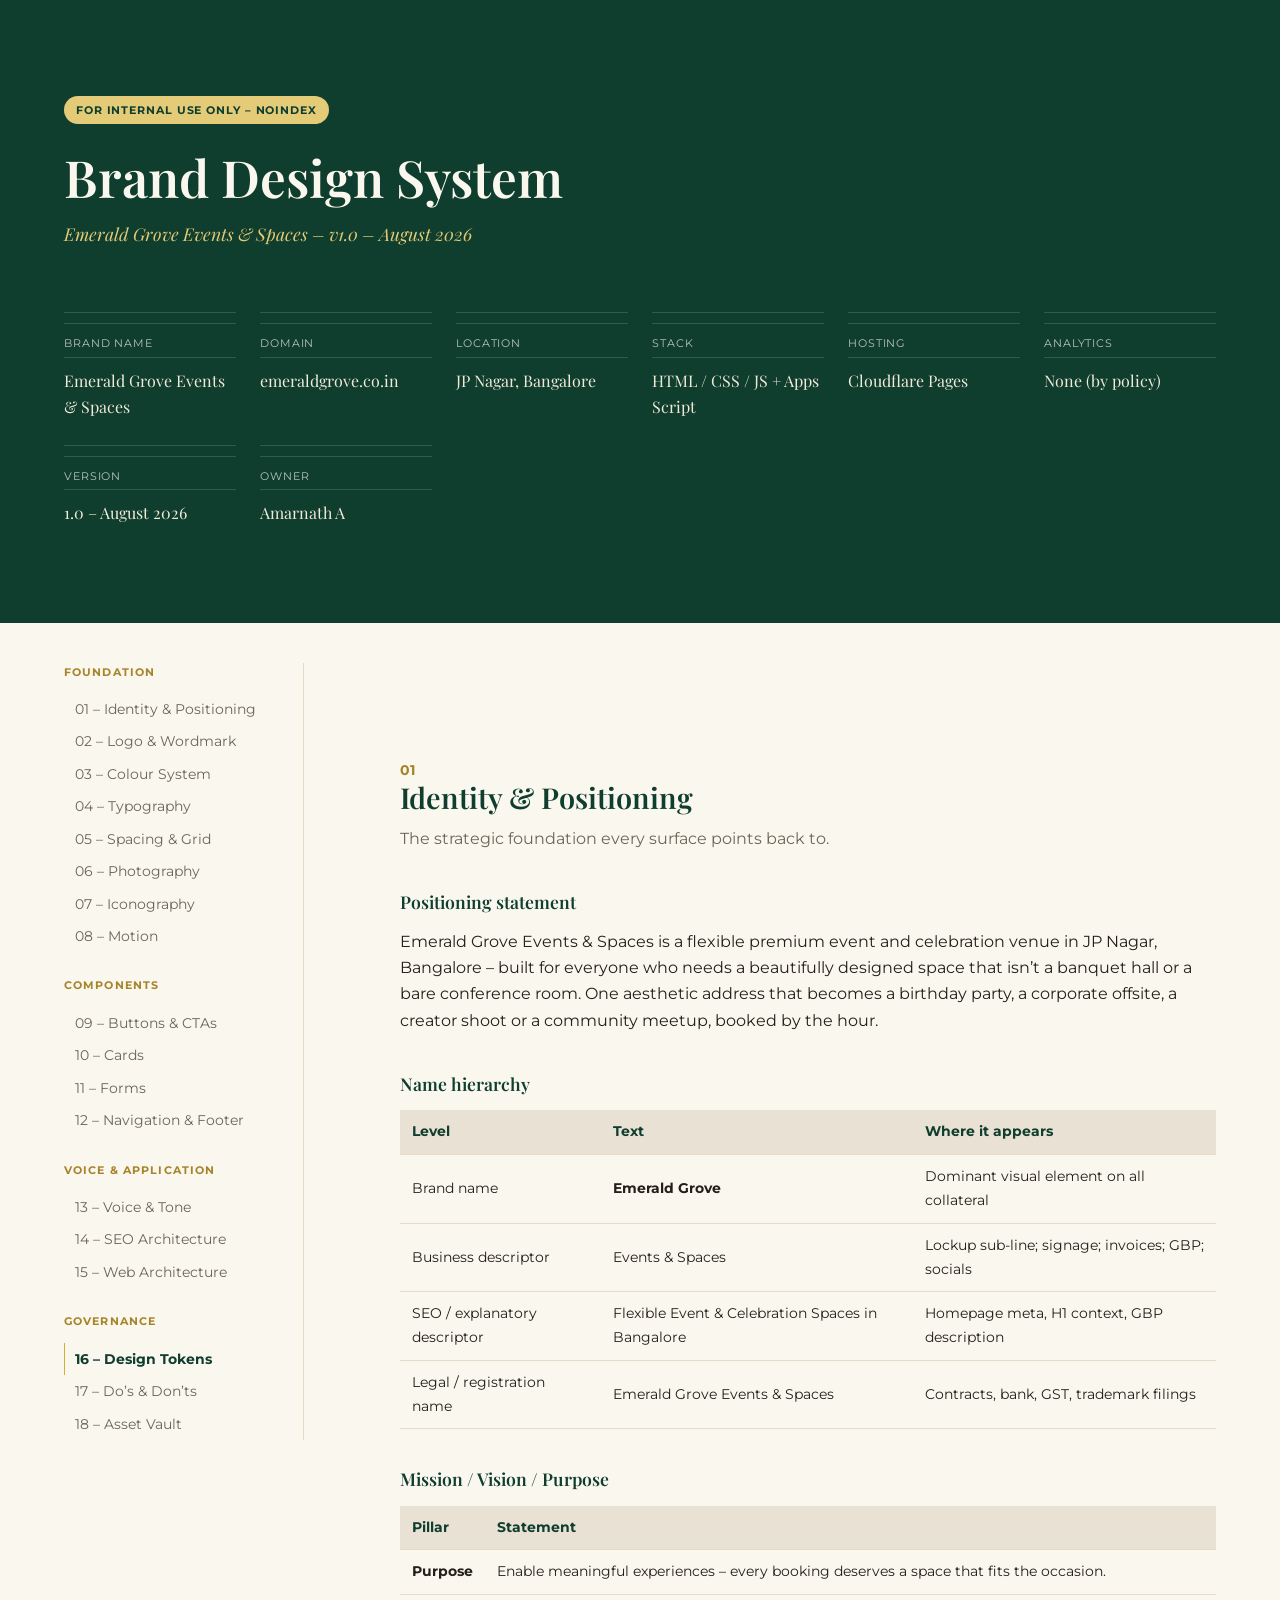
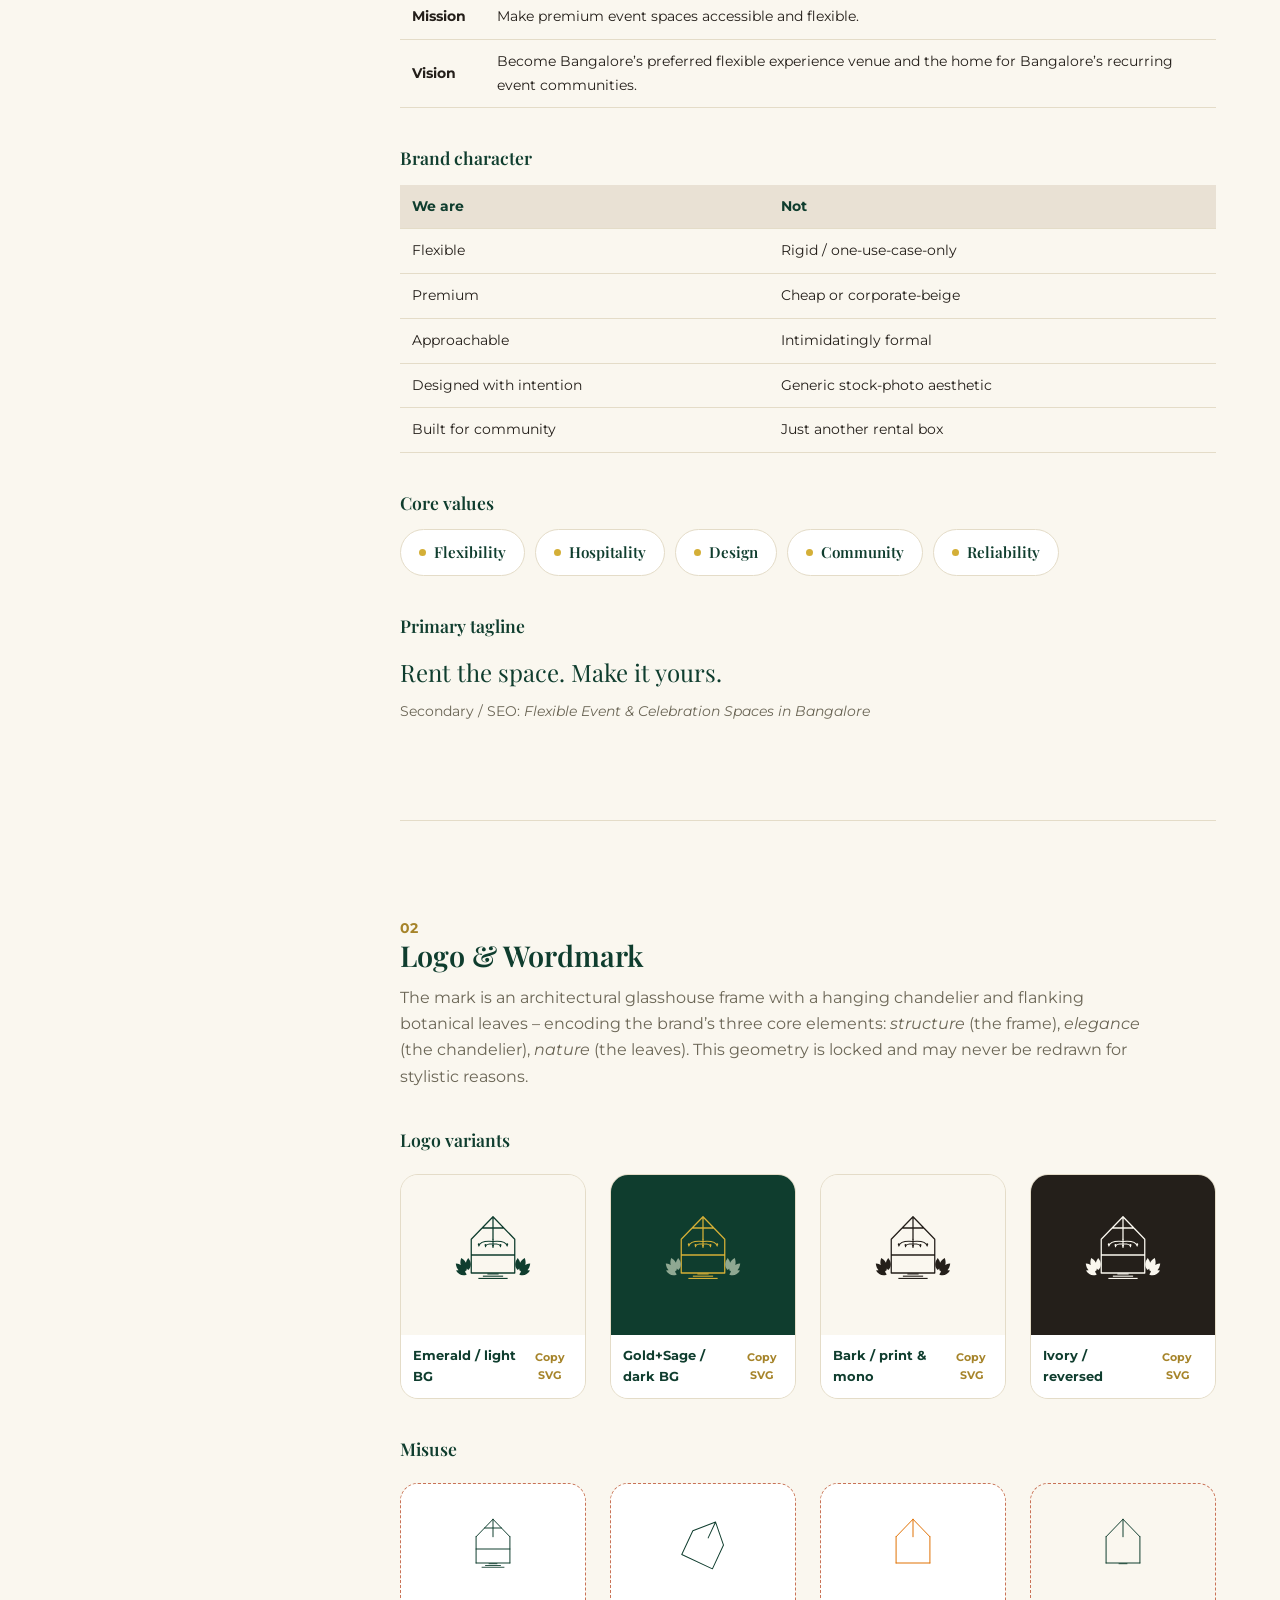
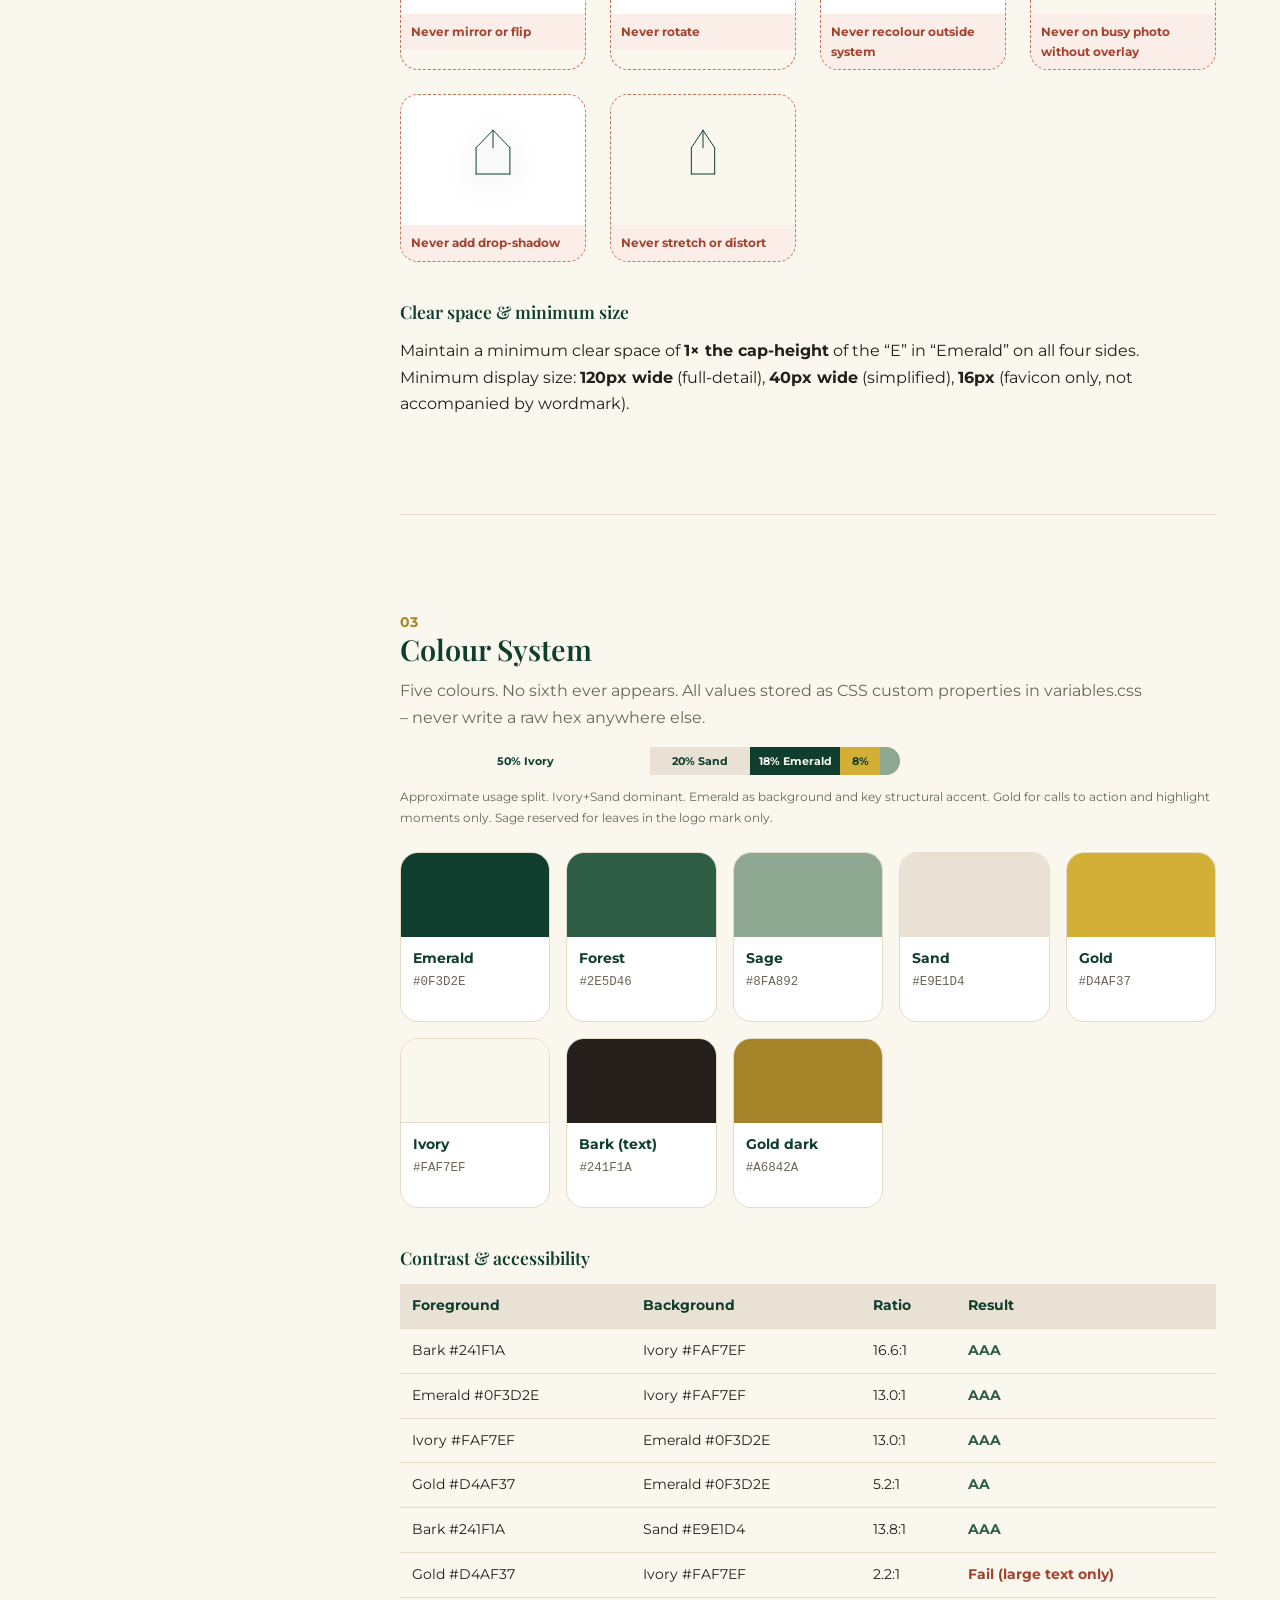
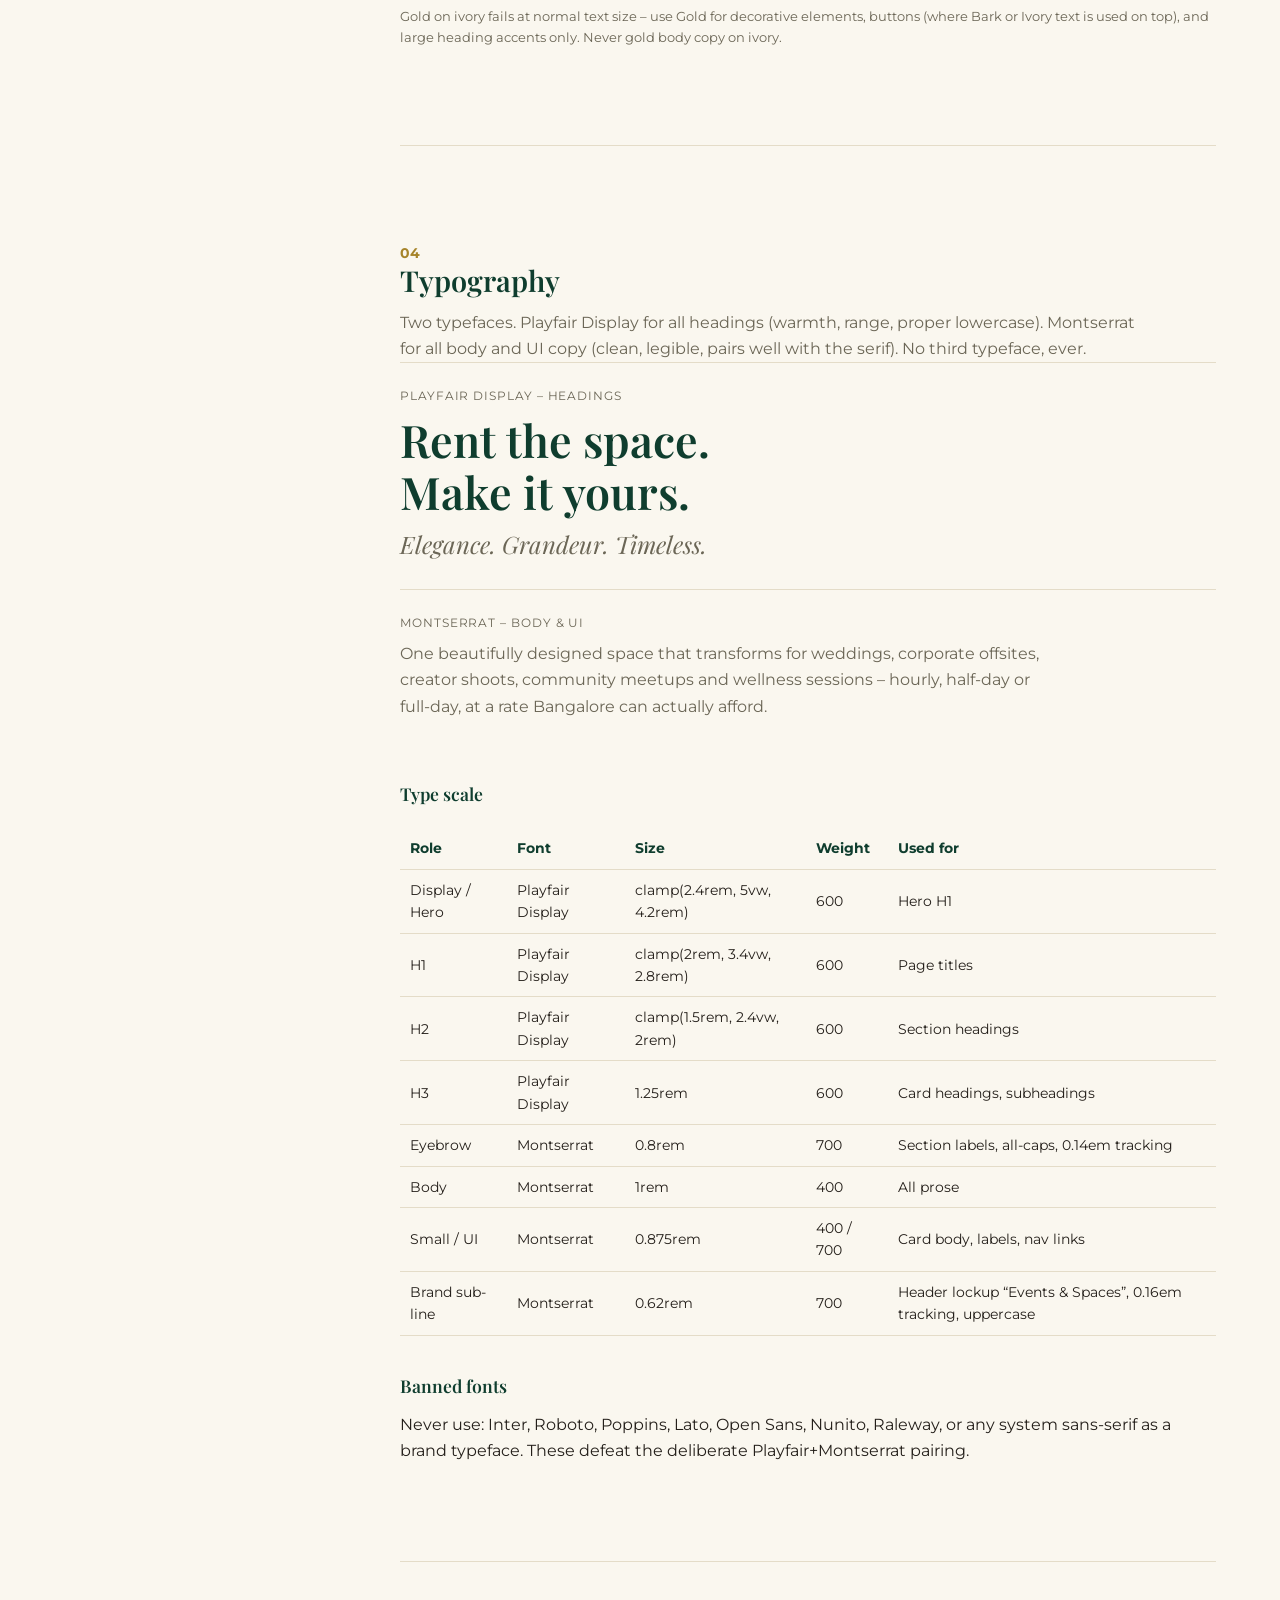
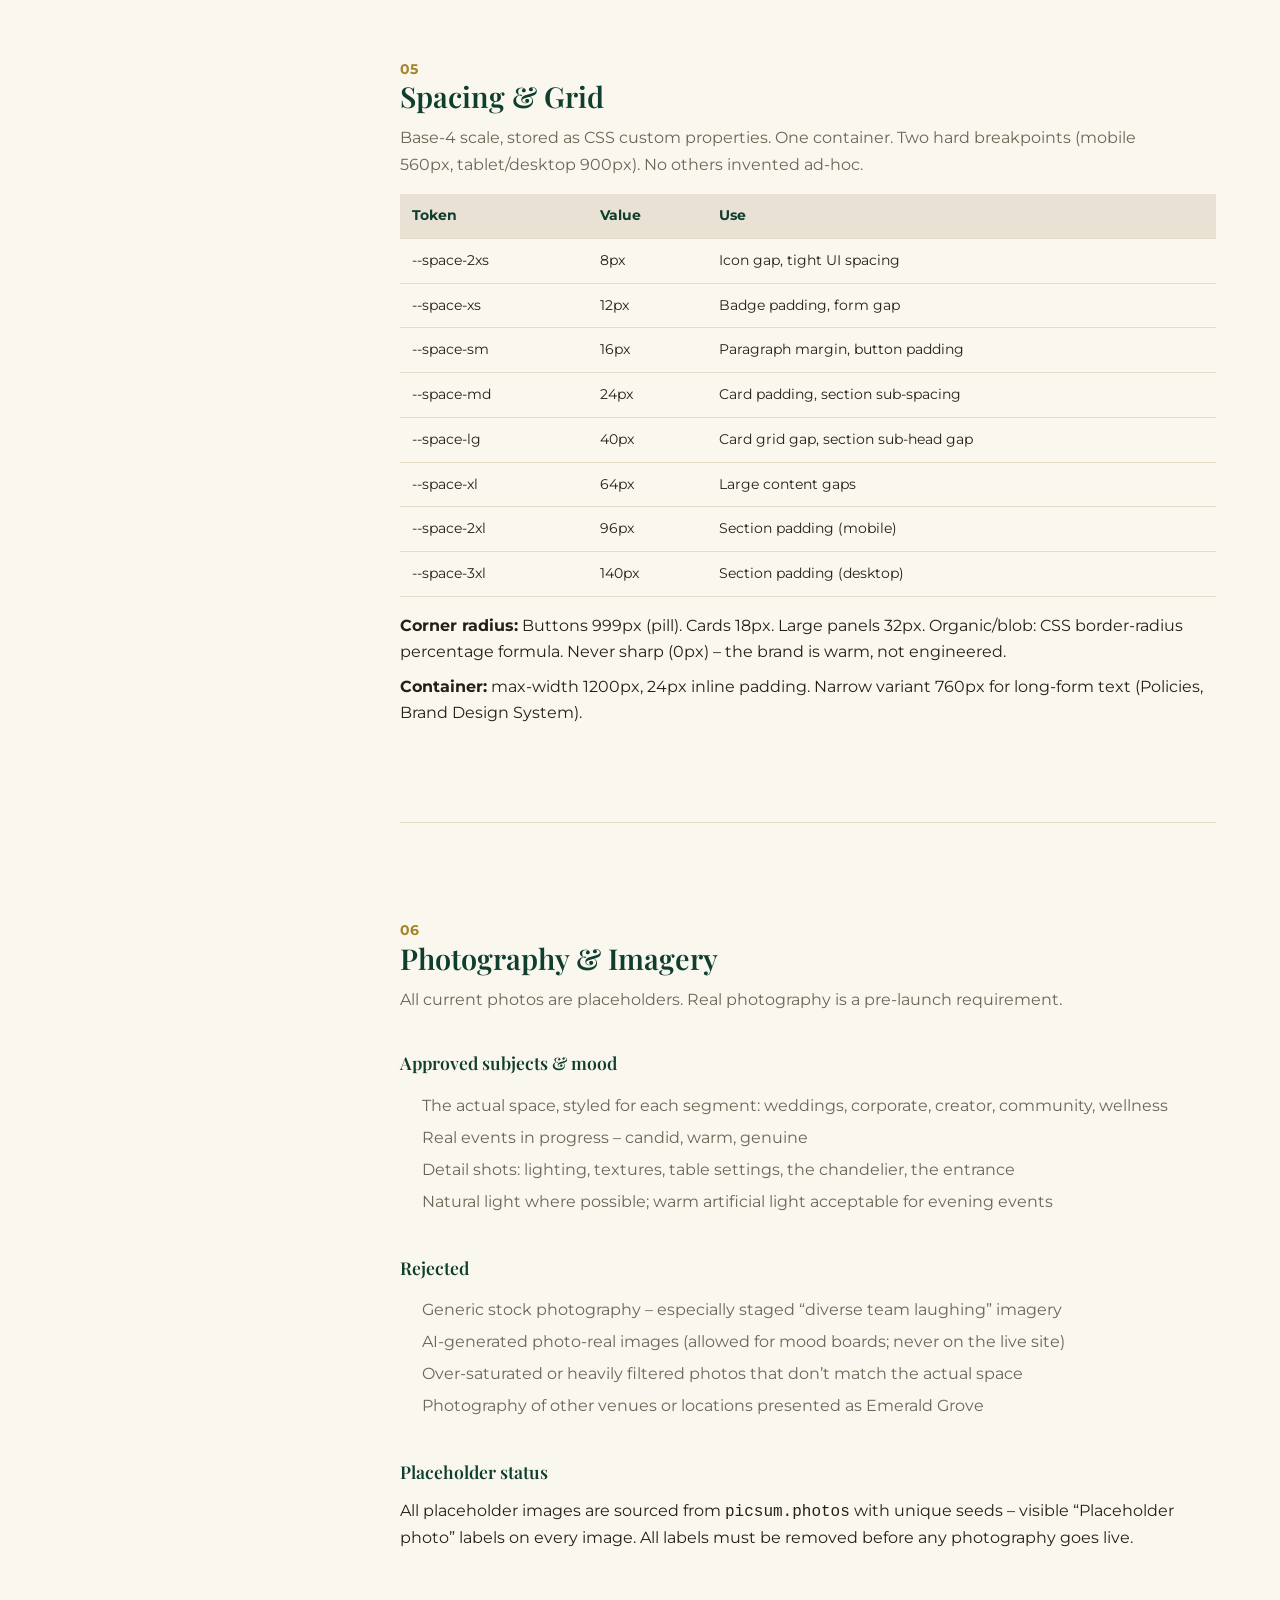
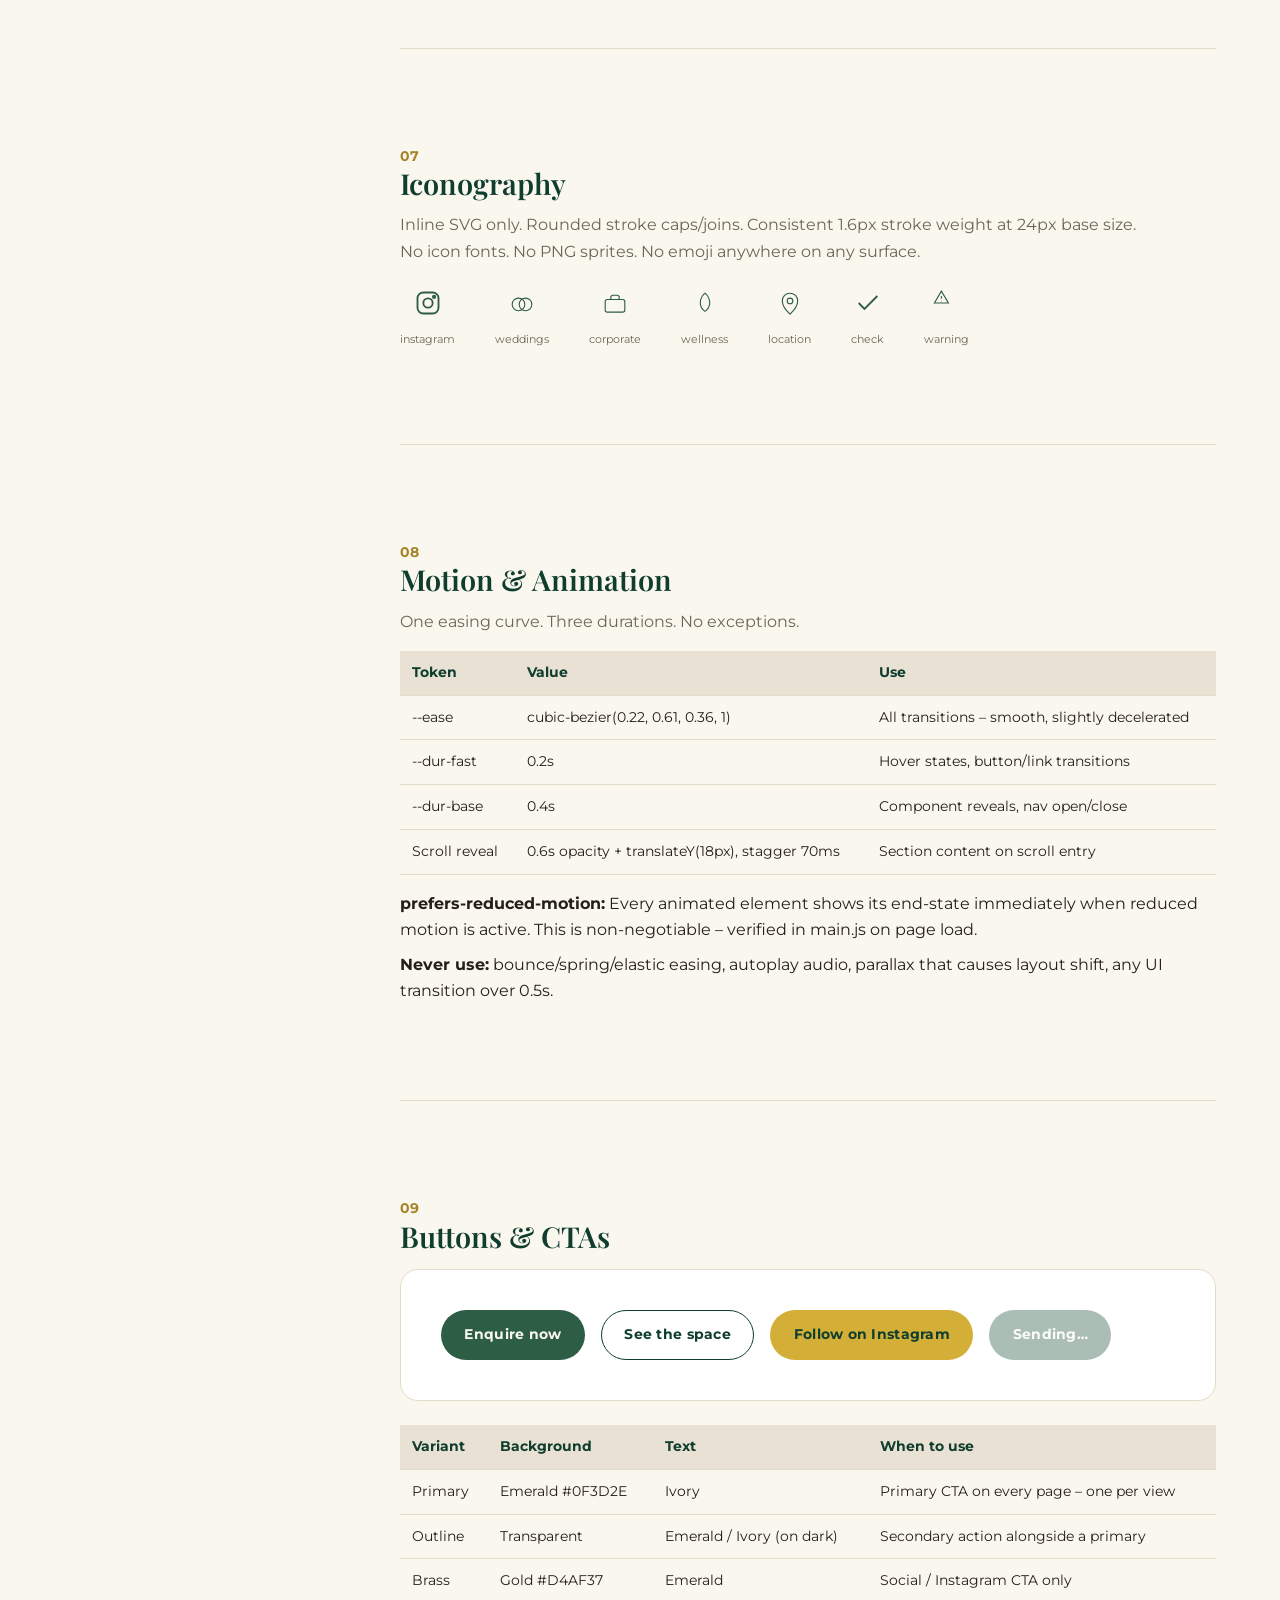
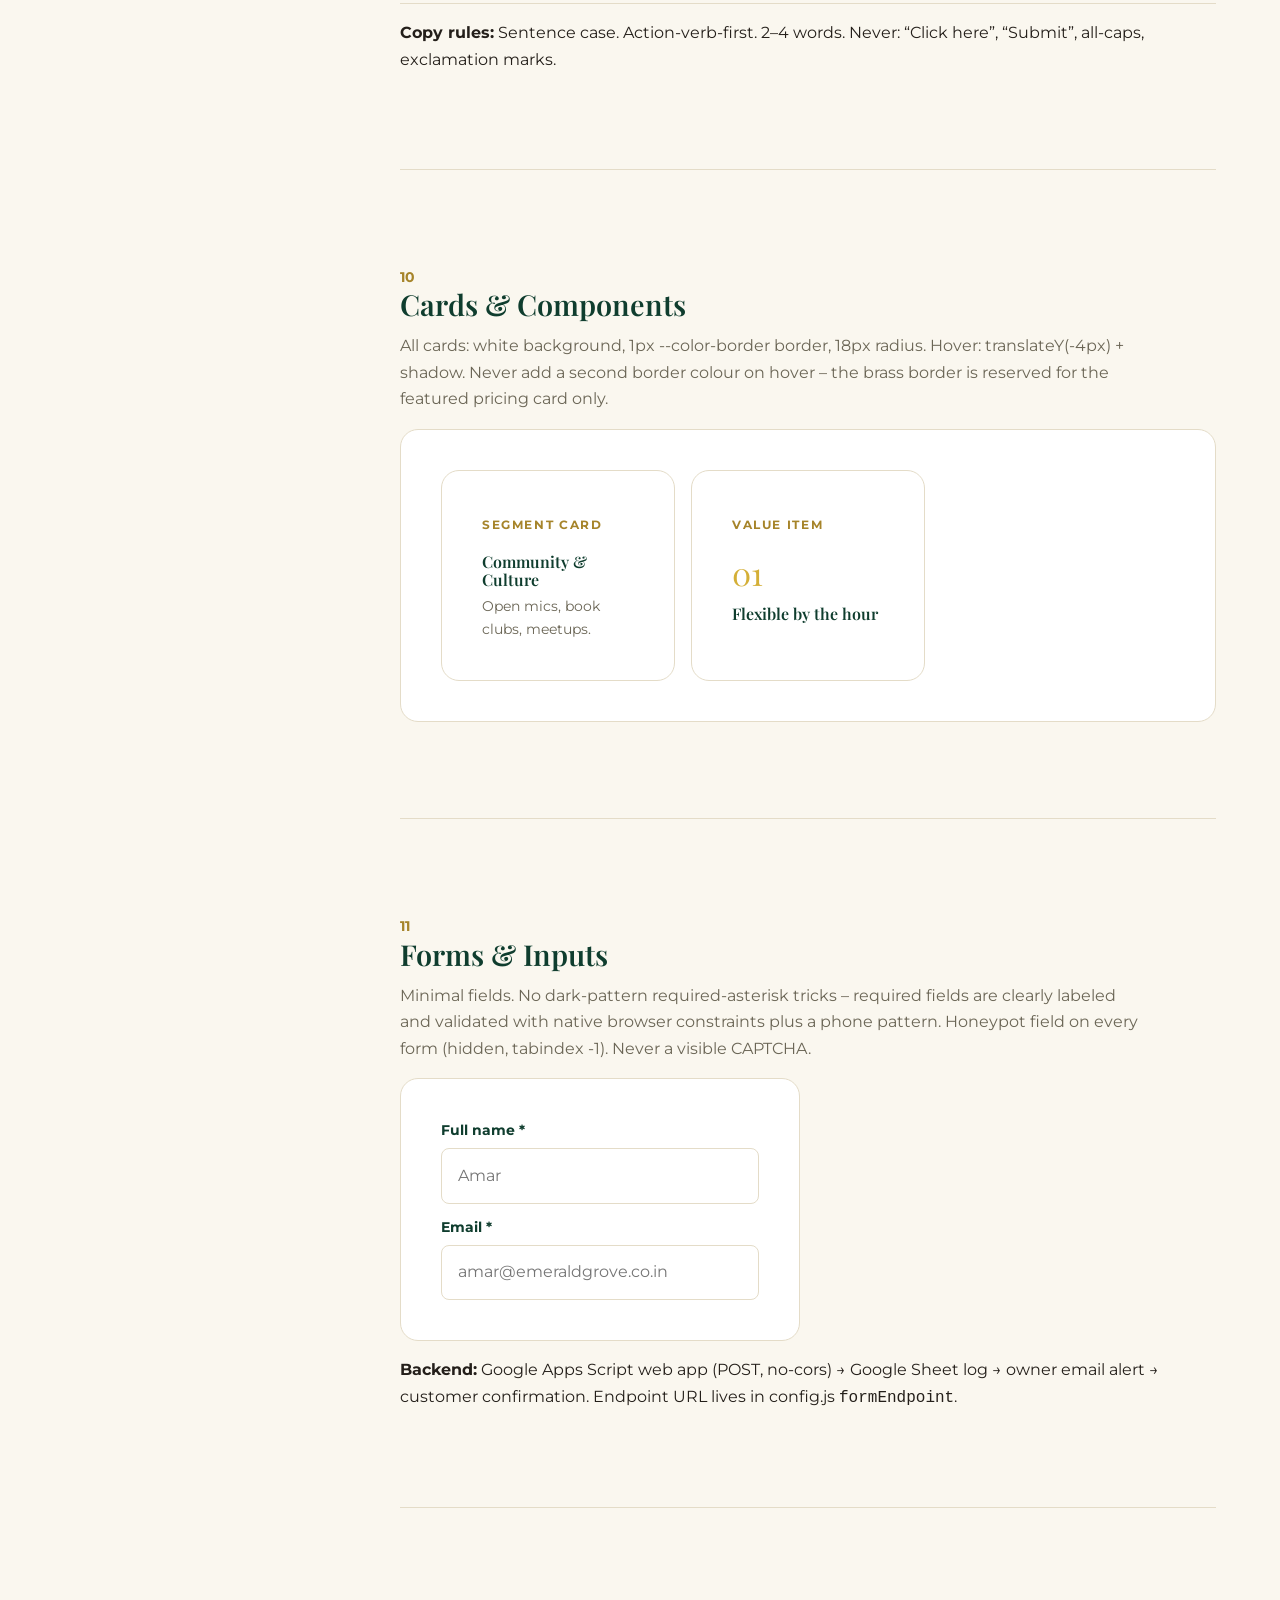
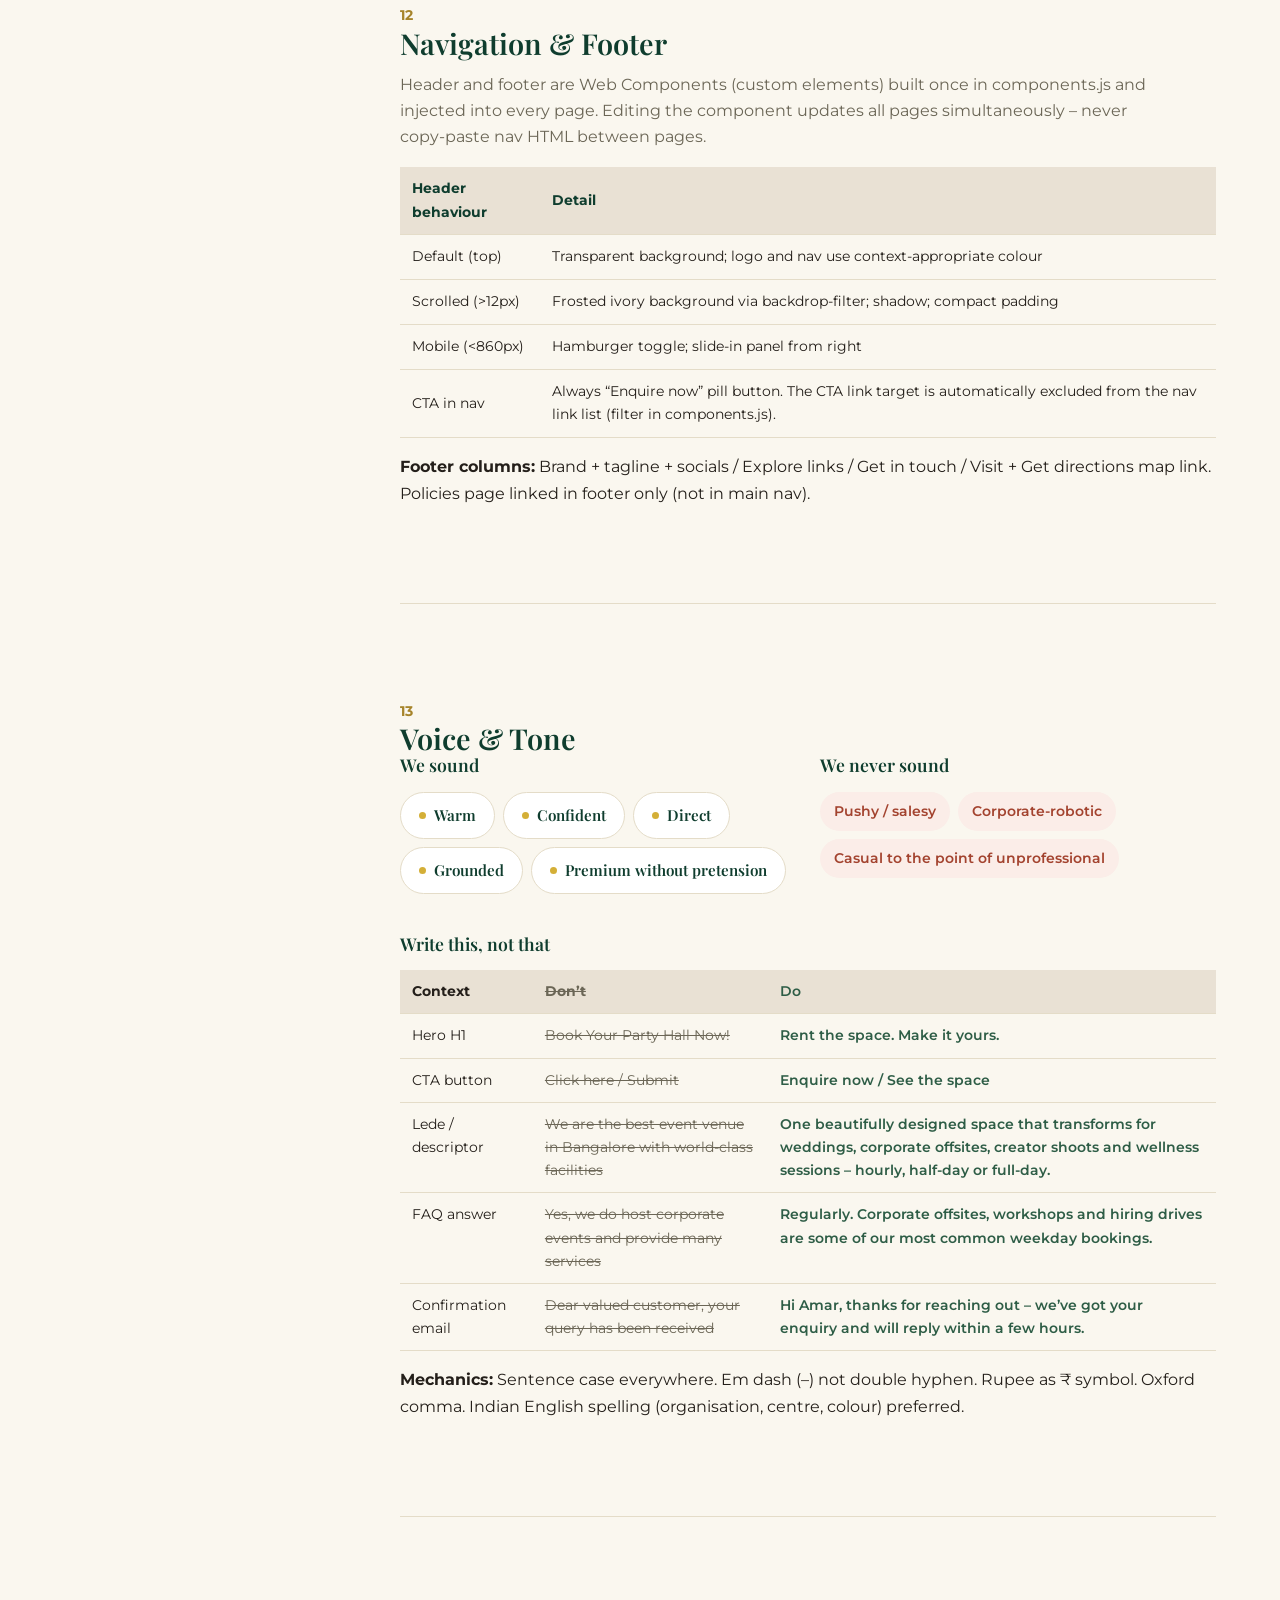
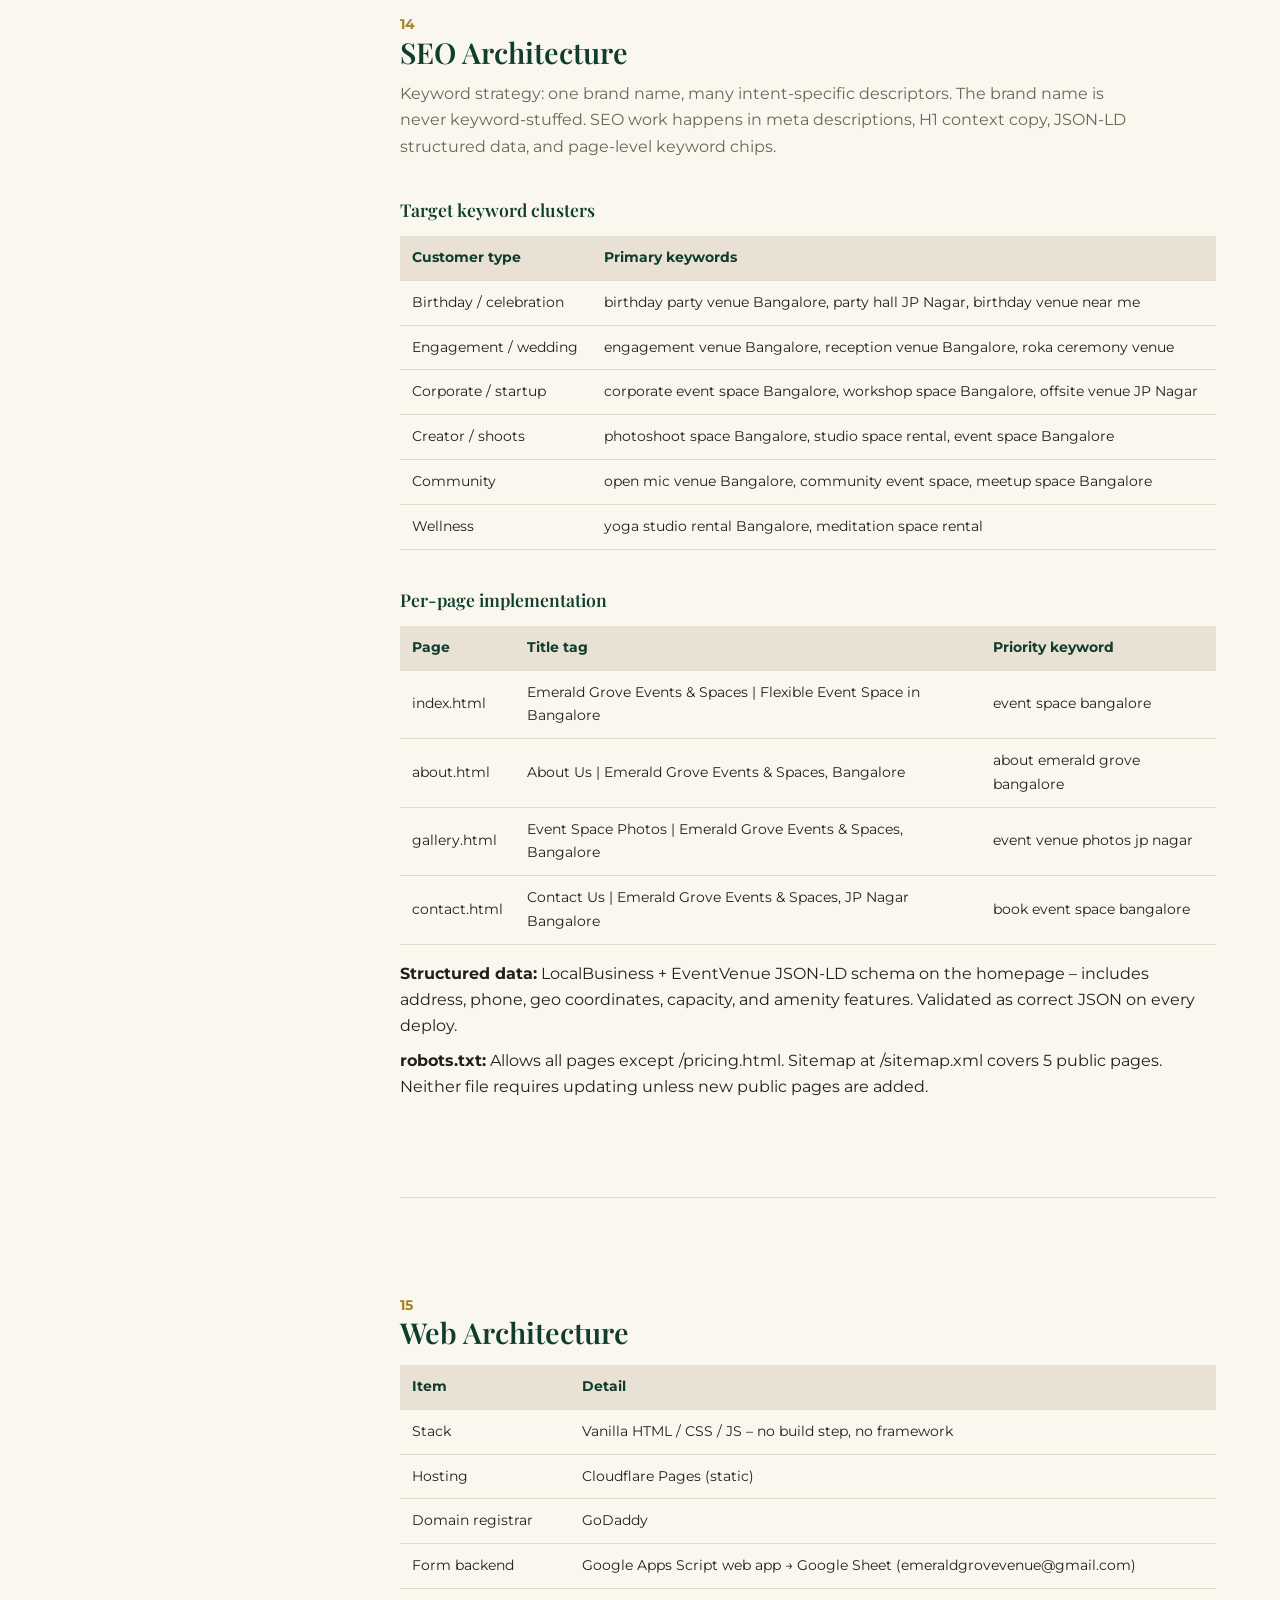
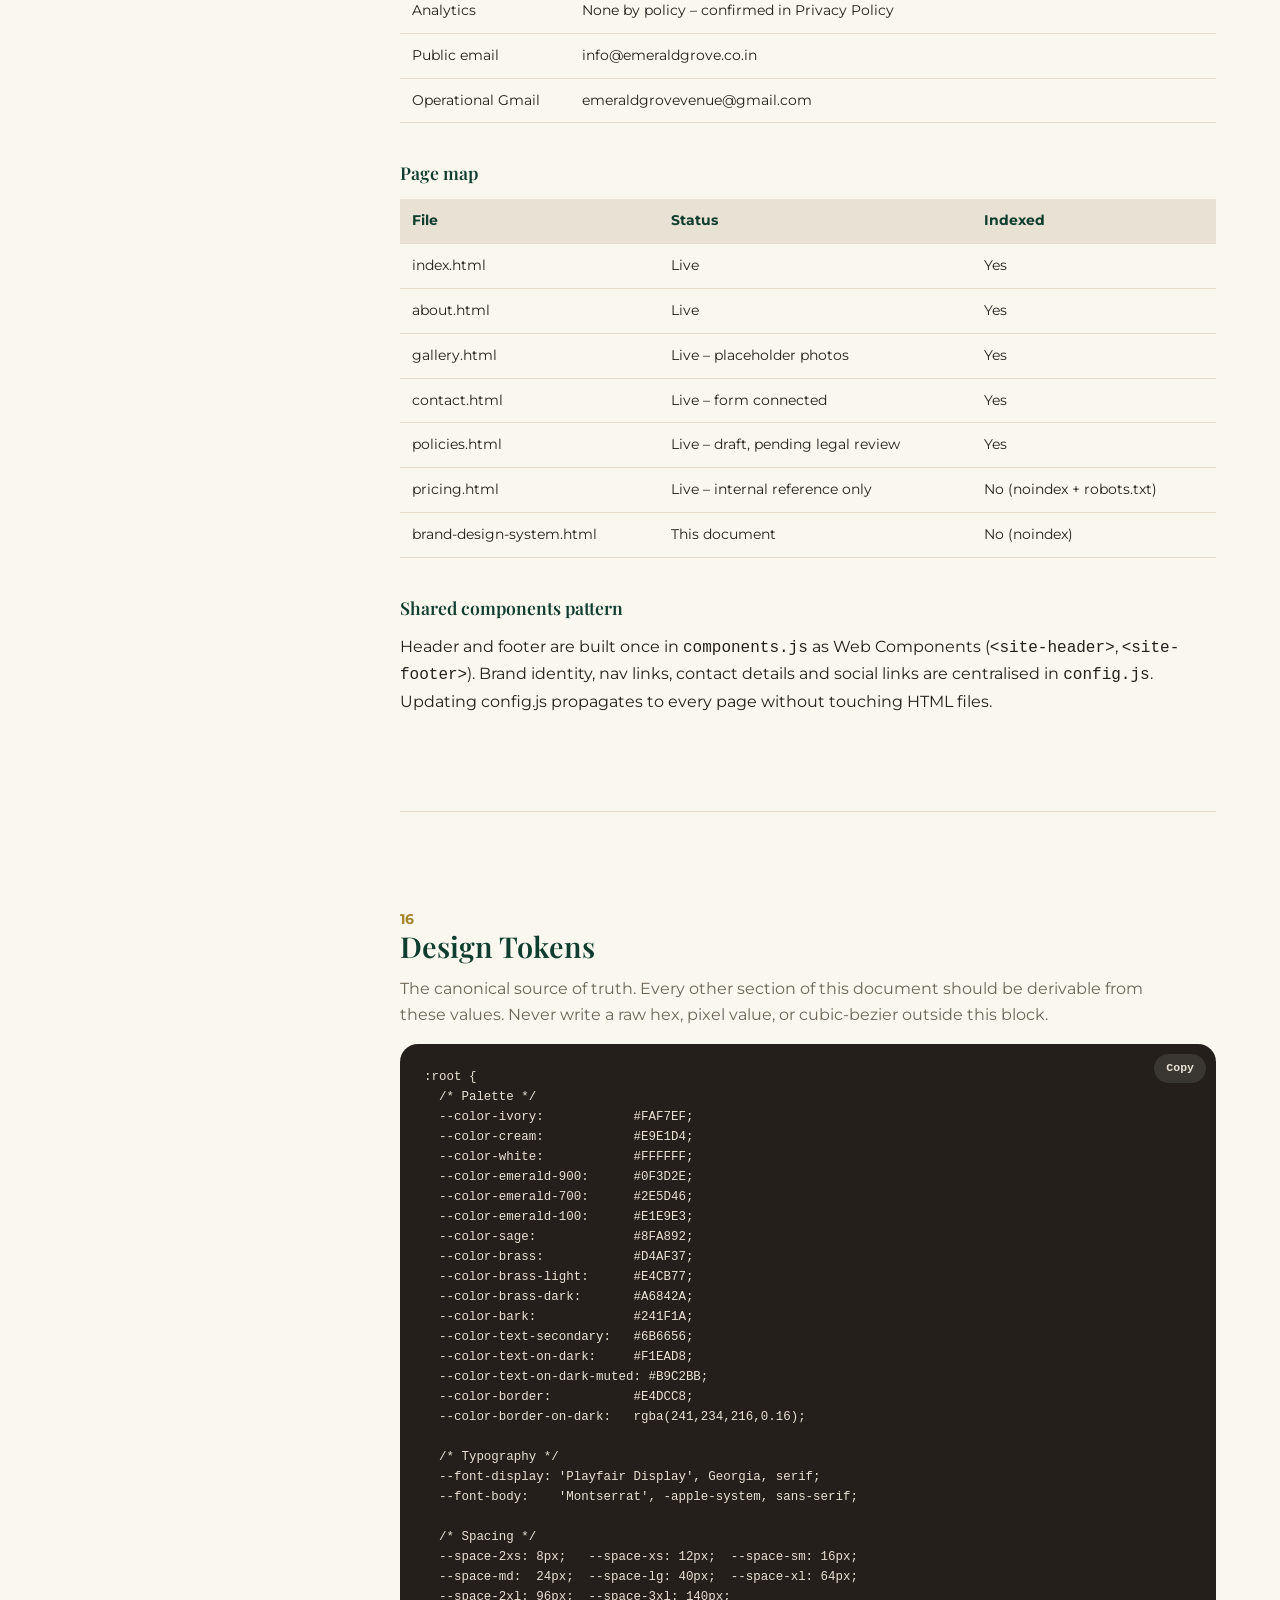
<file: brand-design-system.html>
<!DOCTYPE html>
<html lang="en">
<head>
<meta charset="UTF-8">
<meta name="viewport" content="width=device-width, initial-scale=1.0">
<title>Brand Design System – Emerald Grove Events &amp; Spaces</title>
<meta name="description" content="Internal brand design system for Emerald Grove Events & Spaces. For internal use only.">
<meta name="robots" content="noindex">
<link rel="icon" type="image/svg+xml" href="favicon.svg">
<link rel="preconnect" href="https://fonts.googleapis.com">
<link rel="preconnect" href="https://fonts.gstatic.com" crossorigin>
<link href="https://fonts.googleapis.com/css2?family=Playfair+Display:wght@500;600;700&family=Montserrat:wght@400;500;700&display=swap" rel="stylesheet">


<style>
:root {
  /* Locked brand palette – Emerald / Forest / Sage / Sand / Gold */
  --color-ivory: #FAF7EF;
  --color-cream: #E9E1D4;    /* "Sand" */
  --color-white: #FFFFFF;

  --color-emerald-900: #0F3D2E;   /* "Emerald" */
  --color-emerald-700: #2E5D46;   /* "Forest" */
  --color-emerald-600: #3A6E55;
  --color-emerald-500: #4A8267;
  --color-emerald-100: #E1E9E3;
  --color-sage: #8FA892;

  --color-brass: #D4AF37;         /* "Gold" */
  --color-brass-light: #E4CB77;
  --color-brass-dark: #A6842A;

  --color-bark: #241F1A;
  --color-text-secondary: #6B6656;
  --color-text-on-dark: #F1EAD8;
  --color-text-on-dark-muted: #B9C2BB;

  --color-border: #E4DCC8;
  --color-border-on-dark: rgba(241, 234, 216, 0.16);

  /* Typography – Playfair Display for headings (proper lowercase, works at
     paragraph-heading scale, unlike Cinzel which is caps-only and better
     reserved for the logo wordmark art itself); Montserrat for body. */
  --font-display: 'Playfair Display', Georgia, serif;
  --font-body: 'Montserrat', -apple-system, sans-serif;

  --fs-hero: clamp(2.4rem, 5vw, 4.2rem);
  --fs-h1: clamp(2rem, 3.4vw, 2.8rem);
  --fs-h2: clamp(1.5rem, 2.4vw, 2rem);
  --fs-h3: 1.25rem;
  --fs-body: 1rem;
  --fs-small: 0.875rem;
  --fs-eyebrow: 0.8rem;

  /* Spacing scale */
  --space-3xs: 4px;
  --space-2xs: 8px;
  --space-xs: 12px;
  --space-sm: 16px;
  --space-md: 24px;
  --space-lg: 40px;
  --space-xl: 64px;
  --space-2xl: 96px;
  --space-3xl: 140px;

  /* Shape & layout */
  --radius-sm: 8px;
  --radius-md: 18px;
  --radius-lg: 32px;
  --radius-organic: 62% 38% 55% 45% / 45% 55% 45% 55%;
  --container: 1200px;
  --container-narrow: 760px;

  /* Motion */
  --ease: cubic-bezier(0.22, 0.61, 0.36, 1);
  --dur-fast: 0.2s;
  --dur-base: 0.4s;

  /* Site identity – swap these when reusing the template for another venue */
  --brand-name: "Emerald Grove Events & Spaces";
  --brand-location: "JP Nagar, Bangalore";
}

/* ---------- Reset ---------- */
*, *::before, *::after { box-sizing: border-box; }
html { scroll-behavior: smooth; }
body {
  margin: 0;
  background: var(--color-ivory);
  color: var(--color-bark);
  font-family: var(--font-body);
  font-size: var(--fs-body);
  line-height: 1.65;
  -webkit-font-smoothing: antialiased;
}
img { max-width: 100%; display: block; }
a { color: inherit; text-decoration: none; }
ul { margin: 0; padding: 0; list-style: none; }
button { font: inherit; cursor: pointer; }
h1, h2, h3, h4 { font-family: var(--font-display); font-weight: 600; margin: 0; color: var(--color-emerald-900); line-height: 1.15; }
p { margin: 0; }

/* ---------- Layout primitives ---------- */
.container {
  width: 100%;
  max-width: var(--container);
  margin-inline: auto;
  padding-inline: var(--space-md);
}
.container--narrow { max-width: var(--container-narrow); }

.section { padding-block: var(--space-3xl); position: relative; overflow: clip; }
.section--cream { background: var(--color-cream); }
.section--dark { background: var(--color-emerald-900); color: var(--color-text-on-dark); }
.section--dark h2, .section--dark h3 { color: var(--color-text-on-dark); }

.eyebrow {
  font-family: var(--font-body);
  font-size: var(--fs-eyebrow);
  font-weight: 700;
  letter-spacing: 0.14em;
  text-transform: uppercase;
  color: var(--color-brass-dark);
  display: inline-block;
  margin-bottom: var(--space-xs);
}
.section--dark .eyebrow { color: var(--color-brass-light); }

.section-head { max-width: 640px; margin-bottom: var(--space-xl); }
.section-head--center { margin-inline: auto; text-align: center; }

/* Wavy accent underline – used under key words instead of a straight rule */
.underline-accent { position: relative; white-space: nowrap; }
.underline-accent svg { position: absolute; left: 0; bottom: -0.12em; width: 100%; height: 0.3em; }

/* ---------- Buttons ---------- */
.btn {
  display: inline-flex;
  align-items: center;
  gap: var(--space-2xs);
  padding: 0.9em 1.6em;
  border-radius: 999px;
  font-weight: 700;
  font-size: var(--fs-small);
  letter-spacing: 0.02em;
  border: 1px solid transparent;
  transition: transform var(--dur-fast) var(--ease), background var(--dur-fast) var(--ease), border-color var(--dur-fast) var(--ease);
}
.btn:hover { transform: translateY(-2px); }
.btn--primary { background: var(--color-emerald-700); color: var(--color-ivory); }
.btn--primary:hover { background: var(--color-emerald-600); }
.btn--outline { background: transparent; color: var(--color-emerald-900); border-color: var(--color-emerald-900); }
.btn--outline:hover { background: var(--color-emerald-900); color: var(--color-ivory); }
.section--dark .btn--outline { color: var(--color-text-on-dark); border-color: var(--color-border-on-dark); }
.section--dark .btn--outline:hover { background: var(--color-text-on-dark); color: var(--color-emerald-900); }
.btn--brass { background: var(--color-brass); color: var(--color-emerald-900); }
.btn--brass:hover { background: var(--color-brass-light); }

/* ---------- Botanical texture (very low-opacity, reused across pages) ---------- */
.texture-grove {
  position: absolute;
  inset: 0;
  pointer-events: none;
  opacity: 0.05;
  background-repeat: repeat;
  background-size: 220px 220px;
  background-image: url("data:image/svg+xml,%3Csvg xmlns='http://www.w3.org/2000/svg' width='220' height='220' viewBox='0 0 220 220'%3E%3Cg fill='none' stroke='%2312352A' stroke-width='1.4'%3E%3Cpath d='M20 200 C20 140 40 120 30 60'/%3E%3Cpath d='M30 90 C50 85 55 70 50 55'/%3E%3Cpath d='M30 130 C10 125 5 110 10 95'/%3E%3Cpath d='M170 210 C170 150 190 130 180 70'/%3E%3Cpath d='M180 100 C200 95 205 80 200 65'/%3E%3Cpath d='M180 140 C160 135 155 120 160 105'/%3E%3C/g%3E%3C/svg%3E");
}
.section--dark .texture-grove { opacity: 0.08; background-image: url("data:image/svg+xml,%3Csvg xmlns='http://www.w3.org/2000/svg' width='220' height='220' viewBox='0 0 220 220'%3E%3Cg fill='none' stroke='%23F1EAD8' stroke-width='1.4'%3E%3Cpath d='M20 200 C20 140 40 120 30 60'/%3E%3Cpath d='M30 90 C50 85 55 70 50 55'/%3E%3Cpath d='M30 130 C10 125 5 110 10 95'/%3E%3Cpath d='M170 210 C170 150 190 130 180 70'/%3E%3Cpath d='M180 100 C200 95 205 80 200 65'/%3E%3Cpath d='M180 140 C160 135 155 120 160 105'/%3E%3C/g%3E%3C/svg%3E");
}

/* ---------- Organic section divider ---------- */
.divider { display: block; width: 100%; height: 64px; margin-top: -1px; }

/* ---------- Utility ---------- */
.visually-hidden {
  position: absolute; width: 1px; height: 1px; overflow: hidden;
  clip: rect(0 0 0 0); white-space: nowrap; border: 0; padding: 0; margin: -1px;
}
.skip-link {
  position: absolute; left: -999px; top: 0; background: var(--color-emerald-900);
  color: var(--color-ivory); padding: 12px 20px; z-index: 200; border-radius: 0 0 8px 0;
}
.skip-link:focus { left: 0; }

@media (max-width: 720px) {
  .section { padding-block: var(--space-2xl); }
}

/* ---------- Scroll reveal (driven by main.js) ---------- */
[data-reveal] { opacity: 0; transform: translateY(18px); transition: opacity 0.7s var(--ease), transform 0.7s var(--ease); }
[data-reveal].is-visible { opacity: 1; transform: none; }
[data-reveal="stagger"] > * { opacity: 0; transform: translateY(18px); transition: opacity 0.6s var(--ease), transform 0.6s var(--ease); }
[data-reveal="stagger"].is-visible > * { opacity: 1; transform: none; }
[data-reveal="stagger"].is-visible > *:nth-child(1) { transition-delay: 0.05s; }
[data-reveal="stagger"].is-visible > *:nth-child(2) { transition-delay: 0.12s; }
[data-reveal="stagger"].is-visible > *:nth-child(3) { transition-delay: 0.19s; }
[data-reveal="stagger"].is-visible > *:nth-child(4) { transition-delay: 0.26s; }
[data-reveal="stagger"].is-visible > *:nth-child(5) { transition-delay: 0.33s; }

/* ---------- Decorative blobs (scattered across sections for visual life) ---------- */
.deco-blob { position: absolute; border-radius: var(--radius-organic); z-index: 0; pointer-events: none; }
.deco-blob--sm { width: 220px; height: 220px; }
.deco-blob--md { width: 360px; height: 360px; }
.deco-blob--lg { width: 560px; height: 560px; }
.deco-blob--emerald { background: var(--color-emerald-100); opacity: 0.7; }
.deco-blob--brass { background: var(--color-brass-light); opacity: 0.22; }
.deco-blob--outline { background: none; border: 1.5px solid var(--color-brass); opacity: 0.35; }
@media (max-width: 720px) { .deco-blob--lg { width: 340px; height: 340px; } .deco-blob--md { width: 240px; height: 240px; } }

/* ---------- Layout: sidebar + content ---------- */
.ds-shell { display: grid; grid-template-columns: 240px 1fr; gap: var(--space-2xl); align-items: start; padding-top: 40px; }
.ds-sidebar {
  position: sticky; top: 24px; max-height: calc(100vh - 48px); overflow-y: auto;
  padding-right: var(--space-sm); border-right: 1px solid var(--color-border);
}
.ds-sidebar .ds-group-label {
  font-size: 0.7rem; font-weight: 700; letter-spacing: 0.1em; text-transform: uppercase;
  color: var(--color-brass-dark); margin: var(--space-md) 0 var(--space-xs);
}
.ds-sidebar .ds-group-label:first-child { margin-top: 0; }
.ds-sidebar a {
  display: block; padding: 5px 0; font-size: 0.85rem; color: var(--color-text-secondary);
  border-left: 2px solid transparent; padding-left: 10px; margin-left: -1px;
}
.ds-sidebar a:hover { color: var(--color-emerald-900); }
.ds-sidebar a.is-active { color: var(--color-emerald-900); font-weight: 700; border-left-color: var(--color-brass); }
.ds-content { min-width: 0; }

@media (max-width: 980px) {
  .ds-shell { grid-template-columns: 1fr; }
  .ds-sidebar { position: static; max-height: none; border-right: none; border-bottom: 1px solid var(--color-border); padding-bottom: var(--space-md); }
}

/* ---------- Section chrome ---------- */
.ds-section { padding-block: var(--space-2xl); border-bottom: 1px solid var(--color-border); }
.ds-section:last-child { border-bottom: none; }
.ds-section h2 { font-size: 1.8rem; }
.ds-section .ds-num { color: var(--color-brass-dark); font-family: var(--font-body); font-weight: 700; font-size: 0.85rem; }
.ds-section > p.ds-intro { color: var(--color-text-secondary); max-width: 68ch; margin-top: var(--space-xs); }
.ds-subhead { font-size: 1.1rem; margin: var(--space-lg) 0 var(--space-sm); color: var(--color-emerald-900); }

/* ---------- Cover ---------- */
.ds-cover { background: var(--color-emerald-900); color: var(--color-text-on-dark); padding: var(--space-2xl) 0; position: relative; overflow: clip; }
.ds-cover h1 { color: var(--color-ivory); font-size: clamp(2.2rem, 4vw, 3.2rem); }
.ds-cover .ds-tag { color: var(--color-brass-light); font-size: 1.1rem; margin-top: var(--space-xs); font-family: var(--font-display); font-style: italic; }
.ds-facts { display: grid; grid-template-columns: repeat(auto-fit, minmax(160px,1fr)); gap: var(--space-md); margin-top: var(--space-xl); }
.ds-facts div { border-top: 1px solid var(--color-border-on-dark); padding-top: 10px; }
.ds-facts .k { font-size: 0.7rem; letter-spacing: 0.08em; text-transform: uppercase; color: var(--color-text-on-dark-muted); }
.ds-facts .v { font-family: var(--font-display); font-size: 1rem; margin-top: 4px; }
.ds-internal-badge {
  display: inline-block; font-size: 0.7rem; font-weight: 700; letter-spacing: 0.08em; text-transform: uppercase;
  color: var(--color-emerald-900); background: var(--color-brass-light); padding: 5px 12px; border-radius: 999px; margin-bottom: var(--space-md);
}

/* ---------- Swatches ---------- */
.swatch-grid { display: grid; grid-template-columns: repeat(auto-fill, minmax(140px,1fr)); gap: var(--space-sm); margin-top: var(--space-md); }
.swatch {
  border-radius: var(--radius-md); overflow: hidden; border: 1px solid var(--color-border); cursor: pointer;
  background: var(--color-white); transition: transform var(--dur-fast) var(--ease);
}
.swatch:hover { transform: translateY(-3px); }
.swatch .chip { height: 84px; }
.swatch .meta { padding: 10px 12px; }
.swatch .name { font-weight: 700; font-size: 0.85rem; color: var(--color-emerald-900); }
.swatch .hex { font-size: 0.78rem; color: var(--color-text-secondary); font-family: monospace; margin-top: 2px; }
.swatch .copied-flag { font-size: 0.72rem; color: var(--color-brass-dark); font-weight: 700; opacity: 0; transition: opacity 0.2s; }
.swatch.is-copied .copied-flag { opacity: 1; }

.ratio-bar { display: flex; height: 28px; border-radius: 999px; overflow: hidden; margin-top: var(--space-sm); max-width: 500px; }
.ratio-bar span { display: flex; align-items: center; justify-content: center; font-size: 0.7rem; font-weight: 700; color: var(--color-ivory); }

/* ---------- Contrast table ---------- */
.ds-table { width: 100%; border-collapse: collapse; margin-top: var(--space-sm); }
.ds-table th, .ds-table td { text-align: left; padding: 10px 12px; border-bottom: 1px solid var(--color-border); font-size: 0.9rem; }
.ds-table th { background: var(--color-cream); font-weight: 700; color: var(--color-emerald-900); }
.pass { color: var(--color-emerald-700); font-weight: 700; }
.fail { color: #A3432F; font-weight: 700; }

/* ---------- Type specimens ---------- */
.type-specimen { padding: var(--space-md) 0; border-top: 1px solid var(--color-border); }
.type-specimen .label { font-size: 0.72rem; letter-spacing: 0.08em; text-transform: uppercase; color: var(--color-text-secondary); margin-bottom: 8px; }
.scale-table { width: 100%; border-collapse: collapse; margin-top: var(--space-md); }
.scale-table th, .scale-table td { text-align: left; padding: 9px 10px; border-bottom: 1px solid var(--color-border); font-size: 0.85rem; vertical-align: middle; }
.scale-table th { color: var(--color-emerald-900); font-weight: 700; }

/* ---------- Logo variants ---------- */
.logo-variant-grid { display: grid; grid-template-columns: repeat(auto-fill, minmax(180px,1fr)); gap: var(--space-md); margin-top: var(--space-md); }
.logo-variant { border-radius: var(--radius-md); border: 1px solid var(--color-border); overflow: hidden; }
.logo-variant .stage { height: 160px; display: flex; align-items: center; justify-content: center; }
.logo-variant .stage svg { width: 90px; height: 90px; }
.logo-variant .cap { padding: 10px 12px; background: var(--color-white); font-size: 0.8rem; font-weight: 700; color: var(--color-emerald-900); display:flex; justify-content:space-between; align-items:center; gap:8px; }
.logo-variant .cap button { font-size: 0.7rem; font-weight: 700; color: var(--color-brass-dark); background:none; border:none; cursor:pointer; padding:0; }
.logo-size-row { display: flex; align-items: flex-end; gap: var(--space-lg); margin-top: var(--space-md); flex-wrap: wrap; }
.logo-size-row div { text-align: center; }
.logo-size-row .cap { font-size: 0.72rem; color: var(--color-text-secondary); margin-top: 6px; }

/* ---------- Code blocks ---------- */
.code-block {
  position: relative; background: var(--color-bark); color: #E9E1D4; border-radius: var(--radius-md);
  padding: var(--space-md); font-family: 'SFMono-Regular', Consolas, monospace; font-size: 0.78rem; line-height: 1.6;
  overflow-x: auto; margin-top: var(--space-sm);
}
.code-block pre { margin: 0; white-space: pre-wrap; word-break: break-word; }
.code-block .copy-btn {
  position: absolute; top: 10px; right: 10px; background: rgba(255,255,255,0.1); color: #E9E1D4;
  border: none; border-radius: 999px; padding: 5px 12px; font-size: 0.72rem; font-weight: 700; cursor: pointer;
}
.code-block .copy-btn:hover { background: rgba(255,255,255,0.18); }

/* ---------- Component previews ---------- */
.preview-box { background: var(--color-white); border: 1px solid var(--color-border); border-radius: var(--radius-md); padding: var(--space-lg); margin-top: var(--space-sm); }
.preview-row { display: flex; flex-wrap: wrap; gap: var(--space-sm); align-items: center; }

/* ---------- Do / Don't cards ---------- */
.dodont-grid { display: grid; grid-template-columns: 1fr 1fr; gap: var(--space-md); margin-top: var(--space-md); }
.dodont-card { border-radius: var(--radius-md); padding: var(--space-md) var(--space-lg); }
.dodont-card.do { background: var(--color-emerald-100); border: 1px solid var(--color-emerald-500); }
.dodont-card.dont { background: #FBEDE8; border: 1px solid #C97256; }
.dodont-card .tag { font-size: 0.7rem; font-weight: 700; letter-spacing: 0.08em; text-transform: uppercase; }
.dodont-card.do .tag { color: var(--color-emerald-700); }
.dodont-card.dont .tag { color: #A3432F; }
.dodont-card p { margin-top: 6px; font-size: 0.9rem; color: var(--color-bark); }
.dodont-card .why { margin-top: 6px; font-size: 0.8rem; color: var(--color-text-secondary); font-style: italic; }
@media (max-width: 700px) { .dodont-grid { grid-template-columns: 1fr; } }

/* ---------- Voice table ---------- */
.voice-table { width: 100%; border-collapse: collapse; margin-top: var(--space-sm); }
.voice-table th, .voice-table td { padding: 10px 12px; border-bottom: 1px solid var(--color-border); font-size: 0.88rem; vertical-align: top; }
.voice-table th { background: var(--color-cream); text-align: left; }
.voice-table .no { color: var(--color-text-secondary); text-decoration: line-through; }
.voice-table .yes { color: var(--color-emerald-700); font-weight: 600; }

/* ---------- Misuse gallery ---------- */
.misuse-grid { display: grid; grid-template-columns: repeat(auto-fill, minmax(160px,1fr)); gap: var(--space-md); margin-top: var(--space-md); }
.misuse-tile { border-radius: var(--radius-md); border: 1px dashed #C97256; overflow: hidden; }
.misuse-tile .stage { height: 130px; display: flex; align-items: center; justify-content: center; background: var(--color-cream); position: relative; }
.misuse-tile .stage svg { width: 70px; height: 70px; }
.misuse-tile .label { padding: 8px 10px; font-size: 0.75rem; color: #A3432F; font-weight: 700; background: #FBEDE8; }

/* ---------- Asset checklist ---------- */
.asset-table { width: 100%; border-collapse: collapse; margin-top: var(--space-sm); }
.asset-table th, .asset-table td { text-align: left; padding: 10px 12px; border-bottom: 1px solid var(--color-border); font-size: 0.88rem; }
.asset-table th { background: var(--color-cream); font-weight: 700; }
.status-pill { font-size: 0.72rem; font-weight: 700; padding: 3px 10px; border-radius: 999px; display: inline-block; }
.status-pill.shipped { background: var(--color-emerald-100); color: var(--color-emerald-700); }
.status-pill.placeholder { background: #FBEDE8; color: #A3432F; }
.status-pill.pending { background: var(--color-cream); color: var(--color-brass-dark); }

</style>
</head>
<body>

<!-- Cover -->
<div class="ds-cover">
  <div class="container" style="position:relative;">
    <div class="texture-grove" aria-hidden="true"></div>
    <div style="position:relative; z-index:1;">
      <span class="ds-internal-badge">For internal use only &ndash; noindex</span>
      <h1>Brand Design System</h1>
      <p class="ds-tag">Emerald Grove Events &amp; Spaces &ndash; v1.0 &ndash; August 2026</p>
      <div class="ds-facts">
        <div><div class="k">Brand name</div><div class="v">Emerald Grove Events &amp; Spaces</div></div>
        <div><div class="k">Domain</div><div class="v">emeraldgrove.co.in</div></div>
        <div><div class="k">Location</div><div class="v">JP Nagar, Bangalore</div></div>
        <div><div class="k">Stack</div><div class="v">HTML / CSS / JS + Apps Script</div></div>
        <div><div class="k">Hosting</div><div class="v">Cloudflare Pages</div></div>
        <div><div class="k">Analytics</div><div class="v">None (by policy)</div></div>
        <div><div class="k">Version</div><div class="v">1.0 &ndash; August 2026</div></div>
        <div><div class="k">Owner</div><div class="v">Amarnath A</div></div>
      </div>
    </div>
  </div>
</div>

<!-- Shell -->
<div class="container">
  <div class="ds-shell">

    <!-- Sidebar -->
    <nav class="ds-sidebar" aria-label="Design system sections">
      <div class="ds-group-label">Foundation</div>
      <a href="#identity">01 &ndash; Identity &amp; Positioning</a>
      <a href="#logo">02 &ndash; Logo &amp; Wordmark</a>
      <a href="#colour">03 &ndash; Colour System</a>
      <a href="#typography">04 &ndash; Typography</a>
      <a href="#spacing">05 &ndash; Spacing &amp; Grid</a>
      <a href="#photography">06 &ndash; Photography</a>
      <a href="#iconography">07 &ndash; Iconography</a>
      <a href="#motion">08 &ndash; Motion</a>
      <div class="ds-group-label">Components</div>
      <a href="#buttons">09 &ndash; Buttons &amp; CTAs</a>
      <a href="#cards">10 &ndash; Cards</a>
      <a href="#forms">11 &ndash; Forms</a>
      <a href="#nav">12 &ndash; Navigation &amp; Footer</a>
      <div class="ds-group-label">Voice &amp; Application</div>
      <a href="#voice">13 &ndash; Voice &amp; Tone</a>
      <a href="#seo">14 &ndash; SEO Architecture</a>
      <a href="#web">15 &ndash; Web Architecture</a>
      <div class="ds-group-label">Governance</div>
      <a href="#tokens">16 &ndash; Design Tokens</a>
      <a href="#dodont">17 &ndash; Do&rsquo;s &amp; Don&rsquo;ts</a>
      <a href="#assets">18 &ndash; Asset Vault</a>
    </nav>

    <!-- Content -->
    <main class="ds-content">

      <!-- 01 Identity -->
      <section class="ds-section" id="identity">
        <div class="ds-num">01</div>
        <h2>Identity &amp; Positioning</h2>
        <p class="ds-intro">The strategic foundation every surface points back to.</p>

        <h3 class="ds-subhead">Positioning statement</h3>
        <p>Emerald Grove Events &amp; Spaces is a flexible premium event and celebration venue in JP Nagar, Bangalore &ndash; built for everyone who needs a beautifully designed space that isn&rsquo;t a banquet hall or a bare conference room. One aesthetic address that becomes a birthday party, a corporate offsite, a creator shoot or a community meetup, booked by the hour.</p>

        <h3 class="ds-subhead">Name hierarchy</h3>
        <table class="ds-table">
          <tr><th>Level</th><th>Text</th><th>Where it appears</th></tr>
          <tr><td>Brand name</td><td><strong>Emerald Grove</strong></td><td>Dominant visual element on all collateral</td></tr>
          <tr><td>Business descriptor</td><td>Events &amp; Spaces</td><td>Lockup sub-line; signage; invoices; GBP; socials</td></tr>
          <tr><td>SEO / explanatory descriptor</td><td>Flexible Event &amp; Celebration Spaces in Bangalore</td><td>Homepage meta, H1 context, GBP description</td></tr>
          <tr><td>Legal / registration name</td><td>Emerald Grove Events &amp; Spaces</td><td>Contracts, bank, GST, trademark filings</td></tr>
        </table>

        <h3 class="ds-subhead">Mission / Vision / Purpose</h3>
        <table class="ds-table">
          <tr><th>Pillar</th><th>Statement</th></tr>
          <tr><td><strong>Purpose</strong></td><td>Enable meaningful experiences &ndash; every booking deserves a space that fits the occasion.</td></tr>
          <tr><td><strong>Mission</strong></td><td>Make premium event spaces accessible and flexible.</td></tr>
          <tr><td><strong>Vision</strong></td><td>Become Bangalore&rsquo;s preferred flexible experience venue and the home for Bangalore&rsquo;s recurring event communities.</td></tr>
        </table>

        <h3 class="ds-subhead">Brand character</h3>
        <table class="ds-table">
          <tr><th>We are</th><th>Not</th></tr>
          <tr><td>Flexible</td><td>Rigid / one-use-case-only</td></tr>
          <tr><td>Premium</td><td>Cheap or corporate-beige</td></tr>
          <tr><td>Approachable</td><td>Intimidatingly formal</td></tr>
          <tr><td>Designed with intention</td><td>Generic stock-photo aesthetic</td></tr>
          <tr><td>Built for community</td><td>Just another rental box</td></tr>
        </table>

        <h3 class="ds-subhead">Core values</h3>
        <div style="display:flex; flex-wrap:wrap; gap:10px; margin-top:12px;">
          <span class="value-chip"><span class="dot"></span>Flexibility</span>
          <span class="value-chip"><span class="dot"></span>Hospitality</span>
          <span class="value-chip"><span class="dot"></span>Design</span>
          <span class="value-chip"><span class="dot"></span>Community</span>
          <span class="value-chip"><span class="dot"></span>Reliability</span>
        </div>

        <h3 class="ds-subhead">Primary tagline</h3>
        <p style="font-family:var(--font-display); font-size:1.5rem; color:var(--color-emerald-900); margin-top:8px;">Rent the space. Make it yours.</p>
        <p style="margin-top:8px; color:var(--color-text-secondary); font-size:0.9rem;">Secondary / SEO: <em>Flexible Event &amp; Celebration Spaces in Bangalore</em></p>
      </section>

      <!-- 02 Logo -->
      <section class="ds-section" id="logo">
        <div class="ds-num">02</div>
        <h2>Logo &amp; Wordmark</h2>
        <p class="ds-intro">The mark is an architectural glasshouse frame with a hanging chandelier and flanking botanical leaves &ndash; encoding the brand&rsquo;s three core elements: <em>structure</em> (the frame), <em>elegance</em> (the chandelier), <em>nature</em> (the leaves). This geometry is locked and may never be redrawn for stylistic reasons.</p>

        <h3 class="ds-subhead">Logo variants</h3>
        <div class="logo-variant-grid">
          <div class="logo-variant">
            <div class="stage" style="background:#FAF7EF;">
              <svg viewBox="0 0 240 240" aria-hidden="true" id="svg-light">
                <g fill="#0F3D2E" stroke="none"><rect x="105" y="169" width="30" height="3"/><rect x="93" y="175" width="54" height="3"/><rect x="81" y="181" width="78" height="3"/></g>
                <path d="M120,18 L62,78 M120,18 L178,78 M62,78 L62,168 M178,78 L178,168 M62,168 L178,168 M120,18 L120,78 M91,48 L149,48 M62,120 L178,120" fill="none" stroke="#0F3D2E" stroke-width="3.4" stroke-linecap="round" stroke-linejoin="round"/>
                <path d="M120,78 L120,100 M120,90 C108,90 100,92 100,98 M120,90 C132,90 140,92 140,98 M120,84 C100,82 85,86 82,96 M120,84 C140,82 155,86 158,96 M120,100 L120,96 M100,98 L100,94 M140,98 L140,94 M82,96 L82,92 M158,96 L158,92" fill="none" stroke="#0F3D2E" stroke-width="3" stroke-linecap="round" stroke-linejoin="round"/>
                <g fill="#0F3D2E" stroke="none"><circle cx="120" cy="95" r="2.6"/><circle cx="100" cy="93" r="2.6"/><circle cx="140" cy="93" r="2.6"/><circle cx="82" cy="91" r="2.6"/><circle cx="158" cy="91" r="2.6"/></g>
                <g fill="#0F3D2E" stroke="none"><path d="M0,0 C-9,-8 -10,-22 0,-34 C10,-22 9,-8 0,0 Z" transform="translate(50,172) rotate(-70) scale(0.9)"/><path d="M0,0 C-9,-8 -10,-22 0,-34 C10,-22 9,-8 0,0 Z" transform="translate(46,168) rotate(-45) scale(1.05)"/><path d="M0,0 C-9,-8 -10,-22 0,-34 C10,-22 9,-8 0,0 Z" transform="translate(48,163) rotate(-20) scale(1.1)"/><path d="M0,0 C-9,-8 -10,-22 0,-34 C10,-22 9,-8 0,0 Z" transform="translate(54,160) rotate(0) scale(0.95)"/><path d="M0,0 C-9,-8 -10,-22 0,-34 C10,-22 9,-8 0,0 Z" transform="translate(190,172) rotate(70) scale(0.9)"/><path d="M0,0 C-9,-8 -10,-22 0,-34 C10,-22 9,-8 0,0 Z" transform="translate(194,168) rotate(45) scale(1.05)"/><path d="M0,0 C-9,-8 -10,-22 0,-34 C10,-22 9,-8 0,0 Z" transform="translate(192,163) rotate(20) scale(1.1)"/><path d="M0,0 C-9,-8 -10,-22 0,-34 C10,-22 9,-8 0,0 Z" transform="translate(186,160) rotate(0) scale(0.95)"/></g>
              </svg>
            </div>
            <div class="cap">Emerald / light BG <button data-copy-target="svg-light">Copy SVG</button></div>
          </div>
          <div class="logo-variant">
            <div class="stage" style="background:#0F3D2E;">
              <svg viewBox="0 0 240 240" aria-hidden="true" id="svg-dark">
                <g fill="#D4AF37" stroke="none"><rect x="105" y="169" width="30" height="3"/><rect x="93" y="175" width="54" height="3"/><rect x="81" y="181" width="78" height="3"/></g>
                <path d="M120,18 L62,78 M120,18 L178,78 M62,78 L62,168 M178,78 L178,168 M62,168 L178,168 M120,18 L120,78 M91,48 L149,48 M62,120 L178,120" fill="none" stroke="#D4AF37" stroke-width="3.4" stroke-linecap="round" stroke-linejoin="round"/>
                <path d="M120,78 L120,100 M120,90 C108,90 100,92 100,98 M120,90 C132,90 140,92 140,98 M120,84 C100,82 85,86 82,96 M120,84 C140,82 155,86 158,96 M120,100 L120,96 M100,98 L100,94 M140,98 L140,94 M82,96 L82,92 M158,96 L158,92" fill="none" stroke="#D4AF37" stroke-width="3" stroke-linecap="round" stroke-linejoin="round"/>
                <g fill="#D4AF37" stroke="none"><circle cx="120" cy="95" r="2.6"/><circle cx="100" cy="93" r="2.6"/><circle cx="140" cy="93" r="2.6"/><circle cx="82" cy="91" r="2.6"/><circle cx="158" cy="91" r="2.6"/></g>
                <g fill="#8FA892" stroke="none"><path d="M0,0 C-9,-8 -10,-22 0,-34 C10,-22 9,-8 0,0 Z" transform="translate(50,172) rotate(-70) scale(0.9)"/><path d="M0,0 C-9,-8 -10,-22 0,-34 C10,-22 9,-8 0,0 Z" transform="translate(46,168) rotate(-45) scale(1.05)"/><path d="M0,0 C-9,-8 -10,-22 0,-34 C10,-22 9,-8 0,0 Z" transform="translate(48,163) rotate(-20) scale(1.1)"/><path d="M0,0 C-9,-8 -10,-22 0,-34 C10,-22 9,-8 0,0 Z" transform="translate(54,160) rotate(0) scale(0.95)"/><path d="M0,0 C-9,-8 -10,-22 0,-34 C10,-22 9,-8 0,0 Z" transform="translate(190,172) rotate(70) scale(0.9)"/><path d="M0,0 C-9,-8 -10,-22 0,-34 C10,-22 9,-8 0,0 Z" transform="translate(194,168) rotate(45) scale(1.05)"/><path d="M0,0 C-9,-8 -10,-22 0,-34 C10,-22 9,-8 0,0 Z" transform="translate(192,163) rotate(20) scale(1.1)"/><path d="M0,0 C-9,-8 -10,-22 0,-34 C10,-22 9,-8 0,0 Z" transform="translate(186,160) rotate(0) scale(0.95)"/></g>
              </svg>
            </div>
            <div class="cap">Gold+Sage / dark BG <button data-copy-target="svg-dark">Copy SVG</button></div>
          </div>
          <div class="logo-variant">
            <div class="stage" style="background:#FAF7EF;">
              <svg viewBox="0 0 240 240" aria-hidden="true" id="svg-bw">
                <g fill="#241F1A" stroke="none"><rect x="105" y="169" width="30" height="3"/><rect x="93" y="175" width="54" height="3"/><rect x="81" y="181" width="78" height="3"/></g>
                <path d="M120,18 L62,78 M120,18 L178,78 M62,78 L62,168 M178,78 L178,168 M62,168 L178,168 M120,18 L120,78 M91,48 L149,48 M62,120 L178,120" fill="none" stroke="#241F1A" stroke-width="3.4" stroke-linecap="round" stroke-linejoin="round"/>
                <path d="M120,78 L120,100 M120,90 C108,90 100,92 100,98 M120,90 C132,90 140,92 140,98 M120,84 C100,82 85,86 82,96 M120,84 C140,82 155,86 158,96 M120,100 L120,96 M100,98 L100,94 M140,98 L140,94 M82,96 L82,92 M158,96 L158,92" fill="none" stroke="#241F1A" stroke-width="3" stroke-linecap="round" stroke-linejoin="round"/>
                <g fill="#241F1A" stroke="none"><circle cx="120" cy="95" r="2.6"/><circle cx="100" cy="93" r="2.6"/><circle cx="140" cy="93" r="2.6"/><circle cx="82" cy="91" r="2.6"/><circle cx="158" cy="91" r="2.6"/></g>
                <g fill="#241F1A" stroke="none"><path d="M0,0 C-9,-8 -10,-22 0,-34 C10,-22 9,-8 0,0 Z" transform="translate(50,172) rotate(-70) scale(0.9)"/><path d="M0,0 C-9,-8 -10,-22 0,-34 C10,-22 9,-8 0,0 Z" transform="translate(46,168) rotate(-45) scale(1.05)"/><path d="M0,0 C-9,-8 -10,-22 0,-34 C10,-22 9,-8 0,0 Z" transform="translate(48,163) rotate(-20) scale(1.1)"/><path d="M0,0 C-9,-8 -10,-22 0,-34 C10,-22 9,-8 0,0 Z" transform="translate(54,160) rotate(0) scale(0.95)"/><path d="M0,0 C-9,-8 -10,-22 0,-34 C10,-22 9,-8 0,0 Z" transform="translate(190,172) rotate(70) scale(0.9)"/><path d="M0,0 C-9,-8 -10,-22 0,-34 C10,-22 9,-8 0,0 Z" transform="translate(194,168) rotate(45) scale(1.05)"/><path d="M0,0 C-9,-8 -10,-22 0,-34 C10,-22 9,-8 0,0 Z" transform="translate(192,163) rotate(20) scale(1.1)"/><path d="M0,0 C-9,-8 -10,-22 0,-34 C10,-22 9,-8 0,0 Z" transform="translate(186,160) rotate(0) scale(0.95)"/></g>
              </svg>
            </div>
            <div class="cap">Bark / print &amp; mono <button data-copy-target="svg-bw">Copy SVG</button></div>
          </div>
          <div class="logo-variant">
            <div class="stage" style="background:#241F1A;">
              <svg viewBox="0 0 240 240" aria-hidden="true" id="svg-white">
                <g fill="#FAF7EF" stroke="none"><rect x="105" y="169" width="30" height="3"/><rect x="93" y="175" width="54" height="3"/><rect x="81" y="181" width="78" height="3"/></g>
                <path d="M120,18 L62,78 M120,18 L178,78 M62,78 L62,168 M178,78 L178,168 M62,168 L178,168 M120,18 L120,78 M91,48 L149,48 M62,120 L178,120" fill="none" stroke="#FAF7EF" stroke-width="3.4" stroke-linecap="round" stroke-linejoin="round"/>
                <path d="M120,78 L120,100 M120,90 C108,90 100,92 100,98 M120,90 C132,90 140,92 140,98 M120,84 C100,82 85,86 82,96 M120,84 C140,82 155,86 158,96 M120,100 L120,96 M100,98 L100,94 M140,98 L140,94 M82,96 L82,92 M158,96 L158,92" fill="none" stroke="#FAF7EF" stroke-width="3" stroke-linecap="round" stroke-linejoin="round"/>
                <g fill="#FAF7EF" stroke="none"><circle cx="120" cy="95" r="2.6"/><circle cx="100" cy="93" r="2.6"/><circle cx="140" cy="93" r="2.6"/><circle cx="82" cy="91" r="2.6"/><circle cx="158" cy="91" r="2.6"/></g>
                <g fill="#FAF7EF" stroke="none"><path d="M0,0 C-9,-8 -10,-22 0,-34 C10,-22 9,-8 0,0 Z" transform="translate(50,172) rotate(-70) scale(0.9)"/><path d="M0,0 C-9,-8 -10,-22 0,-34 C10,-22 9,-8 0,0 Z" transform="translate(46,168) rotate(-45) scale(1.05)"/><path d="M0,0 C-9,-8 -10,-22 0,-34 C10,-22 9,-8 0,0 Z" transform="translate(48,163) rotate(-20) scale(1.1)"/><path d="M0,0 C-9,-8 -10,-22 0,-34 C10,-22 9,-8 0,0 Z" transform="translate(54,160) rotate(0) scale(0.95)"/><path d="M0,0 C-9,-8 -10,-22 0,-34 C10,-22 9,-8 0,0 Z" transform="translate(190,172) rotate(70) scale(0.9)"/><path d="M0,0 C-9,-8 -10,-22 0,-34 C10,-22 9,-8 0,0 Z" transform="translate(194,168) rotate(45) scale(1.05)"/><path d="M0,0 C-9,-8 -10,-22 0,-34 C10,-22 9,-8 0,0 Z" transform="translate(192,163) rotate(20) scale(1.1)"/><path d="M0,0 C-9,-8 -10,-22 0,-34 C10,-22 9,-8 0,0 Z" transform="translate(186,160) rotate(0) scale(0.95)"/></g>
              </svg>
            </div>
            <div class="cap">Ivory / reversed <button data-copy-target="svg-white">Copy SVG</button></div>
          </div>
        </div>

        <h3 class="ds-subhead">Misuse</h3>
        <div class="misuse-grid">
          <div class="misuse-tile"><div class="stage" style="background:#FFF;"><svg viewBox="0 0 240 240" width="70" height="70" style="transform:scaleX(-1);"><g fill="#0F3D2E" stroke="none"><rect x="105" y="169" width="30" height="3"/><rect x="93" y="175" width="54" height="3"/><rect x="81" y="181" width="78" height="3"/></g><path d="M120,18 L62,78 M120,18 L178,78 M62,78 L62,168 M178,78 L178,168 M62,168 L178,168 M120,18 L120,78 M91,48 L149,48 M62,120 L178,120" fill="none" stroke="#0F3D2E" stroke-width="3.4" stroke-linecap="round" stroke-linejoin="round"/></svg></div><div class="label">Never mirror or flip</div></div>
          <div class="misuse-tile"><div class="stage" style="background:#FFF;"><svg viewBox="0 0 240 240" width="70" height="70" style="transform:rotate(25deg);"><path d="M120,18 L62,78 M120,18 L178,78 M62,78 L62,168 M178,78 L178,168 M62,168 L178,168 M120,18 L120,78" fill="none" stroke="#0F3D2E" stroke-width="3.4" stroke-linecap="round"/></svg></div><div class="label">Never rotate</div></div>
          <div class="misuse-tile"><div class="stage" style="background:#FFF;"><svg viewBox="0 0 240 240" width="70" height="70"><path d="M120,18 L62,78 M120,18 L178,78 M62,78 L62,168 M178,78 L178,168 M62,168 L178,168 M120,18 L120,78" fill="none" stroke="#E07000" stroke-width="3.4" stroke-linecap="round"/></svg></div><div class="label">Never recolour outside system</div></div>
          <div class="misuse-tile"><div class="stage" style="background:url('https://picsum.photos/seed/misuse-bg/160/130') center/cover;"><svg viewBox="0 0 240 240" width="70" height="70"><g fill="#0F3D2E" stroke="none"><rect x="105" y="169" width="30" height="3"/></g><path d="M120,18 L62,78 M120,18 L178,78 M62,78 L62,168 M178,78 L178,168 M62,168 L178,168 M120,18 L120,78" fill="none" stroke="#0F3D2E" stroke-width="3.4" stroke-linecap="round"/></svg></div><div class="label">Never on busy photo without overlay</div></div>
          <div class="misuse-tile"><div class="stage" style="background:#FFF;"><svg viewBox="0 0 240 240" width="70" height="70" style="filter:drop-shadow(0 6px 12px rgba(0,0,0,0.5));"><path d="M120,18 L62,78 M120,18 L178,78 M62,78 L62,168 M178,78 L178,168 M62,168 L178,168 M120,18 L120,78" fill="none" stroke="#0F3D2E" stroke-width="3.4" stroke-linecap="round"/></svg></div><div class="label">Never add drop-shadow</div></div>
          <div class="misuse-tile"><div class="stage" style="background:#FAF7EF;"><svg viewBox="0 0 100 240" width="35" height="70"><path d="M50,18 L10,78 M50,18 L90,78 M10,78 L10,168 M90,78 L90,168 M10,168 L90,168 M50,18 L50,78" fill="none" stroke="#0F3D2E" stroke-width="3.4" stroke-linecap="round"/></svg></div><div class="label">Never stretch or distort</div></div>
        </div>

        <h3 class="ds-subhead">Clear space &amp; minimum size</h3>
        <p>Maintain a minimum clear space of <strong>1&times; the cap-height</strong> of the &ldquo;E&rdquo; in &ldquo;Emerald&rdquo; on all four sides. Minimum display size: <strong>120px wide</strong> (full-detail), <strong>40px wide</strong> (simplified), <strong>16px</strong> (favicon only, not accompanied by wordmark).</p>
      </section>

      <!-- 03 Colour -->
      <section class="ds-section" id="colour">
        <div class="ds-num">03</div>
        <h2>Colour System</h2>
        <p class="ds-intro">Five colours. No sixth ever appears. All values stored as CSS custom properties in variables.css &ndash; never write a raw hex anywhere else.</p>

        <div class="ratio-bar" style="margin-bottom:12px;">
          <span style="background:#FAF7EF; color:#0F3D2E; flex:0 0 50%;">50% Ivory</span>
          <span style="background:#E9E1D4; color:#0F3D2E; flex:0 0 20%;">20% Sand</span>
          <span style="background:#0F3D2E; flex:0 0 18%;">18% Emerald</span>
          <span style="background:#D4AF37; color:#0F3D2E; flex:0 0 8%;">8%</span>
          <span style="background:#8FA892; flex:0 0 4%;">&nbsp;</span>
        </div>
        <p style="font-size:0.78rem; color:var(--color-text-secondary); margin-bottom:var(--space-md);">Approximate usage split. Ivory+Sand dominant. Emerald as background and key structural accent. Gold for calls to action and highlight moments only. Sage reserved for leaves in the logo mark only.</p>

        <div class="swatch-grid">
          <div class="swatch" data-hex="#0F3D2E"><div class="chip" style="background:#0F3D2E;"></div><div class="meta"><div class="name">Emerald</div><div class="hex">#0F3D2E</div><div class="copied-flag">&#10003; Copied</div></div></div>
          <div class="swatch" data-hex="#2E5D46"><div class="chip" style="background:#2E5D46;"></div><div class="meta"><div class="name">Forest</div><div class="hex">#2E5D46</div><div class="copied-flag">&#10003; Copied</div></div></div>
          <div class="swatch" data-hex="#8FA892"><div class="chip" style="background:#8FA892;"></div><div class="meta"><div class="name">Sage</div><div class="hex">#8FA892</div><div class="copied-flag">&#10003; Copied</div></div></div>
          <div class="swatch" data-hex="#E9E1D4"><div class="chip" style="background:#E9E1D4;"></div><div class="meta"><div class="name">Sand</div><div class="hex">#E9E1D4</div><div class="copied-flag">&#10003; Copied</div></div></div>
          <div class="swatch" data-hex="#D4AF37"><div class="chip" style="background:#D4AF37;"></div><div class="meta"><div class="name">Gold</div><div class="hex">#D4AF37</div><div class="copied-flag">&#10003; Copied</div></div></div>
          <div class="swatch" data-hex="#FAF7EF"><div class="chip" style="background:#FAF7EF; border-bottom:1px solid #E4DCC8;"></div><div class="meta"><div class="name">Ivory</div><div class="hex">#FAF7EF</div><div class="copied-flag">&#10003; Copied</div></div></div>
          <div class="swatch" data-hex="#241F1A"><div class="chip" style="background:#241F1A;"></div><div class="meta"><div class="name">Bark (text)</div><div class="hex">#241F1A</div><div class="copied-flag">&#10003; Copied</div></div></div>
          <div class="swatch" data-hex="#A6842A"><div class="chip" style="background:#A6842A;"></div><div class="meta"><div class="name">Gold dark</div><div class="hex">#A6842A</div><div class="copied-flag">&#10003; Copied</div></div></div>
        </div>

        <h3 class="ds-subhead">Contrast &amp; accessibility</h3>
        <table class="ds-table">
          <tr><th>Foreground</th><th>Background</th><th>Ratio</th><th>Result</th></tr>
          <tr><td>Bark #241F1A</td><td>Ivory #FAF7EF</td><td>16.6:1</td><td class="pass">AAA</td></tr>
          <tr><td>Emerald #0F3D2E</td><td>Ivory #FAF7EF</td><td>13.0:1</td><td class="pass">AAA</td></tr>
          <tr><td>Ivory #FAF7EF</td><td>Emerald #0F3D2E</td><td>13.0:1</td><td class="pass">AAA</td></tr>
          <tr><td>Gold #D4AF37</td><td>Emerald #0F3D2E</td><td>5.2:1</td><td class="pass">AA</td></tr>
          <tr><td>Bark #241F1A</td><td>Sand #E9E1D4</td><td>13.8:1</td><td class="pass">AAA</td></tr>
          <tr><td>Gold #D4AF37</td><td>Ivory #FAF7EF</td><td>2.2:1</td><td class="fail">Fail (large text only)</td></tr>
        </table>
        <p style="font-size:0.82rem; color:var(--color-text-secondary); margin-top:8px;">Gold on ivory fails at normal text size &ndash; use Gold for decorative elements, buttons (where Bark or Ivory text is used on top), and large heading accents only. Never gold body copy on ivory.</p>
      </section>

      <!-- 04 Typography -->
      <section class="ds-section" id="typography">
        <div class="ds-num">04</div>
        <h2>Typography</h2>
        <p class="ds-intro">Two typefaces. Playfair Display for all headings (warmth, range, proper lowercase). Montserrat for all body and UI copy (clean, legible, pairs well with the serif). No third typeface, ever.</p>

        <div class="type-specimen">
          <div class="label">Playfair Display &ndash; headings</div>
          <p style="font-family:'Playfair Display',Georgia,serif; font-size:2.8rem; font-weight:600; line-height:1.15; color:var(--color-emerald-900);">Rent the space.<br>Make it yours.</p>
          <p style="font-family:'Playfair Display',Georgia,serif; font-size:1.5rem; font-style:italic; color:var(--color-text-secondary); margin-top:8px;">Elegance. Grandeur. Timeless.</p>
        </div>
        <div class="type-specimen">
          <div class="label">Montserrat &ndash; body &amp; UI</div>
          <p style="font-family:'Montserrat',sans-serif; font-size:1rem; line-height:1.65; color:var(--color-text-secondary); max-width:60ch;">One beautifully designed space that transforms for weddings, corporate offsites, creator shoots, community meetups and wellness sessions &ndash; hourly, half-day or full-day, at a rate Bangalore can actually afford.</p>
        </div>

        <h3 class="ds-subhead">Type scale</h3>
        <table class="scale-table">
          <tr><th>Role</th><th>Font</th><th>Size</th><th>Weight</th><th>Used for</th></tr>
          <tr><td>Display / Hero</td><td>Playfair Display</td><td>clamp(2.4rem, 5vw, 4.2rem)</td><td>600</td><td>Hero H1</td></tr>
          <tr><td>H1</td><td>Playfair Display</td><td>clamp(2rem, 3.4vw, 2.8rem)</td><td>600</td><td>Page titles</td></tr>
          <tr><td>H2</td><td>Playfair Display</td><td>clamp(1.5rem, 2.4vw, 2rem)</td><td>600</td><td>Section headings</td></tr>
          <tr><td>H3</td><td>Playfair Display</td><td>1.25rem</td><td>600</td><td>Card headings, subheadings</td></tr>
          <tr><td>Eyebrow</td><td>Montserrat</td><td>0.8rem</td><td>700</td><td>Section labels, all-caps, 0.14em tracking</td></tr>
          <tr><td>Body</td><td>Montserrat</td><td>1rem</td><td>400</td><td>All prose</td></tr>
          <tr><td>Small / UI</td><td>Montserrat</td><td>0.875rem</td><td>400 / 700</td><td>Card body, labels, nav links</td></tr>
          <tr><td>Brand sub-line</td><td>Montserrat</td><td>0.62rem</td><td>700</td><td>Header lockup &ldquo;Events &amp; Spaces&rdquo;, 0.16em tracking, uppercase</td></tr>
        </table>

        <h3 class="ds-subhead">Banned fonts</h3>
        <p>Never use: Inter, Roboto, Poppins, Lato, Open Sans, Nunito, Raleway, or any system sans-serif as a brand typeface. These defeat the deliberate Playfair+Montserrat pairing.</p>
      </section>

      <!-- 05 Spacing -->
      <section class="ds-section" id="spacing">
        <div class="ds-num">05</div>
        <h2>Spacing &amp; Grid</h2>
        <p class="ds-intro">Base-4 scale, stored as CSS custom properties. One container. Two hard breakpoints (mobile 560px, tablet/desktop 900px). No others invented ad-hoc.</p>
        <table class="ds-table">
          <tr><th>Token</th><th>Value</th><th>Use</th></tr>
          <tr><td>--space-2xs</td><td>8px</td><td>Icon gap, tight UI spacing</td></tr>
          <tr><td>--space-xs</td><td>12px</td><td>Badge padding, form gap</td></tr>
          <tr><td>--space-sm</td><td>16px</td><td>Paragraph margin, button padding</td></tr>
          <tr><td>--space-md</td><td>24px</td><td>Card padding, section sub-spacing</td></tr>
          <tr><td>--space-lg</td><td>40px</td><td>Card grid gap, section sub-head gap</td></tr>
          <tr><td>--space-xl</td><td>64px</td><td>Large content gaps</td></tr>
          <tr><td>--space-2xl</td><td>96px</td><td>Section padding (mobile)</td></tr>
          <tr><td>--space-3xl</td><td>140px</td><td>Section padding (desktop)</td></tr>
        </table>
        <p style="margin-top:var(--space-sm);"><strong>Corner radius:</strong> Buttons 999px (pill). Cards 18px. Large panels 32px. Organic/blob: CSS border-radius percentage formula. Never sharp (0px) &ndash; the brand is warm, not engineered.</p>
        <p style="margin-top:8px;"><strong>Container:</strong> max-width 1200px, 24px inline padding. Narrow variant 760px for long-form text (Policies, Brand Design System).</p>
      </section>

      <!-- 06 Photography -->
      <section class="ds-section" id="photography">
        <div class="ds-num">06</div>
        <h2>Photography &amp; Imagery</h2>
        <p class="ds-intro">All current photos are placeholders. Real photography is a pre-launch requirement.</p>
        <h3 class="ds-subhead">Approved subjects &amp; mood</h3>
        <ul style="padding-left:1.4em; line-height:2; color:var(--color-text-secondary);">
          <li>The actual space, styled for each segment: weddings, corporate, creator, community, wellness</li>
          <li>Real events in progress &ndash; candid, warm, genuine</li>
          <li>Detail shots: lighting, textures, table settings, the chandelier, the entrance</li>
          <li>Natural light where possible; warm artificial light acceptable for evening events</li>
        </ul>
        <h3 class="ds-subhead">Rejected</h3>
        <ul style="padding-left:1.4em; line-height:2; color:var(--color-text-secondary);">
          <li>Generic stock photography &ndash; especially staged &ldquo;diverse team laughing&rdquo; imagery</li>
          <li>AI-generated photo-real images (allowed for mood boards; never on the live site)</li>
          <li>Over-saturated or heavily filtered photos that don&rsquo;t match the actual space</li>
          <li>Photography of other venues or locations presented as Emerald Grove</li>
        </ul>
        <h3 class="ds-subhead">Placeholder status</h3>
        <p>All placeholder images are sourced from <code>picsum.photos</code> with unique seeds &ndash; visible &ldquo;Placeholder photo&rdquo; labels on every image. All labels must be removed before any photography goes live.</p>
      </section>

      <!-- 07 Iconography -->
      <section class="ds-section" id="iconography">
        <div class="ds-num">07</div>
        <h2>Iconography</h2>
        <p class="ds-intro">Inline SVG only. Rounded stroke caps/joins. Consistent 1.6px stroke weight at 24px base size. No icon fonts. No PNG sprites. No emoji anywhere on any surface.</p>
        <div style="display:flex; flex-wrap:wrap; gap:var(--space-lg); align-items:flex-start; margin-top:var(--space-md);">
          <div style="text-align:center;"><svg viewBox="0 0 24 24" width="28" height="28" fill="none" stroke="var(--color-emerald-700)" stroke-width="1.6"><rect x="3" y="3" width="18" height="18" rx="5"/><circle cx="12" cy="12" r="4"/><circle cx="17.2" cy="6.8" r="1"/></svg><div style="font-size:0.7rem; color:var(--color-text-secondary); margin-top:4px;">instagram</div></div>
          <div style="text-align:center;"><svg viewBox="0 0 40 40" width="28" height="28" fill="none" stroke="var(--color-emerald-700)" stroke-width="1.6"><circle cx="15" cy="22" r="9"/><circle cx="25" cy="22" r="9"/></svg><div style="font-size:0.7rem; color:var(--color-text-secondary); margin-top:4px;">weddings</div></div>
          <div style="text-align:center;"><svg viewBox="0 0 40 40" width="28" height="28" fill="none" stroke="var(--color-emerald-700)" stroke-width="1.6"><rect x="6" y="15" width="28" height="18" rx="3"/><path d="M14 15v-3a3 3 0 0 1 3-3h6a3 3 0 0 1 3 3v3"/></svg><div style="font-size:0.7rem; color:var(--color-text-secondary); margin-top:4px;">corporate</div></div>
          <div style="text-align:center;"><svg viewBox="0 0 40 40" width="28" height="28" fill="none" stroke="var(--color-emerald-700)" stroke-width="1.6"><path d="M20,32 C11,26 11,14 20,6 C29,14 29,26 20,32 Z"/></svg><div style="font-size:0.7rem; color:var(--color-text-secondary); margin-top:4px;">wellness</div></div>
          <div style="text-align:center;"><svg viewBox="0 0 40 40" width="28" height="28" fill="none" stroke="var(--color-emerald-700)" stroke-width="1.6"><path d="M20 36s11-10.5 11-19a11 11 0 0 0-22 0c0 8.5 11 19 11 19Z"/><circle cx="20" cy="17" r="4"/></svg><div style="font-size:0.7rem; color:var(--color-text-secondary); margin-top:4px;">location</div></div>
          <div style="text-align:center;"><svg viewBox="0 0 24 24" width="28" height="28" fill="none" stroke="var(--color-emerald-700)" stroke-width="1.6"><path d="M20 6 9 17l-5-5"/></svg><div style="font-size:0.7rem; color:var(--color-text-secondary); margin-top:4px;">check</div></div>
          <div style="text-align:center;"><svg viewBox="0 0 40 40" width="28" height="28" fill="none" stroke="var(--color-emerald-700)" stroke-width="1.6"><path d="M12 3 2 20h20L12 3Z"/><path d="M12 10v4"/><circle cx="12" cy="17" r="0.5" fill="currentColor" stroke="none"/></svg><div style="font-size:0.7rem; color:var(--color-text-secondary); margin-top:4px;">warning</div></div>
        </div>
      </section>

      <!-- 08 Motion -->
      <section class="ds-section" id="motion">
        <div class="ds-num">08</div>
        <h2>Motion &amp; Animation</h2>
        <p class="ds-intro">One easing curve. Three durations. No exceptions.</p>
        <table class="ds-table">
          <tr><th>Token</th><th>Value</th><th>Use</th></tr>
          <tr><td>--ease</td><td>cubic-bezier(0.22, 0.61, 0.36, 1)</td><td>All transitions &ndash; smooth, slightly decelerated</td></tr>
          <tr><td>--dur-fast</td><td>0.2s</td><td>Hover states, button/link transitions</td></tr>
          <tr><td>--dur-base</td><td>0.4s</td><td>Component reveals, nav open/close</td></tr>
          <tr><td>Scroll reveal</td><td>0.6s opacity + translateY(18px), stagger 70ms</td><td>Section content on scroll entry</td></tr>
        </table>
        <p style="margin-top:var(--space-sm);"><strong>prefers-reduced-motion:</strong> Every animated element shows its end-state immediately when reduced motion is active. This is non-negotiable &ndash; verified in main.js on page load.</p>
        <p style="margin-top:8px;"><strong>Never use:</strong> bounce/spring/elastic easing, autoplay audio, parallax that causes layout shift, any UI transition over 0.5s.</p>
      </section>

      <!-- 09 Buttons -->
      <section class="ds-section" id="buttons">
        <div class="ds-num">09</div>
        <h2>Buttons &amp; CTAs</h2>
        <div class="preview-box">
          <div class="preview-row">
            <a class="btn btn--primary" href="#">Enquire now</a>
            <a class="btn btn--outline" href="#">See the space</a>
            <a class="btn btn--brass" href="#">Follow on Instagram</a>
            <button class="btn btn--primary" disabled style="opacity:0.4; cursor:not-allowed;">Sending&hellip;</button>
          </div>
        </div>
        <table class="ds-table" style="margin-top:var(--space-md);">
          <tr><th>Variant</th><th>Background</th><th>Text</th><th>When to use</th></tr>
          <tr><td>Primary</td><td>Emerald #0F3D2E</td><td>Ivory</td><td>Primary CTA on every page &ndash; one per view</td></tr>
          <tr><td>Outline</td><td>Transparent</td><td>Emerald / Ivory (on dark)</td><td>Secondary action alongside a primary</td></tr>
          <tr><td>Brass</td><td>Gold #D4AF37</td><td>Emerald</td><td>Social / Instagram CTA only</td></tr>
        </table>
        <p style="margin-top:var(--space-sm);"><strong>Copy rules:</strong> Sentence case. Action-verb-first. 2&ndash;4 words. Never: &ldquo;Click here&rdquo;, &ldquo;Submit&rdquo;, all-caps, exclamation marks.</p>
      </section>

      <!-- 10 Cards -->
      <section class="ds-section" id="cards">
        <div class="ds-num">10</div>
        <h2>Cards &amp; Components</h2>
        <p class="ds-intro">All cards: white background, 1px --color-border border, 18px radius. Hover: translateY(-4px) + shadow. Never add a second border colour on hover &ndash; the brass border is reserved for the featured pricing card only.</p>
        <div class="preview-box">
          <div style="display:grid; grid-template-columns:repeat(auto-fill,minmax(180px,1fr)); gap:16px;">
            <div class="card"><div class="eyebrow" style="font-size:0.72rem;">Segment card</div><h3 style="font-size:1rem; margin-top:6px;">Community &amp; Culture</h3><p style="font-size:0.85rem; color:var(--color-text-secondary); margin-top:6px;">Open mics, book clubs, meetups.</p></div>
            <div class="card"><div class="eyebrow" style="font-size:0.72rem;">Value item</div><div style="font-family:var(--font-display); font-size:2rem; color:var(--color-brass);">01</div><h3 style="font-size:1rem; margin-top:6px;">Flexible by the hour</h3></div>
          </div>
        </div>
      </section>

      <!-- 11 Forms -->
      <section class="ds-section" id="forms">
        <div class="ds-num">11</div>
        <h2>Forms &amp; Inputs</h2>
        <p class="ds-intro">Minimal fields. No dark-pattern required-asterisk tricks &ndash; required fields are clearly labeled and validated with native browser constraints plus a phone pattern. Honeypot field on every form (hidden, tabindex -1). Never a visible CAPTCHA.</p>
        <div class="preview-box" style="max-width:400px;">
          <div class="field"><label for="ds-name">Full name *</label><input type="text" id="ds-name" placeholder="Amar"></div>
          <div class="field" style="margin-top:12px;"><label for="ds-email">Email *</label><input type="email" id="ds-email" pattern="[a-zA-Z0-9._%+\-]+@[a-zA-Z0-9.\-]+\.[a-zA-Z]{2,}" placeholder="amar@emeraldgrove.co.in"></div>
        </div>
        <p style="margin-top:var(--space-sm);"><strong>Backend:</strong> Google Apps Script web app (POST, no-cors) &rarr; Google Sheet log &rarr; owner email alert &rarr; customer confirmation. Endpoint URL lives in config.js <code>formEndpoint</code>.</p>
      </section>

      <!-- 12 Nav & Footer -->
      <section class="ds-section" id="nav">
        <div class="ds-num">12</div>
        <h2>Navigation &amp; Footer</h2>
        <p class="ds-intro">Header and footer are Web Components (custom elements) built once in components.js and injected into every page. Editing the component updates all pages simultaneously &ndash; never copy-paste nav HTML between pages.</p>
        <table class="ds-table">
          <tr><th>Header behaviour</th><th>Detail</th></tr>
          <tr><td>Default (top)</td><td>Transparent background; logo and nav use context-appropriate colour</td></tr>
          <tr><td>Scrolled (&gt;12px)</td><td>Frosted ivory background via backdrop-filter; shadow; compact padding</td></tr>
          <tr><td>Mobile (&lt;860px)</td><td>Hamburger toggle; slide-in panel from right</td></tr>
          <tr><td>CTA in nav</td><td>Always &ldquo;Enquire now&rdquo; pill button. The CTA link target is automatically excluded from the nav link list (filter in components.js).</td></tr>
        </table>
        <p style="margin-top:var(--space-sm);"><strong>Footer columns:</strong> Brand + tagline + socials / Explore links / Get in touch / Visit + Get directions map link. Policies page linked in footer only (not in main nav).</p>
      </section>

      <!-- 13 Voice -->
      <section class="ds-section" id="voice">
        <div class="ds-num">13</div>
        <h2>Voice &amp; Tone</h2>
        <div style="display:grid; grid-template-columns:1fr 1fr; gap:var(--space-md); margin-bottom:var(--space-md);">
          <div>
            <h3 class="ds-subhead" style="margin-top:0;">We sound</h3>
            <div style="display:flex; flex-wrap:wrap; gap:8px;">
              <span class="value-chip"><span class="dot"></span>Warm</span>
              <span class="value-chip"><span class="dot"></span>Confident</span>
              <span class="value-chip"><span class="dot"></span>Direct</span>
              <span class="value-chip"><span class="dot"></span>Grounded</span>
              <span class="value-chip"><span class="dot"></span>Premium without pretension</span>
            </div>
          </div>
          <div>
            <h3 class="ds-subhead" style="margin-top:0;">We never sound</h3>
            <div style="display:flex; flex-wrap:wrap; gap:8px;">
              <span style="background:#FBEDE8; color:#A3432F; padding:8px 14px; border-radius:999px; font-size:0.88rem; font-weight:600;">Pushy / salesy</span>
              <span style="background:#FBEDE8; color:#A3432F; padding:8px 14px; border-radius:999px; font-size:0.88rem; font-weight:600;">Corporate-robotic</span>
              <span style="background:#FBEDE8; color:#A3432F; padding:8px 14px; border-radius:999px; font-size:0.88rem; font-weight:600;">Casual to the point of unprofessional</span>
            </div>
          </div>
        </div>
        <h3 class="ds-subhead">Write this, not that</h3>
        <table class="voice-table">
          <tr><th>Context</th><th class="no">Don&rsquo;t</th><th class="yes">Do</th></tr>
          <tr><td>Hero H1</td><td class="no">Book Your Party Hall Now!</td><td class="yes">Rent the space. Make it yours.</td></tr>
          <tr><td>CTA button</td><td class="no">Click here / Submit</td><td class="yes">Enquire now / See the space</td></tr>
          <tr><td>Lede / descriptor</td><td class="no">We are the best event venue in Bangalore with world-class facilities</td><td class="yes">One beautifully designed space that transforms for weddings, corporate offsites, creator shoots and wellness sessions &ndash; hourly, half-day or full-day.</td></tr>
          <tr><td>FAQ answer</td><td class="no">Yes, we do host corporate events and provide many services</td><td class="yes">Regularly. Corporate offsites, workshops and hiring drives are some of our most common weekday bookings.</td></tr>
          <tr><td>Confirmation email</td><td class="no">Dear valued customer, your query has been received</td><td class="yes">Hi Amar, thanks for reaching out &ndash; we&rsquo;ve got your enquiry and will reply within a few hours.</td></tr>
        </table>
        <p style="margin-top:var(--space-sm);"><strong>Mechanics:</strong> Sentence case everywhere. Em dash (&ndash;) not double hyphen. Rupee as &#8377; symbol. Oxford comma. Indian English spelling (organisation, centre, colour) preferred.</p>
      </section>

      <!-- 14 SEO -->
      <section class="ds-section" id="seo">
        <div class="ds-num">14</div>
        <h2>SEO Architecture</h2>
        <p class="ds-intro">Keyword strategy: one brand name, many intent-specific descriptors. The brand name is never keyword-stuffed. SEO work happens in meta descriptions, H1 context copy, JSON-LD structured data, and page-level keyword chips.</p>
        <h3 class="ds-subhead">Target keyword clusters</h3>
        <table class="ds-table">
          <tr><th>Customer type</th><th>Primary keywords</th></tr>
          <tr><td>Birthday / celebration</td><td>birthday party venue Bangalore, party hall JP Nagar, birthday venue near me</td></tr>
          <tr><td>Engagement / wedding</td><td>engagement venue Bangalore, reception venue Bangalore, roka ceremony venue</td></tr>
          <tr><td>Corporate / startup</td><td>corporate event space Bangalore, workshop space Bangalore, offsite venue JP Nagar</td></tr>
          <tr><td>Creator / shoots</td><td>photoshoot space Bangalore, studio space rental, event space Bangalore</td></tr>
          <tr><td>Community</td><td>open mic venue Bangalore, community event space, meetup space Bangalore</td></tr>
          <tr><td>Wellness</td><td>yoga studio rental Bangalore, meditation space rental</td></tr>
        </table>
        <h3 class="ds-subhead">Per-page implementation</h3>
        <table class="ds-table">
          <tr><th>Page</th><th>Title tag</th><th>Priority keyword</th></tr>
          <tr><td>index.html</td><td>Emerald Grove Events &amp; Spaces | Flexible Event Space in Bangalore</td><td>event space bangalore</td></tr>
          <tr><td>about.html</td><td>About Us | Emerald Grove Events &amp; Spaces, Bangalore</td><td>about emerald grove bangalore</td></tr>
          <tr><td>gallery.html</td><td>Event Space Photos | Emerald Grove Events &amp; Spaces, Bangalore</td><td>event venue photos jp nagar</td></tr>
          <tr><td>contact.html</td><td>Contact Us | Emerald Grove Events &amp; Spaces, JP Nagar Bangalore</td><td>book event space bangalore</td></tr>
        </table>
        <p style="margin-top:var(--space-sm);"><strong>Structured data:</strong> LocalBusiness + EventVenue JSON-LD schema on the homepage &ndash; includes address, phone, geo coordinates, capacity, and amenity features. Validated as correct JSON on every deploy.</p>
        <p style="margin-top:8px;"><strong>robots.txt:</strong> Allows all pages except /pricing.html. Sitemap at /sitemap.xml covers 5 public pages. Neither file requires updating unless new public pages are added.</p>
      </section>

      <!-- 15 Web Architecture -->
      <section class="ds-section" id="web">
        <div class="ds-num">15</div>
        <h2>Web Architecture</h2>
        <table class="ds-table">
          <tr><th>Item</th><th>Detail</th></tr>
          <tr><td>Stack</td><td>Vanilla HTML / CSS / JS &ndash; no build step, no framework</td></tr>
          <tr><td>Hosting</td><td>Cloudflare Pages (static)</td></tr>
          <tr><td>Domain registrar</td><td>GoDaddy</td></tr>
          <tr><td>Form backend</td><td>Google Apps Script web app &rarr; Google Sheet (emeraldgrovevenue@gmail.com)</td></tr>
          <tr><td>Analytics</td><td>None by policy &ndash; confirmed in Privacy Policy</td></tr>
          <tr><td>Public email</td><td>info@emeraldgrove.co.in</td></tr>
          <tr><td>Operational Gmail</td><td>emeraldgrovevenue@gmail.com</td></tr>
        </table>
        <h3 class="ds-subhead">Page map</h3>
        <table class="ds-table">
          <tr><th>File</th><th>Status</th><th>Indexed</th></tr>
          <tr><td>index.html</td><td>Live</td><td>Yes</td></tr>
          <tr><td>about.html</td><td>Live</td><td>Yes</td></tr>
          <tr><td>gallery.html</td><td>Live &ndash; placeholder photos</td><td>Yes</td></tr>
          <tr><td>contact.html</td><td>Live &ndash; form connected</td><td>Yes</td></tr>
          <tr><td>policies.html</td><td>Live &ndash; draft, pending legal review</td><td>Yes</td></tr>
          <tr><td>pricing.html</td><td>Live &ndash; internal reference only</td><td>No (noindex + robots.txt)</td></tr>
          <tr><td>brand-design-system.html</td><td>This document</td><td>No (noindex)</td></tr>
        </table>
        <h3 class="ds-subhead">Shared components pattern</h3>
        <p>Header and footer are built once in <code>components.js</code> as Web Components (<code>&lt;site-header&gt;</code>, <code>&lt;site-footer&gt;</code>). Brand identity, nav links, contact details and social links are centralised in <code>config.js</code>. Updating config.js propagates to every page without touching HTML files.</p>
      </section>

      <!-- 16 Tokens -->
      <section class="ds-section" id="tokens">
        <div class="ds-num">16</div>
        <h2>Design Tokens</h2>
        <p class="ds-intro">The canonical source of truth. Every other section of this document should be derivable from these values. Never write a raw hex, pixel value, or cubic-bezier outside this block.</p>
        <div class="code-block">
          <button class="copy-btn" data-copy-target="token-block">Copy</button>
          <pre id="token-block">:root {
  /* Palette */
  --color-ivory:            #FAF7EF;
  --color-cream:            #E9E1D4;
  --color-white:            #FFFFFF;
  --color-emerald-900:      #0F3D2E;
  --color-emerald-700:      #2E5D46;
  --color-emerald-100:      #E1E9E3;
  --color-sage:             #8FA892;
  --color-brass:            #D4AF37;
  --color-brass-light:      #E4CB77;
  --color-brass-dark:       #A6842A;
  --color-bark:             #241F1A;
  --color-text-secondary:   #6B6656;
  --color-text-on-dark:     #F1EAD8;
  --color-text-on-dark-muted: #B9C2BB;
  --color-border:           #E4DCC8;
  --color-border-on-dark:   rgba(241,234,216,0.16);

  /* Typography */
  --font-display: 'Playfair Display', Georgia, serif;
  --font-body:    'Montserrat', -apple-system, sans-serif;

  /* Spacing */
  --space-2xs: 8px;   --space-xs: 12px;  --space-sm: 16px;
  --space-md:  24px;  --space-lg: 40px;  --space-xl: 64px;
  --space-2xl: 96px;  --space-3xl: 140px;

  /* Shape */
  --radius-sm:      8px;
  --radius-md:      18px;
  --radius-lg:      32px;
  --radius-organic: 62% 38% 55% 45% / 45% 55% 45% 55%;
  --container:      1200px;

  /* Motion */
  --ease:     cubic-bezier(0.22, 0.61, 0.36, 1);
  --dur-fast: 0.2s;
  --dur-base: 0.4s;
}</pre>
        </div>
      </section>

      <!-- 17 Do / Don't -->
      <section class="ds-section" id="dodont">
        <div class="ds-num">17</div>
        <h2>Do&rsquo;s &amp; Don&rsquo;ts</h2>
        <p class="ds-intro">The fastest onboarding checklist for any new collaborator. Eight rule pairs.</p>
        <div class="dodont-grid">
          <div class="dodont-card do"><div class="tag">&#10003; Do</div><p>Use only the five locked palette colours &ndash; Emerald, Forest, Sage, Sand, Gold &ndash; via CSS custom properties.</p><div class="why">Token discipline is what keeps the brand coherent across every surface and every contributor.</div></div>
          <div class="dodont-card dont"><div class="tag">&#10005; Don&rsquo;t</div><p>Introduce a third typeface, a blue link colour, a green success state, or any hex not in the token block.</p><div class="why">One unexpected colour breaks the "five colours" law permanently in that viewer's eyes.</div></div>
          <div class="dodont-card do"><div class="tag">&#10003; Do</div><p>Set every heading in Playfair Display, every UI and body element in Montserrat.</p><div class="why">The serif+sans pairing is the most visible carrier of the brand's warmth-with-precision character.</div></div>
          <div class="dodont-card dont"><div class="tag">&#10005; Don&rsquo;t</div><p>Use Inter, Roboto, Poppins or any system sans-serif as a brand typeface.</p><div class="why">These are the defaults that make everything look the same. They actively destroy differentiation.</div></div>
          <div class="dodont-card do"><div class="tag">&#10003; Do</div><p>Use the logo mark as an inline SVG in the header/footer, rendered by components.js from the locked geometry.</p><div class="why">The mark is locked geometry &ndash; component injection means it can never accidentally drift from the source of truth.</div></div>
          <div class="dodont-card dont"><div class="tag">&#10005; Don&rsquo;t</div><p>Redraw, mirror, rotate, stretch, recolour, shadow, or crop the logo mark for any reason.</p><div class="why">The mark encodes structure + elegance + nature. Any modification destroys that encoded meaning.</div></div>
          <div class="dodont-card do"><div class="tag">&#10003; Do</div><p>One primary CTA per view. Name it with an action verb: &ldquo;Enquire now&rdquo;, &ldquo;See the space&rdquo;, &ldquo;Send another enquiry&rdquo;.</p><div class="why">Multiple CTAs split attention and dilute conversion; the right verb tells people exactly what happens next.</div></div>
          <div class="dodont-card dont"><div class="tag">&#10005; Don&rsquo;t</div><p>Use &ldquo;Click here&rdquo;, &ldquo;Submit&rdquo;, &ldquo;Learn more&rdquo;, all-caps labels, or exclamation marks on any button.</p><div class="why">Generic labels are invisible. Vague labels create anxiety. Shouting labels are off-brand.</div></div>
          <div class="dodont-card do"><div class="tag">&#10003; Do</div><p>Update config.js when any contact detail, social link or brand copy changes &ndash; and nothing else.</p><div class="why">Config is the single source of truth for identity. Change it once and every page updates instantly.</div></div>
          <div class="dodont-card dont"><div class="tag">&#10005; Don&rsquo;t</div><p>Hardcode phone numbers, email addresses, or the brand name inside individual HTML files.</p><div class="why">Hardcoded values go stale and diverge. When the phone number changes, you can&rsquo;t find them all.</div></div>
          <div class="dodont-card do"><div class="tag">&#10003; Do</div><p>Every animation respects prefers-reduced-motion by showing the end state immediately &ndash; verified in main.js.</p><div class="why">Motion sickness is real. This is a legal accessibility requirement in many markets and a human decency baseline in all of them.</div></div>
          <div class="dodont-card dont"><div class="tag">&#10005; Don&rsquo;t</div><p>Use bounce, spring or elastic easing. Use autoplay audio. Add UI transitions over 0.5s. Add parallax that shifts layout.</p><div class="why">These slow pages down, cause nausea for some users, and feel inconsistent with the calm, premium brand character.</div></div>
          <div class="dodont-card do"><div class="tag">&#10003; Do</div><p>Use only real photography of the actual space for the live site, with explicit written consent for any identifiable person.</p><div class="why">A venue brand lives or dies on its photography. AI images, stock images and other-venue images all erode trust the moment someone shows up in person.</div></div>
          <div class="dodont-card dont"><div class="tag">&#10005; Don&rsquo;t</div><p>Launch with placeholder images from picsum.photos. Label them clearly in development; remove all labels before going live.</p><div class="why">Placeholder labels are a development convention, not a design feature.</div></div>
          <div class="dodont-card do"><div class="tag">&#10003; Do</div><p>Keep pricing off the public pages. Share pricing.html by direct URL after an enquiry, where context and relationship exist.</p><div class="why">Enquiry-gated pricing lets you flex on discounts, bundle add-ons, and read the customer before quoting. Numbers without context create rejection before conversation.</div></div>
          <div class="dodont-card dont"><div class="tag">&#10005; Don&rsquo;t</div><p>Add pricing.html to the nav, link it from any public page, or add a sitemap entry for it.</p><div class="why">The page already carries noindex and a robots.txt Disallow. Any public link defeats both protections at once.</div></div>
        </div>
      </section>

      <!-- 18 Asset Vault -->
      <section class="ds-section" id="assets">
        <div class="ds-num">18</div>
        <h2>Asset Vault &amp; Governance</h2>
        <table class="asset-table">
          <tr><th>Asset</th><th>Spec</th><th>Status</th></tr>
          <tr><td>Logo mark &ndash; Emerald (light BG)</td><td>SVG, viewBox 0 0 240 240</td><td><span class="status-pill shipped">Shipped</span></td></tr>
          <tr><td>Logo mark &ndash; Gold+Sage (dark BG)</td><td>SVG, viewBox 0 0 240 240</td><td><span class="status-pill shipped">Shipped</span></td></tr>
          <tr><td>Logo mark &ndash; Bark / monochrome</td><td>SVG, viewBox 0 0 240 240</td><td><span class="status-pill shipped">Shipped</span></td></tr>
          <tr><td>Logo mark &ndash; Ivory / reversed</td><td>SVG, viewBox 0 0 240 240</td><td><span class="status-pill shipped">Shipped</span></td></tr>
          <tr><td>Favicon</td><td>SVG, simplified mark + ivory rounded-rect BG</td><td><span class="status-pill shipped">Shipped</span></td></tr>
          <tr><td>OG / social share image</td><td>1200&times;630px, brand name on dark BG</td><td><span class="status-pill pending">Pending</span></td></tr>
          <tr><td>Venue photography &ndash; all segments</td><td>Min 2000px wide, real space only</td><td><span class="status-pill placeholder">Placeholder &ndash; pre-launch blocker</span></td></tr>
          <tr><td>Logo as PNG (for print/social avatars)</td><td>1000&times;1000px, transparent BG, both colorways</td><td><span class="status-pill pending">Pending</span></td></tr>
        </table>

        <h3 class="ds-subhead">Pre-ship checklist</h3>
        <ul style="padding-left:1.4em; line-height:2.2; color:var(--color-text-secondary);">
          <li>All placeholder photos replaced with real venue photography</li>
          <li>&ldquo;Placeholder photo&rdquo; labels removed from every image</li>
          <li>config.js: formEndpoint updated to live Apps Script URL</li>
          <li>config.js: YouTube and Facebook URLs updated (not &ldquo;#&rdquo;)</li>
          <li>policies.html: draft banner removed (post legal review)</li>
          <li>policies.html: registered entity name + address filled in</li>
          <li>apps-script-Code.gs: OWNER_EMAILS confirmed correct; redeployed as new version</li>
          <li>Google Business Profile: live and matching the address / name / phone in config.js exactly</li>
          <li>sitemap.xml: submitted to Google Search Console</li>
          <li>Domain DNS: GoDaddy pointed correctly at Cloudflare Pages</li>
          <li>Contact page map: mapsEmbedSrc and mapsUrl updated to exact venue coordinates</li>
          <li>OG image created and added to all page &lt;head&gt; tags</li>
          <li>Browser tab favicon verified at 16px and 32px</li>
          <li>All pages tested on Chrome (desktop + mobile) and Safari (iOS)</li>
        </ul>

        <h3 class="ds-subhead">Governance</h3>
        <table class="ds-table">
          <tr><th>Role</th><th>Person</th></tr>
          <tr><td>Brand design sign-off</td><td>Amarnath A (Marketing Strategist)</td></tr>
          <tr><td>Content / copy sign-off</td><td>Amarnath A</td></tr>
          <tr><td>Legal / policy sign-off</td><td>Chartered Accountant / solicitor (TBC)</td></tr>
          <tr><td>Client contact</td><td>Deepti (Emerald Grove Events &amp; Spaces)</td></tr>
        </table>

        <p style="margin-top:var(--space-lg); font-size:0.82rem; color:var(--color-text-secondary);">Brand Design System v1.0 &ndash; August 2026. Internal use only. Not for distribution. Update the version number and date at the top of this document whenever a significant change is made. Minor edits (copy corrections, new asset status) do not require a version bump.</p>
      </section>

    </main>
  </div>
</div>

<style>
.value-chip { display:inline-flex; align-items:center; gap:8px; padding:10px 18px; border-radius:999px; background:var(--color-white); border:1px solid var(--color-border); font-family:var(--font-display); font-weight:600; color:var(--color-emerald-900); font-size:0.95rem; }
.value-chip .dot { width:7px; height:7px; border-radius:50%; background:var(--color-brass); display:inline-block; }
.btn { display:inline-flex; align-items:center; gap:var(--space-2xs); padding:0.9em 1.6em; border-radius:999px; font-weight:700; font-size:var(--fs-small); letter-spacing:0.02em; border:1px solid transparent; cursor:pointer; text-decoration:none; font-family:var(--font-body); }
.btn--primary { background:var(--color-emerald-700); color:var(--color-ivory); }
.btn--outline { background:transparent; color:var(--color-emerald-900); border-color:var(--color-emerald-900); }
.btn--brass { background:var(--color-brass); color:var(--color-emerald-900); }
.card { background:var(--color-white); border-radius:var(--radius-md); border:1px solid var(--color-border); padding:var(--space-lg); }
.eyebrow { font-family:var(--font-body); font-size:var(--fs-eyebrow); font-weight:700; letter-spacing:0.14em; text-transform:uppercase; color:var(--color-brass-dark); display:inline-block; }
.field { display:flex; flex-direction:column; gap:6px; }
.field label { font-size:var(--fs-small); font-weight:700; color:var(--color-emerald-900); }
.field input { font:inherit; padding:0.85em 1em; border-radius:var(--radius-sm); border:1px solid var(--color-border); background:var(--color-white); color:var(--color-bark); }
</style>

<script>
(function () {
  // ---- Click-to-copy: swatches ----
  document.querySelectorAll('.swatch').forEach(sw => {
    sw.addEventListener('click', () => {
      const hex = sw.getAttribute('data-hex');
      if (!hex) return;
      navigator.clipboard.writeText(hex).then(() => {
        sw.classList.add('is-copied');
        setTimeout(() => sw.classList.remove('is-copied'), 1400);
      });
    });
  });

  // ---- Click-to-copy: logo variant SVG code ----
  document.querySelectorAll('.logo-variant .cap button, .code-block .copy-btn').forEach(btn => {
    btn.addEventListener('click', () => {
      const targetId = btn.getAttribute('data-copy-target');
      const el = document.getElementById(targetId);
      if (!el) return;
      const text = el.tagName === 'TEXTAREA' || el.tagName === 'PRE' ? el.textContent : el.outerHTML;
      navigator.clipboard.writeText(text.trim()).then(() => {
        const original = btn.textContent;
        btn.textContent = 'Copied';
        setTimeout(() => { btn.textContent = original; }, 1400);
      });
    });
  });

  // ---- Sidebar active-section tracking ----
  const sections = document.querySelectorAll('.ds-section[id]');
  const links = document.querySelectorAll('.ds-sidebar a');
  if (sections.length && links.length) {
    const observer = new IntersectionObserver((entries) => {
      entries.forEach(entry => {
        if (entry.isIntersecting) {
          const id = entry.target.getAttribute('id');
          links.forEach(l => l.classList.toggle('is-active', l.getAttribute('href') === '#' + id));
        }
      });
    }, { rootMargin: '-20% 0px -70% 0px', threshold: 0 });
    sections.forEach(s => observer.observe(s));
  }
})();

</script>
</body>
</html>
</file>
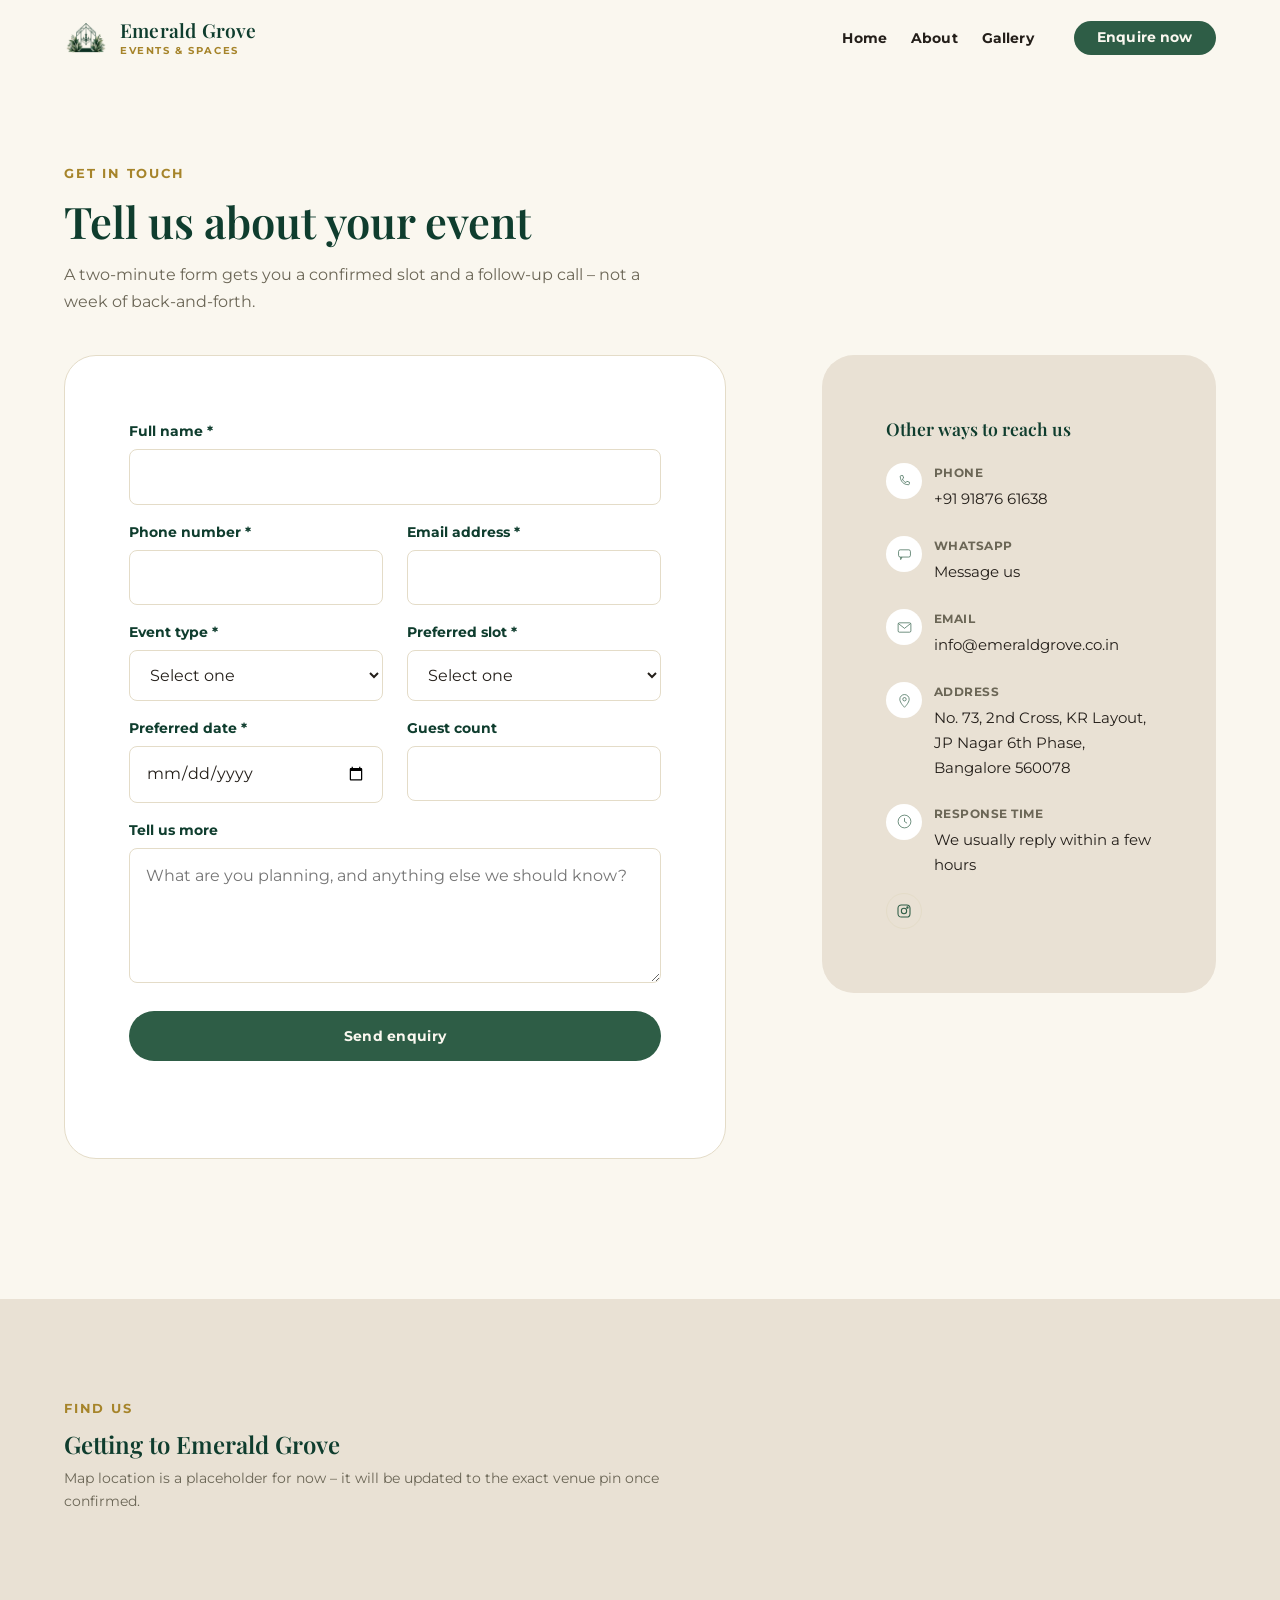
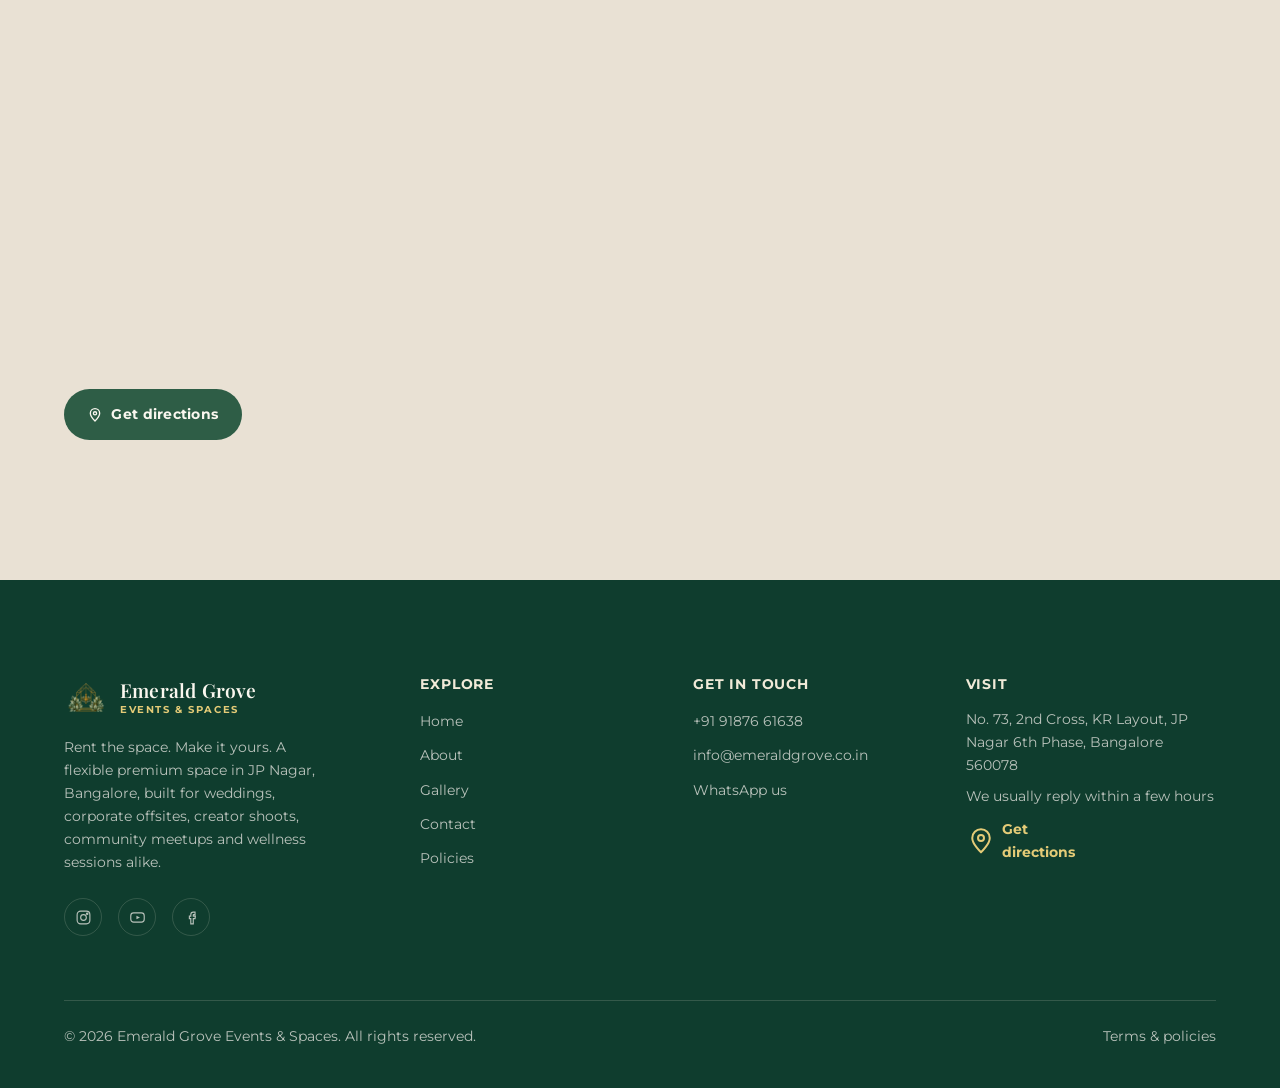
<file: contact.html>
<!DOCTYPE html>
<html lang="en">
<head>
<meta charset="UTF-8">
<meta name="viewport" content="width=device-width, initial-scale=1.0">
<title>Contact Us | Emerald Grove Events &amp; Spaces, JP Nagar Bangalore</title>
<meta name="description" content="Book Emerald Grove Events &amp; Spaces for your birthday party, engagement, wedding, corporate event or workshop in JP Nagar, Bangalore. Enquire now – we usually reply within a few hours.">
<link rel="icon" type="image/svg+xml" href="favicon.svg">
<link rel="preconnect" href="https://fonts.googleapis.com">
<link rel="preconnect" href="https://fonts.gstatic.com" crossorigin>
<link href="https://fonts.googleapis.com/css2?family=Playfair+Display:wght@500;600;700&family=Montserrat:wght@400;500;700&display=swap" rel="stylesheet">
<link rel="stylesheet" href="variables.css">
<link rel="stylesheet" href="base.css">
<link rel="stylesheet" href="components.css">
<link rel="stylesheet" href="contact.css">
</head>
<body>
<a class="skip-link" href="#main">Skip to content</a>

<site-header current="contact.html"></site-header>

<main id="main">

  <section class="contact-hero">
    <div class="container">
      <span class="eyebrow" data-reveal>Get in touch</span>
      <h1 data-reveal>Tell us about your event</h1>
      <p class="lede" data-reveal>A two-minute form gets you a confirmed slot and a follow-up call – not a week of back-and-forth.</p>
    </div>
  </section>

  <section class="section" style="padding-top: 0;">
    <div class="container contact-grid">

      <div class="contact-form-card" data-reveal>
        <form id="enquiry-form">
          <div class="field-hp" aria-hidden="true">
            <label for="website">Leave this field empty</label>
            <input type="text" id="website" name="website" tabindex="-1" autocomplete="off">
          </div>

          <div class="field">
            <label for="name">Full name *</label>
            <input type="text" id="name" name="name" required autocomplete="name">
          </div>

          <div class="form-row">
            <div class="field">
              <label for="phone">Phone number *</label>
              <input type="tel" id="phone" name="phone" required autocomplete="tel"
                pattern="(\+?91[\-\s]?)?[6-9]\d{9}"
                title="Enter a valid 10-digit Indian mobile number, with or without +91">
            </div>
            <div class="field">
              <label for="email">Email address *</label>
              <input type="email" id="email" name="email" required autocomplete="email"
                pattern="[a-zA-Z0-9._%+\-]+@[a-zA-Z0-9.\-]+\.[a-zA-Z]{2,}"
                title="Enter a full email address, e.g. name@example.com">
            </div>
          </div>

          <div class="form-row">
            <div class="field">
              <label for="eventType">Event type *</label>
              <select id="eventType" name="eventType" required>
                <option value="">Select one</option>
                <option>Wedding / Celebration</option>
                <option>Corporate / Startup</option>
                <option>Creator / Shoot</option>
                <option>Community / Culture</option>
                <option>Wellness</option>
                <option>Other</option>
              </select>
            </div>
            <div class="field">
              <label for="duration">Preferred slot *</label>
              <select id="duration" name="duration" required>
                <option value="">Select one</option>
                <option>Quick meet (hourly)</option>
                <option>Half day</option>
                <option>Full day</option>
                <option>Extended day</option>
                <option>Not sure yet</option>
              </select>
            </div>
          </div>

          <div class="form-row">
            <div class="field">
              <label for="eventDate">Preferred date *</label>
              <input type="date" id="eventDate" name="eventDate" required>
            </div>
            <div class="field">
              <label for="guestCount">Guest count</label>
              <input type="number" id="guestCount" name="guestCount" min="1" max="200">
            </div>
          </div>

          <div class="field">
            <label for="message">Tell us more</label>
            <textarea id="message" name="message" rows="4" placeholder="What are you planning, and anything else we should know?"></textarea>
          </div>

          <button class="btn btn--primary" type="submit" id="submit-btn">Send enquiry</button>
          <p class="form-status" id="form-status" role="status" aria-live="polite"></p>
        </form>

        <div class="form-success" id="form-success" hidden>
          <div class="icon-badge"><svg viewBox="0 0 24 24" fill="none" stroke="currentColor" stroke-width="2" stroke-linecap="round" stroke-linejoin="round"><path d="M20 6 9 17l-5-5"/></svg></div>
          <h3>Thanks – we've got it!</h3>
          <p>We've received your enquiry and will reply to <strong id="success-email"></strong> within a few hours.</p>
          <button class="btn btn--outline" type="button" id="success-reset">Send another enquiry</button>
        </div>
      </div>

      <div class="info-card" data-reveal>
        <h3>Other ways to reach us</h3>

        <div class="info-row">
          <span class="icon"><svg viewBox="0 0 40 40" fill="none" stroke="currentColor" stroke-width="1.6"><path d="M10 8c0-1 1-2 2-2h4l2 6-3 2c1.5 4 4.5 7 8.5 8.5l2-3 6 2v4c0 1-1 2-2 2C18 27.5 10.5 20 10 8Z"/></svg></span>
          <div><div class="label">Phone</div><a id="info-phone" href="tel:"></a></div>
        </div>

        <div class="info-row">
          <span class="icon"><svg viewBox="0 0 40 40" fill="none" stroke="currentColor" stroke-width="1.6"><rect x="6" y="9" width="28" height="17" rx="4"/><path d="M14 26l-3 6v-6"/></svg></span>
          <div><div class="label">WhatsApp</div><a id="info-whatsapp" href="#">Message us</a></div>
        </div>

        <div class="info-row">
          <span class="icon"><svg viewBox="0 0 40 40" fill="none" stroke="currentColor" stroke-width="1.6"><rect x="5" y="9" width="30" height="22" rx="3"/><path d="M6 11l14 11 14-11"/></svg></span>
          <div><div class="label">Email</div><a id="info-email" href="mailto:"></a></div>
        </div>

        <div class="info-row">
          <span class="icon"><svg viewBox="0 0 40 40" fill="none" stroke="currentColor" stroke-width="1.6"><path d="M20 36s11-10.5 11-19a11 11 0 0 0-22 0c0 8.5 11 19 11 19Z"/><circle cx="20" cy="17" r="4"/></svg></span>
          <div><div class="label">Address</div><p id="info-address"></p></div>
        </div>

        <div class="info-row" style="margin-bottom: var(--space-sm);">
          <span class="icon"><svg viewBox="0 0 40 40" fill="none" stroke="currentColor" stroke-width="1.6"><circle cx="20" cy="20" r="15"/><path d="M20 12v8l6 4"/></svg></span>
          <div><div class="label">Response time</div><p id="info-response"></p></div>
        </div>

        <div class="info-social">
          <a id="info-instagram" href="#" aria-label="Instagram"><svg viewBox="0 0 24 24" fill="none" stroke="currentColor" stroke-width="1.6"><rect x="3" y="3" width="18" height="18" rx="5"/><circle cx="12" cy="12" r="4"/><circle cx="17.2" cy="6.8" r="1"/></svg></a>
        </div>
      </div>

    </div>
  </section>

  <!-- Map -->
  <section class="section section--cream" style="padding-top: var(--space-2xl);">
    <div class="container">
      <div class="section-head" data-reveal>
        <span class="eyebrow">Find us</span>
        <h2>Getting to Emerald Grove</h2>
        <p style="margin-top:8px; color:var(--color-text-secondary); font-size:var(--fs-small);">Map location is a placeholder for now – it will be updated to the exact venue pin once confirmed.</p>
      </div>
      <div class="map-embed" data-reveal>
        <iframe id="map-frame" src="" width="100%" height="380" style="border:0; border-radius:var(--radius-md);" loading="lazy" referrerpolicy="no-referrer-when-downgrade" title="Emerald Grove Events & Spaces location"></iframe>
      </div>
      <div style="margin-top: var(--space-md);" data-reveal>
        <a class="btn btn--primary" href="https://www.google.com/maps/search/?api=1&query=12.8789511,77.5879323" target="_blank" rel="noopener">
          <svg viewBox="0 0 24 24" width="16" height="16" fill="none" stroke="currentColor" stroke-width="2" stroke-linecap="round" stroke-linejoin="round" aria-hidden="true"><path d="M12 21s7-6.5 7-11.5A7 7 0 0 0 5 9.5C5 14.5 12 21 12 21Z"/><circle cx="12" cy="9.5" r="2.4"/></svg>
          Get directions
        </a>
      </div>
    </div>
  </section>

</main>

<site-footer></site-footer>

<script src="config.js"></script>
<script src="components.js"></script>
<script src="main.js"></script>
<script src="contact.js"></script>
</body>
</html>
</file>
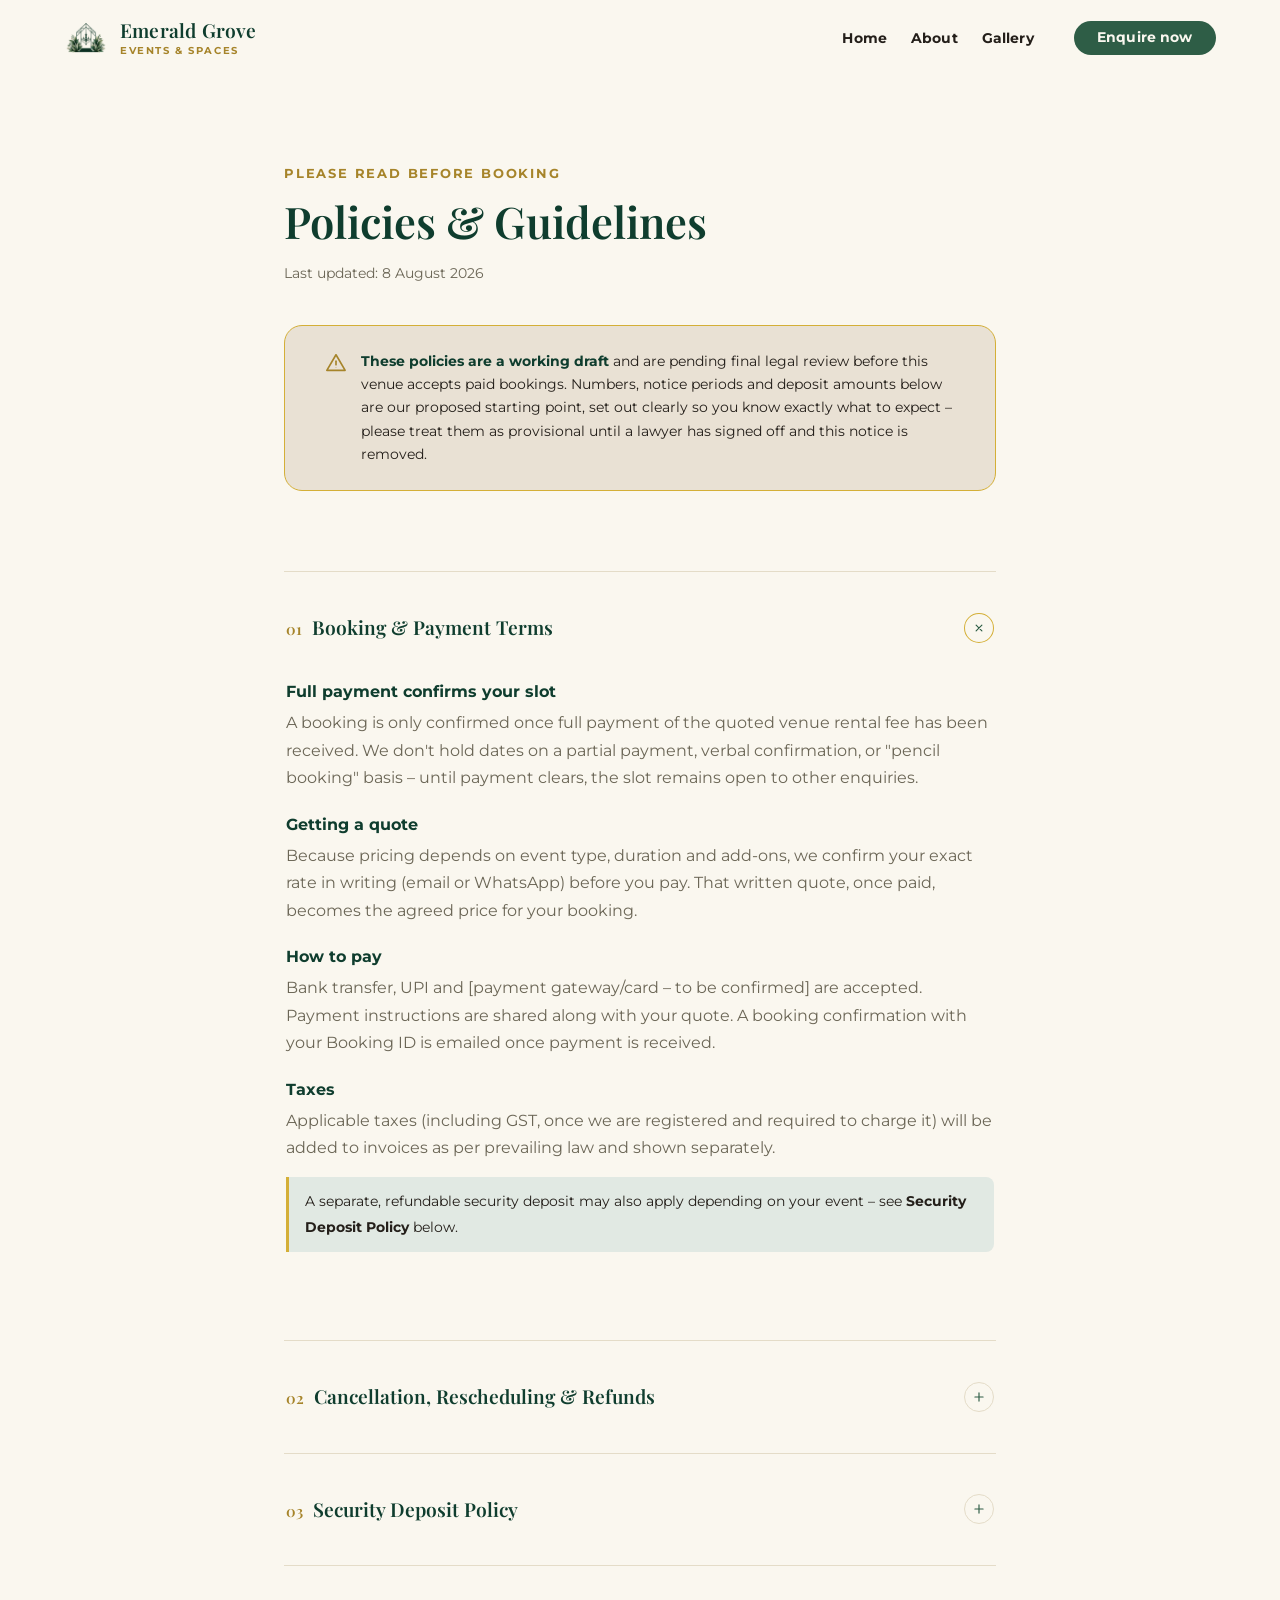
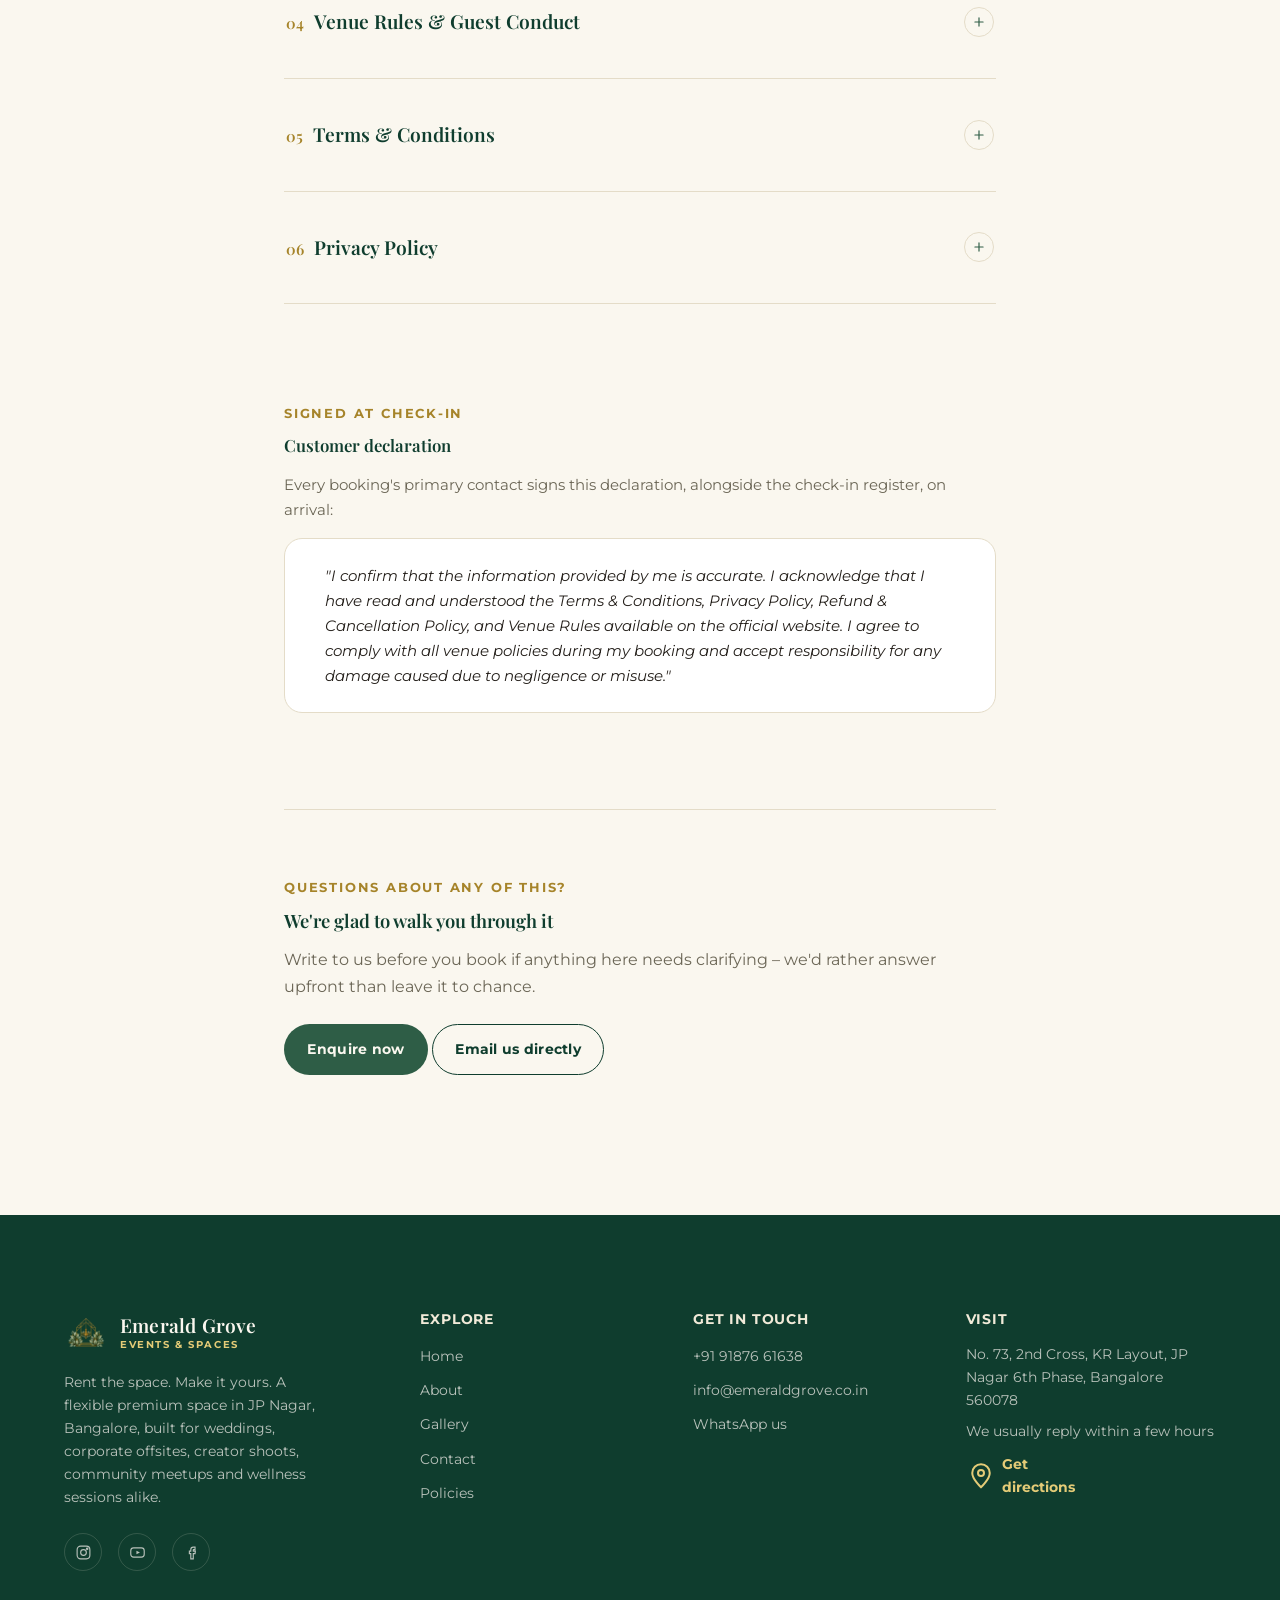
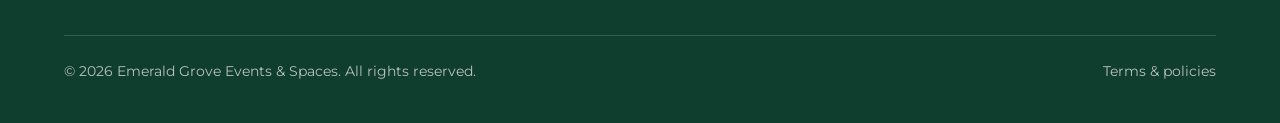
<file: policies.html>
<!DOCTYPE html>
<html lang="en">
<head>
<meta charset="UTF-8">
<meta name="viewport" content="width=device-width, initial-scale=1.0">
<title>Policies &amp; Guidelines | Emerald Grove Events &amp; Spaces</title>
<meta name="description" content="Booking, payment, cancellation, refund, security deposit and venue policies for Emerald Grove Events &amp; Spaces, JP Nagar, Bangalore.">
<link rel="icon" type="image/svg+xml" href="favicon.svg">
<link rel="preconnect" href="https://fonts.googleapis.com">
<link rel="preconnect" href="https://fonts.gstatic.com" crossorigin>
<link href="https://fonts.googleapis.com/css2?family=Playfair+Display:wght@500;600;700&family=Montserrat:wght@400;500;700&display=swap" rel="stylesheet">
<link rel="stylesheet" href="variables.css">
<link rel="stylesheet" href="base.css">
<link rel="stylesheet" href="components.css">
<link rel="stylesheet" href="policies.css">
</head>
<body>
<a class="skip-link" href="#main">Skip to content</a>

<site-header current="policies.html"></site-header>

<main id="main">

  <!-- Intro -->
  <section class="policy-hero">
    <div class="container container--narrow">
      <span class="eyebrow" data-reveal>Please read before booking</span>
      <h1 data-reveal>Policies &amp; Guidelines</h1>
      <p class="updated" data-reveal>Last updated: 8 August 2026</p>
      <div class="draft-notice" data-reveal>
        <svg viewBox="0 0 24 24" fill="none" stroke="currentColor" stroke-width="1.8" stroke-linecap="round" stroke-linejoin="round"><path d="M12 3 2 20h20L12 3Z"/><path d="M12 10v4"/><circle cx="12" cy="17" r="0.5" fill="currentColor" stroke="none"/></svg>
        <p><strong>These policies are a working draft</strong> and are pending final legal review before this venue accepts paid bookings. Numbers, notice periods and deposit amounts below are our proposed starting point, set out clearly so you know exactly what to expect – please treat them as provisional until a lawyer has signed off and this notice is removed.</p>
      </div>
    </div>
  </section>

  <!-- Accordion -->
  <section class="section" style="padding-top: var(--space-lg);">
    <div class="container container--narrow">
      <div class="policy-accordion">

        <!-- 1: Booking & Payment -->
        <details class="policy-item" open>
          <summary><span><span class="num">01</span>Booking &amp; Payment Terms</span><span class="plus"><svg viewBox="0 0 24 24" fill="none" stroke="currentColor" stroke-width="2" stroke-linecap="round"><path d="M12 5v14M5 12h14"/></svg></span></summary>
          <div class="policy-body">
            <h4>Full payment confirms your slot</h4>
            <p>A booking is only confirmed once full payment of the quoted venue rental fee has been received. We don't hold dates on a partial payment, verbal confirmation, or "pencil booking" basis – until payment clears, the slot remains open to other enquiries.</p>
            <h4>Getting a quote</h4>
            <p>Because pricing depends on event type, duration and add-ons, we confirm your exact rate in writing (email or WhatsApp) before you pay. That written quote, once paid, becomes the agreed price for your booking.</p>
            <h4>How to pay</h4>
            <p>Bank transfer, UPI and [payment gateway/card – to be confirmed] are accepted. Payment instructions are shared along with your quote. A booking confirmation with your Booking ID is emailed once payment is received.</p>
            <h4>Taxes</h4>
            <p>Applicable taxes (including GST, once we are registered and required to charge it) will be added to invoices as per prevailing law and shown separately.</p>
            <div class="policy-note">A separate, refundable security deposit may also apply depending on your event – see <strong>Security Deposit Policy</strong> below.</div>
          </div>
        </details>

        <!-- 2: Cancellation & Refunds -->
        <details class="policy-item">
          <summary><span><span class="num">02</span>Cancellation, Rescheduling &amp; Refunds</span><span class="plus"><svg viewBox="0 0 24 24" fill="none" stroke="currentColor" stroke-width="2" stroke-linecap="round"><path d="M12 5v14M5 12h14"/></svg></span></summary>
          <div class="policy-body">
            <h4>How to cancel</h4>
            <p>Cancellation requests must be made in writing – email or WhatsApp, with your Booking ID – to be valid. Verbal or phone-call cancellations are not accepted, so there's a clear record for both sides.</p>
            <h4>Refund schedule</h4>
            <p>Refunds are calculated on the amount paid, based on how much notice you give before your event date:</p>
            <table>
              <tr><th>Notice before event</th><th>Refund</th></tr>
              <tr><td>15 days or more</td><td><b>75%</b></td></tr>
              <tr><td>7–14 days</td><td><b>50%</b></td></tr>
              <tr><td>3–6 days</td><td><b>25%</b></td></tr>
              <tr><td>Less than 72 hours, or no-show</td><td><b>No refund</b></td></tr>
            </table>
            <p>Payment gateway or transfer charges, and any GST already remitted to the government, are non-refundable in all cases.</p>
            <h4>Rescheduling</h4>
            <p>One free reschedule is allowed if you request a new date at least 7 days before your original event date, subject to availability. Requests with less notice are treated as a cancellation under the schedule above, with a fresh booking made separately.</p>
            <h4>If we have to cancel</h4>
            <p>If Emerald Grove Events &amp; Spaces cancels a confirmed booking, or circumstances beyond either party's reasonable control – natural disasters, government restrictions, public health emergencies and similar force majeure events – mean the event genuinely cannot go ahead, you'll receive a full refund or a free reschedule, whichever you prefer. We won't hold on to payment for a service we haven't provided.</p>
            <h4>Processing time</h4>
            <p>Approved refunds are processed within 7–10 business days to the original payment method.</p>
          </div>
        </details>

        <!-- 3: Security Deposit -->
        <details class="policy-item">
          <summary><span><span class="num">03</span>Security Deposit Policy</span><span class="plus"><svg viewBox="0 0 24 24" fill="none" stroke="currentColor" stroke-width="2" stroke-linecap="round"><path d="M12 5v14M5 12h14"/></svg></span></summary>
          <div class="policy-body">
            <p>Most bookings – in-house or no catering, standard décor, no open flame – don't need a deposit. A refundable security deposit applies only where your event includes something with a real chance of causing damage or extra cleanup, so that everyday bookings aren't penalised for higher-risk ones.</p>
            <h4>When a deposit applies</h4>
            <table>
              <tr><th>Event includes</th><th>Refundable deposit</th></tr>
              <tr><td>Outside catering (not managed in-house)</td><td><b>₹5,000</b></td></tr>
              <tr><td>Décor involving nails, screws, strong adhesive, confetti or anything that can mark walls, floors or fixtures</td><td><b>₹5,000</b></td></tr>
              <tr><td>Large builds – stages, rigging, ceiling-mounted or heavy installations</td><td><b>₹10,000</b></td></tr>
              <tr><td>Open flame, sparklers, fire shows or pyrotechnics of any kind</td><td><b>₹15,000</b></td></tr>
            </table>
            <p>Where more than one of these applies to the same event, the highest single tier is the starting point – the final figure is confirmed in writing before the event once we know the full plan.</p>
            <div class="policy-note"><strong>Fire and flame elements</strong> also require written approval at least 7 days in advance, a professional/certified operator only, a fire extinguisher on standby, and safe distance from drapes and soft furnishings. We reserve the right to stop any flame-based activity on the spot if it looks unsafe, deposit or no deposit.</div>
            <h4>Refunds</h4>
            <p>The deposit is collected ahead of the event and refunded in full within 5–7 business days afterward, minus a clear, itemised deduction for any damage, excess cleaning, or overtime beyond your booked slot.</p>
          </div>
        </details>

        <!-- 4: Venue Rules -->
        <details class="policy-item">
          <summary><span><span class="num">04</span>Venue Rules &amp; Guest Conduct</span><span class="plus"><svg viewBox="0 0 24 24" fill="none" stroke="currentColor" stroke-width="2" stroke-linecap="round"><path d="M12 5v14M5 12h14"/></svg></span></summary>
          <div class="policy-body">
            <h4>Capacity</h4>
            <p>Guest numbers must stay within the confirmed capacity – 50 seated, 100 standing – for everyone's comfort and safety.</p>
            <h4>Check-in</h4>
            <p>The primary booking contact presents a valid government-issued photo ID on arrival and signs our check-in register, which records your Booking ID, name, mobile number, date, time in/out, guest count, ID type, and the <em>last four digits only</em> of your ID – we don't note or store the full number.</p>
            <h4>Alcohol &amp; smoking</h4>
            <p>Neither is permitted on the premises except with our prior written approval. Where alcohol is approved, you're responsible for arranging any required excise/liquor permit for the day and for your guests drinking responsibly – we can refuse service or entry to anyone visibly intoxicated. Illegal substances are never permitted, no exceptions.</p>
            <h4>Sound &amp; music</h4>
            <p>India's night-time noise rules mean amplified sound must stay contained indoors – doors and windows closed – after 10 PM; taking it outdoors past that hour needs prior permission from local authorities, arranged by you. Within the booked slot and indoors, play what you like.</p>
            <h4>Décor, vendors &amp; outside help</h4>
            <p>Bring your own caterer or decorator, or use ours – either is fine with advance notice so we can plan around them. Vendors are responsible for their own equipment and cleanup unless agreed otherwise. See <strong>Security Deposit Policy</strong> for décor or catering that carries a damage risk.</p>
            <h4>Parking</h4>
            <p>Street parking is available right outside – please park considerately and avoid blocking neighbouring properties or driveways.</p>
            <h4>Children &amp; pets</h4>
            <p>Children must be supervised by a guardian at all times. Pets are welcome with prior approval.</p>
            <h4>Timing</h4>
            <p>Please plan to vacate by the end time on your booking confirmation. Running over is charged at the applicable hourly extension rate (confirmed at enquiry) and depends on the next booking's availability.</p>
            <h4>Damage</h4>
            <p>Any damage to the venue, its fixtures, or rented equipment is charged to the client – deducted from the security deposit first where one applies, with anything beyond that billed separately.</p>
            <p>We reserve the right to pause or end an event that breaches these rules, safety norms, or local law, without a refund.</p>
          </div>
        </details>

        <!-- 5: Terms & Conditions -->
        <details class="policy-item">
          <summary><span><span class="num">05</span>Terms &amp; Conditions</span><span class="plus"><svg viewBox="0 0 24 24" fill="none" stroke="currentColor" stroke-width="2" stroke-linecap="round"><path d="M12 5v14M5 12h14"/></svg></span></summary>
          <div class="policy-body">
            <h4>Who these terms cover</h4>
            <p>"We", "us" and "the venue" mean Emerald Grove Events &amp; Spaces [registered legal entity name to be inserted once business registration is complete], operating from [registered address], JP Nagar, Bangalore. "You" and "the client" mean the person or organisation making the booking, together with their guests and vendors.</p>
            <h4>Liability</h4>
            <p>We're not liable for loss, theft, or damage to personal belongings brought onto the premises by you or your guests. You're responsible for the conduct of your guests and any vendors you bring in, and agree to cover any claims, damages or costs that arise from your event – except where these result from our own negligence.</p>
            <h4>Photography</h4>
            <p>We may photograph or film the space itself during setup and teardown for our own portfolio and marketing, without capturing identifiable guests unless separately agreed with you. We may ask your permission to feature your event specifically.</p>
            <h4>Force majeure</h4>
            <p>Neither of us is responsible for delays or failures caused by circumstances genuinely beyond our reasonable control. See <strong>Cancellation, Rescheduling &amp; Refunds</strong> for how this affects payment.</p>
            <h4>Changes to these terms</h4>
            <p>We may update these policies from time to time. The version in force at the time your booking is confirmed applies to that booking; the "last updated" date at the top of this page reflects the latest version.</p>
            <h4>Governing law</h4>
            <p>These terms are governed by the laws of India, with courts in Bangalore, Karnataka holding jurisdiction. We'll always try to resolve a disagreement directly and amicably before it gets anywhere near that.</p>
          </div>
        </details>

        <!-- 6: Privacy Policy -->
        <details class="policy-item">
          <summary><span><span class="num">06</span>Privacy Policy</span><span class="plus"><svg viewBox="0 0 24 24" fill="none" stroke="currentColor" stroke-width="2" stroke-linecap="round"><path d="M12 5v14M5 12h14"/></svg></span></summary>
          <div class="policy-body">
            <h4>What we collect</h4>
            <p>Through our enquiry form: your name, phone number, email address and event details (date, guest count, event type, message). At check-in: your ID type and the last four digits of a government-issued photo ID – never the full number.</p>
            <h4>What we use it for</h4>
            <p>To respond to your enquiry, confirm and manage your booking, and communicate with you about your event. We don't use your details for unrelated marketing without asking first.</p>
            <h4>Where it's stored</h4>
            <p>Enquiry submissions are stored in a Google Sheet accessible only to Emerald Grove Events &amp; Spaces, using Google's infrastructure (Sheets, Gmail) to process them on our behalf. Check-in register entries are kept securely on-site.</p>
            <h4>Sharing</h4>
            <p>We don't sell your data. It's only seen by team members who need it to manage your booking, or shared where the law requires it.</p>
            <h4>How long we keep it</h4>
            <p>For as long as needed to manage your booking plus reasonable record-keeping afterward (accounting, handling any dispute) – after which it can be deleted on request.</p>
            <h4>Your rights</h4>
            <p>Under India's Digital Personal Data Protection Act, 2023, you can ask us to access, correct, or erase your personal data, or withdraw consent, by writing to us using the contact details below. We'll respond within a reasonable time.</p>
            <h4>This website</h4>
            <p>We don't use tracking cookies or analytics. Fonts are loaded from Google Fonts, which involves your browser contacting Google's servers when you visit the site.</p>
            <h4>Changes</h4>
            <p>We may update this policy from time to time; the "last updated" date at the top of this page will always reflect the current version.</p>
          </div>
        </details>

      </div>

      <!-- Customer declaration -->
      <div style="margin-top: var(--space-2xl);" data-reveal>
        <span class="eyebrow">Signed at check-in</span>
        <h3 style="font-size:1.05rem; margin-bottom: var(--space-sm);">Customer declaration</h3>
        <p style="color: var(--color-text-secondary); font-size: 0.95rem; margin-bottom: var(--space-sm);">Every booking's primary contact signs this declaration, alongside the check-in register, on arrival:</p>
        <p class="policy-declaration">"I confirm that the information provided by me is accurate. I acknowledge that I have read and understood the Terms &amp; Conditions, Privacy Policy, Refund &amp; Cancellation Policy, and Venue Rules available on the official website. I agree to comply with all venue policies during my booking and accept responsibility for any damage caused due to negligence or misuse."</p>
      </div>

      <!-- Contact -->
      <div style="margin-top: var(--space-2xl); padding-top: var(--space-xl); border-top: 1px solid var(--color-border);" data-reveal>
        <span class="eyebrow">Questions about any of this?</span>
        <h3 style="font-size:1.15rem; margin-bottom: var(--space-sm);">We're glad to walk you through it</h3>
        <p style="color: var(--color-text-secondary); margin-bottom: var(--space-md);">Write to us before you book if anything here needs clarifying – we'd rather answer upfront than leave it to chance.</p>
        <div class="cta-row">
          <a class="btn btn--primary" href="contact.html">Enquire now</a>
          <a class="btn btn--outline" href="mailto:info@emeraldgrove.co.in">Email us directly</a>
        </div>
      </div>

    </div>
  </section>

</main>

<site-footer></site-footer>

<script src="config.js"></script>
<script src="components.js"></script>
<script src="main.js"></script>
</body>
</html>
</file>
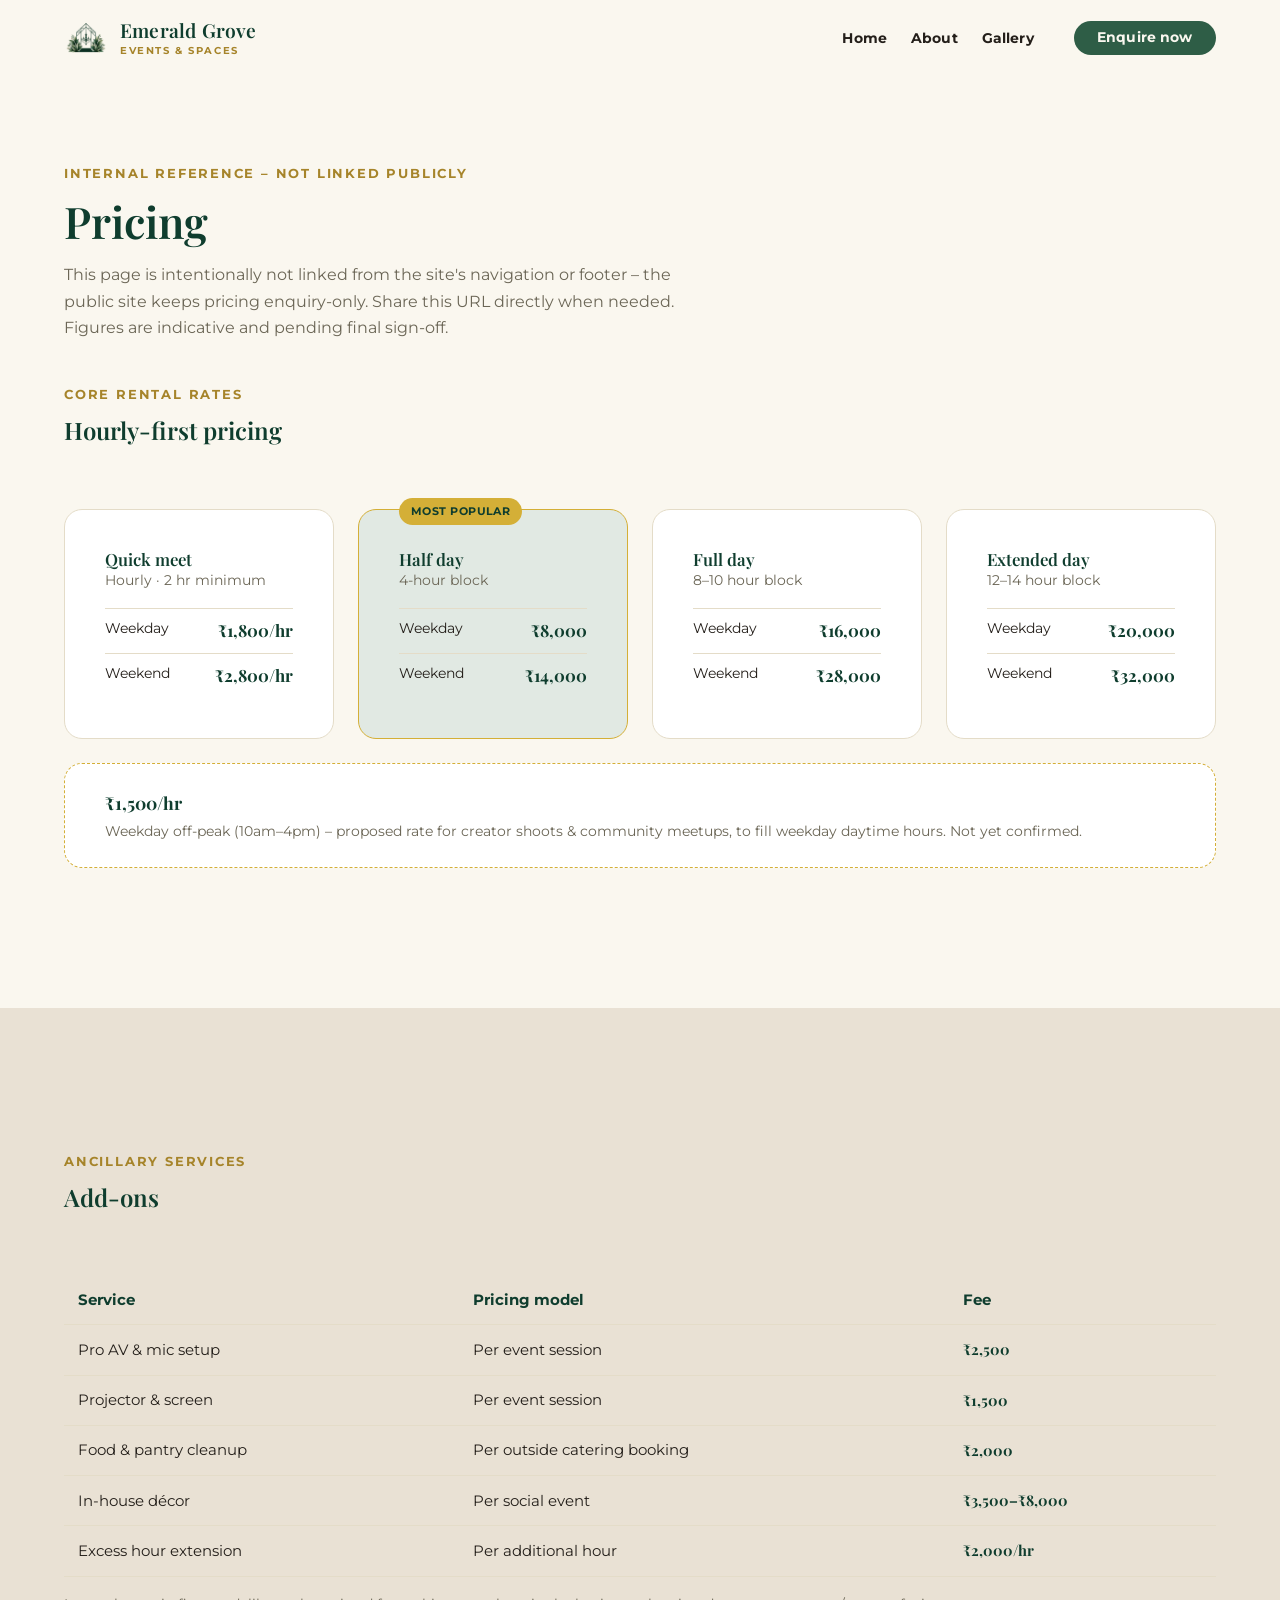
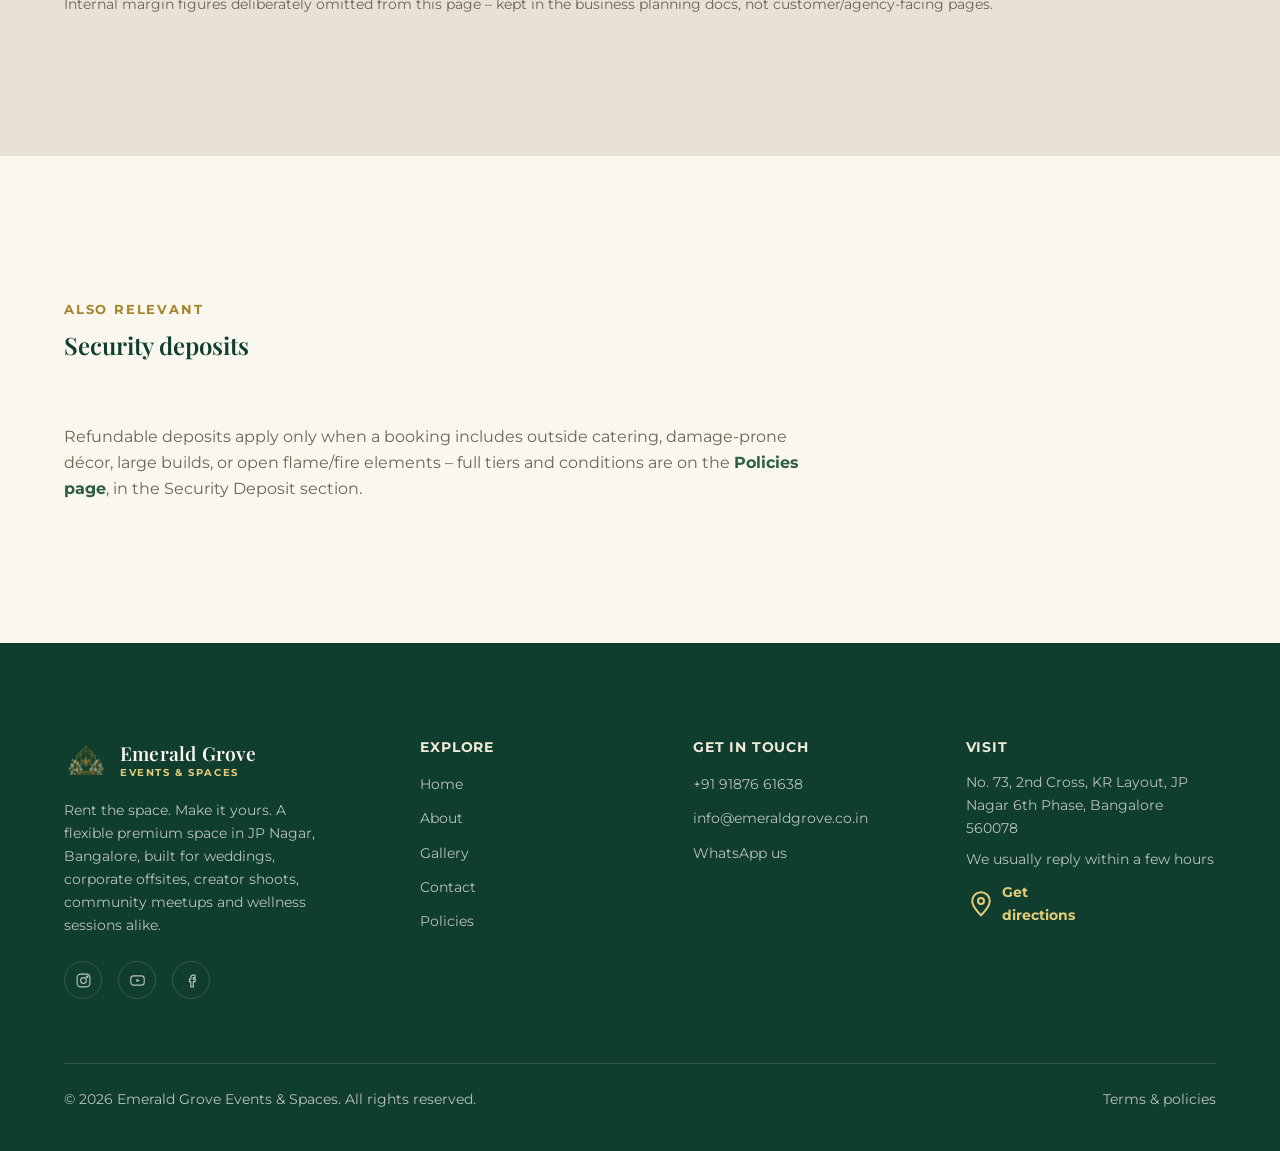
<file: pricing.html>
<!DOCTYPE html>
<html lang="en">
<head>
<meta charset="UTF-8">
<meta name="viewport" content="width=device-width, initial-scale=1.0">
<title>Pricing | Emerald Grove Events &amp; Spaces</title>
<meta name="description" content="Reference pricing for Emerald Grove Events &amp; Spaces, JP Nagar, Bangalore.">
<meta name="robots" content="noindex">
<link rel="icon" type="image/svg+xml" href="favicon.svg">
<link rel="preconnect" href="https://fonts.googleapis.com">
<link rel="preconnect" href="https://fonts.gstatic.com" crossorigin>
<link href="https://fonts.googleapis.com/css2?family=Playfair+Display:wght@500;600;700&family=Montserrat:wght@400;500;700&display=swap" rel="stylesheet">
<link rel="stylesheet" href="variables.css">
<link rel="stylesheet" href="base.css">
<link rel="stylesheet" href="components.css">
<link rel="stylesheet" href="pricing.css">
</head>
<body>
<a class="skip-link" href="#main">Skip to content</a>

<site-header></site-header>

<main id="main">

  <section class="pricing-hero">
    <div class="container">
      <span class="eyebrow" data-reveal>Internal reference – not linked publicly</span>
      <h1 data-reveal>Pricing</h1>
      <p class="lede" data-reveal>This page is intentionally not linked from the site's navigation or footer – the public site keeps pricing enquiry-only. Share this URL directly when needed. Figures are indicative and pending final sign-off.</p>
    </div>
  </section>

  <section class="section" style="padding-top: 0;">
    <div class="container">
      <div class="section-head" data-reveal>
        <span class="eyebrow">Core rental rates</span>
        <h2>Hourly-first pricing</h2>
      </div>
      <div class="pricing-grid" data-reveal="stagger">
        <div class="card price-card">
          <h3>Quick meet</h3>
          <p class="duration">Hourly · 2 hr minimum</p>
          <div class="rate"><span>Weekday</span><b>₹1,800/hr</b></div>
          <div class="rate"><span>Weekend</span><b>₹2,800/hr</b></div>
        </div>
        <div class="card price-card is-featured">
          <span class="badge">Most popular</span>
          <h3>Half day</h3>
          <p class="duration">4-hour block</p>
          <div class="rate"><span>Weekday</span><b>₹8,000</b></div>
          <div class="rate"><span>Weekend</span><b>₹14,000</b></div>
        </div>
        <div class="card price-card">
          <h3>Full day</h3>
          <p class="duration">8–10 hour block</p>
          <div class="rate"><span>Weekday</span><b>₹16,000</b></div>
          <div class="rate"><span>Weekend</span><b>₹28,000</b></div>
        </div>
        <div class="card price-card">
          <h3>Extended day</h3>
          <p class="duration">12–14 hour block</p>
          <div class="rate"><span>Weekday</span><b>₹20,000</b></div>
          <div class="rate"><span>Weekend</span><b>₹32,000</b></div>
        </div>
      </div>

      <div class="offpeak-card" data-reveal>
        <div>
          <b>₹1,500/hr</b>
          <p style="font-size:var(--fs-small); color:var(--color-text-secondary); margin-top:2px;">Weekday off-peak (10am–4pm) – proposed rate for creator shoots &amp; community meetups, to fill weekday daytime hours. Not yet confirmed.</p>
        </div>
      </div>
    </div>
  </section>

  <section class="section section--cream">
    <div class="container">
      <div class="section-head" data-reveal>
        <span class="eyebrow">Ancillary services</span>
        <h2>Add-ons</h2>
      </div>
      <table class="addon-table" data-reveal>
        <tr><th>Service</th><th>Pricing model</th><th>Fee</th></tr>
        <tr><td>Pro AV &amp; mic setup</td><td>Per event session</td><td><b>₹2,500</b></td></tr>
        <tr><td>Projector &amp; screen</td><td>Per event session</td><td><b>₹1,500</b></td></tr>
        <tr><td>Food &amp; pantry cleanup</td><td>Per outside catering booking</td><td><b>₹2,000</b></td></tr>
        <tr><td>In-house décor</td><td>Per social event</td><td><b>₹3,500–₹8,000</b></td></tr>
        <tr><td>Excess hour extension</td><td>Per additional hour</td><td><b>₹2,000/hr</b></td></tr>
      </table>
      <p style="font-size:var(--fs-small); color:var(--color-text-secondary); margin-top:var(--space-sm);">Internal margin figures deliberately omitted from this page – kept in the business planning docs, not customer/agency-facing pages.</p>
    </div>
  </section>

  <section class="section">
    <div class="container">
      <div class="section-head" data-reveal>
        <span class="eyebrow">Also relevant</span>
        <h2>Security deposits</h2>
      </div>
      <p data-reveal style="color:var(--color-text-secondary); max-width:70ch;">Refundable deposits apply only when a booking includes outside catering, damage-prone décor, large builds, or open flame/fire elements – full tiers and conditions are on the <a href="policies.html" style="color:var(--color-emerald-700); font-weight:700;">Policies page</a>, in the Security Deposit section.</p>
    </div>
  </section>

</main>

<site-footer></site-footer>

<script src="config.js"></script>
<script src="components.js"></script>
<script src="main.js"></script>
</body>
</html>
</file>
<file: variables.css>
:root {
  /* Locked brand palette – Emerald / Forest / Sage / Sand / Gold */
  --color-ivory: #FAF7EF;
  --color-cream: #E9E1D4;    /* "Sand" */
  --color-white: #FFFFFF;

  --color-emerald-900: #0F3D2E;   /* "Emerald" */
  --color-emerald-700: #2E5D46;   /* "Forest" */
  --color-emerald-600: #3A6E55;
  --color-emerald-500: #4A8267;
  --color-emerald-100: #E1E9E3;
  --color-sage: #8FA892;

  --color-brass: #D4AF37;         /* "Gold" */
  --color-brass-light: #E4CB77;
  --color-brass-dark: #A6842A;

  --color-bark: #241F1A;
  --color-text-secondary: #6B6656;
  --color-text-on-dark: #F1EAD8;
  --color-text-on-dark-muted: #B9C2BB;

  --color-border: #E4DCC8;
  --color-border-on-dark: rgba(241, 234, 216, 0.16);

  /* Typography – Playfair Display for headings (proper lowercase, works at
     paragraph-heading scale, unlike Cinzel which is caps-only and better
     reserved for the logo wordmark art itself); Montserrat for body. */
  --font-display: 'Playfair Display', Georgia, serif;
  --font-body: 'Montserrat', -apple-system, sans-serif;

  --fs-hero: clamp(2.4rem, 5vw, 4.2rem);
  --fs-h1: clamp(2rem, 3.4vw, 2.8rem);
  --fs-h2: clamp(1.5rem, 2.4vw, 2rem);
  --fs-h3: 1.25rem;
  --fs-body: 1rem;
  --fs-small: 0.875rem;
  --fs-eyebrow: 0.8rem;

  /* Spacing scale */
  --space-3xs: 4px;
  --space-2xs: 8px;
  --space-xs: 12px;
  --space-sm: 16px;
  --space-md: 24px;
  --space-lg: 40px;
  --space-xl: 64px;
  --space-2xl: 96px;
  --space-3xl: 140px;

  /* Shape & layout */
  --radius-sm: 8px;
  --radius-md: 18px;
  --radius-lg: 32px;
  --radius-organic: 62% 38% 55% 45% / 45% 55% 45% 55%;
  --container: 1200px;
  --container-narrow: 760px;

  /* Motion */
  --ease: cubic-bezier(0.22, 0.61, 0.36, 1);
  --dur-fast: 0.2s;
  --dur-base: 0.4s;

  /* Site identity – swap these when reusing the template for another venue */
  --brand-name: "Emerald Grove Events & Spaces";
  --brand-location: "JP Nagar, Bangalore";
}
</file>
<file: base.css>
/* ---------- Reset ---------- */
*, *::before, *::after { box-sizing: border-box; }
html { scroll-behavior: smooth; }
body {
  margin: 0;
  background: var(--color-ivory);
  color: var(--color-bark);
  font-family: var(--font-body);
  font-size: var(--fs-body);
  line-height: 1.65;
  -webkit-font-smoothing: antialiased;
}
img { max-width: 100%; display: block; }
a { color: inherit; text-decoration: none; }
ul { margin: 0; padding: 0; list-style: none; }
button { font: inherit; cursor: pointer; }
h1, h2, h3, h4 { font-family: var(--font-display); font-weight: 600; margin: 0; color: var(--color-emerald-900); line-height: 1.15; }
p { margin: 0; }

/* ---------- Layout primitives ---------- */
.container {
  width: 100%;
  max-width: var(--container);
  margin-inline: auto;
  padding-inline: var(--space-md);
}
.container--narrow { max-width: var(--container-narrow); }

.section { padding-block: var(--space-3xl); position: relative; overflow: clip; }
.section--cream { background: var(--color-cream); }
.section--dark { background: var(--color-emerald-900); color: var(--color-text-on-dark); }
.section--dark h2, .section--dark h3 { color: var(--color-text-on-dark); }

.eyebrow {
  font-family: var(--font-body);
  font-size: var(--fs-eyebrow);
  font-weight: 700;
  letter-spacing: 0.14em;
  text-transform: uppercase;
  color: var(--color-brass-dark);
  display: inline-block;
  margin-bottom: var(--space-xs);
}
.section--dark .eyebrow { color: var(--color-brass-light); }

.section-head { max-width: 640px; margin-bottom: var(--space-xl); }
.section-head--center { margin-inline: auto; text-align: center; }

/* Wavy accent underline – used under key words instead of a straight rule */
.underline-accent { position: relative; white-space: nowrap; }
.underline-accent svg { position: absolute; left: 0; bottom: -0.12em; width: 100%; height: 0.3em; }

/* ---------- Buttons ---------- */
.btn {
  display: inline-flex;
  align-items: center;
  gap: var(--space-2xs);
  padding: 0.9em 1.6em;
  border-radius: 999px;
  font-weight: 700;
  font-size: var(--fs-small);
  letter-spacing: 0.02em;
  border: 1px solid transparent;
  transition: transform var(--dur-fast) var(--ease), background var(--dur-fast) var(--ease), border-color var(--dur-fast) var(--ease);
}
.btn:hover { transform: translateY(-2px); }
.btn--primary { background: var(--color-emerald-700); color: var(--color-ivory); }
.btn--primary:hover { background: var(--color-emerald-600); }
.btn--outline { background: transparent; color: var(--color-emerald-900); border-color: var(--color-emerald-900); }
.btn--outline:hover { background: var(--color-emerald-900); color: var(--color-ivory); }
.section--dark .btn--outline { color: var(--color-text-on-dark); border-color: var(--color-border-on-dark); }
.section--dark .btn--outline:hover { background: var(--color-text-on-dark); color: var(--color-emerald-900); }
.btn--brass { background: var(--color-brass); color: var(--color-emerald-900); }
.btn--brass:hover { background: var(--color-brass-light); }

/* ---------- Botanical texture (very low-opacity, reused across pages) ---------- */
.texture-grove {
  position: absolute;
  inset: 0;
  pointer-events: none;
  opacity: 0.05;
  background-repeat: repeat;
  background-size: 220px 220px;
  background-image: url("data:image/svg+xml,%3Csvg xmlns='http://www.w3.org/2000/svg' width='220' height='220' viewBox='0 0 220 220'%3E%3Cg fill='none' stroke='%2312352A' stroke-width='1.4'%3E%3Cpath d='M20 200 C20 140 40 120 30 60'/%3E%3Cpath d='M30 90 C50 85 55 70 50 55'/%3E%3Cpath d='M30 130 C10 125 5 110 10 95'/%3E%3Cpath d='M170 210 C170 150 190 130 180 70'/%3E%3Cpath d='M180 100 C200 95 205 80 200 65'/%3E%3Cpath d='M180 140 C160 135 155 120 160 105'/%3E%3C/g%3E%3C/svg%3E");
}
.section--dark .texture-grove { opacity: 0.08; background-image: url("data:image/svg+xml,%3Csvg xmlns='http://www.w3.org/2000/svg' width='220' height='220' viewBox='0 0 220 220'%3E%3Cg fill='none' stroke='%23F1EAD8' stroke-width='1.4'%3E%3Cpath d='M20 200 C20 140 40 120 30 60'/%3E%3Cpath d='M30 90 C50 85 55 70 50 55'/%3E%3Cpath d='M30 130 C10 125 5 110 10 95'/%3E%3Cpath d='M170 210 C170 150 190 130 180 70'/%3E%3Cpath d='M180 100 C200 95 205 80 200 65'/%3E%3Cpath d='M180 140 C160 135 155 120 160 105'/%3E%3C/g%3E%3C/svg%3E");
}

/* ---------- Organic section divider ---------- */
.divider { display: block; width: 100%; height: 64px; margin-top: -1px; }

/* ---------- Utility ---------- */
.visually-hidden {
  position: absolute; width: 1px; height: 1px; overflow: hidden;
  clip: rect(0 0 0 0); white-space: nowrap; border: 0; padding: 0; margin: -1px;
}
.skip-link {
  position: absolute; left: -999px; top: 0; background: var(--color-emerald-900);
  color: var(--color-ivory); padding: 12px 20px; z-index: 200; border-radius: 0 0 8px 0;
}
.skip-link:focus { left: 0; }

@media (max-width: 720px) {
  .section { padding-block: var(--space-2xl); }
}

/* ---------- Scroll reveal (driven by main.js) ---------- */
[data-reveal] { opacity: 0; transform: translateY(18px); transition: opacity 0.7s var(--ease), transform 0.7s var(--ease); }
[data-reveal].is-visible { opacity: 1; transform: none; }
[data-reveal="stagger"] > * { opacity: 0; transform: translateY(18px); transition: opacity 0.6s var(--ease), transform 0.6s var(--ease); }
[data-reveal="stagger"].is-visible > * { opacity: 1; transform: none; }
[data-reveal="stagger"].is-visible > *:nth-child(1) { transition-delay: 0.05s; }
[data-reveal="stagger"].is-visible > *:nth-child(2) { transition-delay: 0.12s; }
[data-reveal="stagger"].is-visible > *:nth-child(3) { transition-delay: 0.19s; }
[data-reveal="stagger"].is-visible > *:nth-child(4) { transition-delay: 0.26s; }
[data-reveal="stagger"].is-visible > *:nth-child(5) { transition-delay: 0.33s; }

/* ---------- Decorative blobs (scattered across sections for visual life) ---------- */
.deco-blob { position: absolute; border-radius: var(--radius-organic); z-index: 0; pointer-events: none; }
.deco-blob--sm { width: 220px; height: 220px; }
.deco-blob--md { width: 360px; height: 360px; }
.deco-blob--lg { width: 560px; height: 560px; }
.deco-blob--emerald { background: var(--color-emerald-100); opacity: 0.7; }
.deco-blob--brass { background: var(--color-brass-light); opacity: 0.22; }
.deco-blob--outline { background: none; border: 1.5px solid var(--color-brass); opacity: 0.35; }
@media (max-width: 720px) { .deco-blob--lg { width: 340px; height: 340px; } .deco-blob--md { width: 240px; height: 240px; } }
</file>
<file: components.css>
/* ---------- Site header ---------- */
site-header { display: block; }
.site-header {
  position: fixed; top: 0; left: 0; right: 0; z-index: 100;
  padding-block: var(--space-sm);
  transition: background var(--dur-base) var(--ease), padding var(--dur-base) var(--ease), box-shadow var(--dur-base) var(--ease);
}
.site-header .container { display: flex; align-items: center; justify-content: space-between; gap: var(--space-md); }
.site-header.is-scrolled {
  background: rgba(250, 247, 239, 0.92);
  backdrop-filter: blur(8px);
  padding-block: var(--space-2xs);
  box-shadow: 0 1px 0 var(--color-border);
}

.brand-lockup { display: flex; align-items: center; gap: 12px; }
.brand-lockup .brand-mark { width: 44px; height: 44px; flex-shrink: 0; object-fit: contain; }
.brand-text { display: flex; flex-direction: column; line-height: 1.1; }
.brand-lockup .brand-name {
  font-family: var(--font-display); font-weight: 600; font-size: 1.2rem; color: var(--color-emerald-900);
  letter-spacing: 0.01em;
}
.brand-lockup .brand-sub {
  font-family: var(--font-body); font-weight: 700; font-size: 0.62rem; letter-spacing: 0.16em;
  text-transform: uppercase; color: var(--color-brass-dark); margin-top: 3px;
}
.is-scrolled .brand-lockup .brand-name,
.site-header:not(.on-dark) .brand-lockup .brand-name { color: var(--color-emerald-900); }
.site-header.on-dark:not(.is-scrolled) .brand-lockup .brand-name { color: var(--color-ivory); }
.site-header.on-dark:not(.is-scrolled) .brand-lockup .brand-sub { color: var(--color-brass-light); }
.site-footer .brand-lockup .brand-name { color: var(--color-ivory); }
.site-footer .brand-lockup .brand-sub { color: var(--color-brass-light); }

.main-nav { display: flex; align-items: center; gap: var(--space-lg); }
.main-nav ul { display: flex; gap: var(--space-md); }
.main-nav a {
  font-size: var(--fs-small); font-weight: 700; letter-spacing: 0.01em;
  color: var(--color-bark); position: relative; padding-block: 4px;
}
.site-header.on-dark:not(.is-scrolled) .main-nav a { color: var(--color-ivory); }
.main-nav a::after {
  content: ""; position: absolute; left: 0; bottom: -2px; height: 2px; width: 0;
  background: var(--color-brass); transition: width var(--dur-fast) var(--ease);
}
.main-nav a:hover::after, .main-nav a[aria-current="page"]::after { width: 100%; }
.main-nav a.btn { color: var(--color-ivory); }
.main-nav a.btn::after { display: none; }

.nav-toggle { display: none; background: none; border: none; padding: 6px; }
.nav-toggle span, .nav-toggle span::before, .nav-toggle span::after {
  display: block; width: 22px; height: 2px; background: var(--color-emerald-900); position: relative; transition: transform var(--dur-fast) var(--ease);
}
.site-header.on-dark:not(.is-scrolled) .nav-toggle span,
.site-header.on-dark:not(.is-scrolled) .nav-toggle span::before,
.site-header.on-dark:not(.is-scrolled) .nav-toggle span::after { background: var(--color-ivory); }
.nav-toggle span::before, .nav-toggle span::after { content: ""; position: absolute; left: 0; }
.nav-toggle span::before { top: -7px; } .nav-toggle span::after { top: 7px; }

@media (max-width: 860px) {
  .nav-toggle { display: block; }
  .main-nav {
    position: fixed; inset: 0 0 0 auto; width: min(78vw, 340px); height: 100vh;
    background: var(--color-ivory); flex-direction: column; align-items: flex-start;
    padding: 96px var(--space-lg) var(--space-lg); transform: translateX(100%);
    transition: transform var(--dur-base) var(--ease); box-shadow: -8px 0 24px rgba(0,0,0,0.08);
  }
  .main-nav.is-open { transform: translateX(0); }
  .main-nav ul { flex-direction: column; gap: var(--space-md); }
  .main-nav a { color: var(--color-bark) !important; font-size: 1.05rem; }
  .main-nav .btn { margin-top: var(--space-md); }
}

/* ---------- Site footer ---------- */
.site-footer { background: var(--color-emerald-900); color: var(--color-text-on-dark); padding-block: var(--space-2xl) var(--space-lg); position: relative; overflow: clip; }
.footer-grid { display: grid; grid-template-columns: 1.4fr 1fr 1fr 1.2fr; gap: var(--space-xl); }
.footer-grid h4 { color: var(--color-text-on-dark); font-family: var(--font-body); font-size: var(--fs-small); font-weight: 700; letter-spacing: 0.06em; text-transform: uppercase; margin-bottom: var(--space-sm); }
.footer-grid a, .footer-grid p { color: var(--color-text-on-dark-muted); font-size: var(--fs-small); }
.footer-grid li { margin-bottom: 8px; }
.footer-grid a:hover { color: var(--color-brass-light); }
.footer-brand p { margin-top: var(--space-sm); max-width: 30ch; }
.footer-social { display: flex; gap: var(--space-sm); margin-top: var(--space-md); }
.footer-social a {
  width: 38px; height: 38px; border-radius: 50%; border: 1px solid var(--color-border-on-dark);
  display: flex; align-items: center; justify-content: center; transition: border-color var(--dur-fast) var(--ease), background var(--dur-fast) var(--ease);
}
.footer-social a:hover { border-color: var(--color-brass-light); background: rgba(241,234,216,0.06); }
.footer-social svg { width: 17px; height: 17px; }
.footer-bottom {
  margin-top: var(--space-xl); padding-top: var(--space-md); border-top: 1px solid var(--color-border-on-dark);
  display: flex; justify-content: space-between; flex-wrap: wrap; gap: var(--space-sm);
  font-size: var(--fs-small); color: var(--color-text-on-dark-muted);
}
@media (max-width: 860px) {
  .footer-grid { grid-template-columns: 1fr 1fr; }
  .footer-bottom { flex-direction: column; }
}

/* ---------- Cards ---------- */
.card {
  background: var(--color-white); border-radius: var(--radius-md); border: 1px solid var(--color-border);
  padding: var(--space-lg); transition: transform var(--dur-fast) var(--ease), box-shadow var(--dur-fast) var(--ease);
}
.card:hover { transform: translateY(-4px); box-shadow: 0 16px 32px -18px rgba(18,53,42,0.25); }

/* ---------- Placeholder photo blocks (swap for real photography) ---------- */
.ph-photo {
  position: relative; overflow: hidden; border-radius: var(--radius-md);
  background: linear-gradient(135deg, var(--color-emerald-100), var(--color-cream));
  display: flex; align-items: flex-end;
}
.ph-photo img { width: 100%; height: 100%; object-fit: cover; }
.ph-photo .ph-label {
  position: absolute; left: 12px; bottom: 12px; z-index: 2;
  background: rgba(18,53,42,0.72); color: var(--color-ivory); font-size: 0.7rem; font-weight: 700;
  letter-spacing: 0.04em; text-transform: uppercase; padding: 5px 10px; border-radius: 999px;
}

/* ---------- Forms (foundation for the Contact page, phase 2) ---------- */
.field { display: flex; flex-direction: column; gap: 6px; margin-bottom: var(--space-sm); }
.field label { font-size: var(--fs-small); font-weight: 700; color: var(--color-emerald-900); }
.field input, .field select, .field textarea {
  font: inherit; padding: 0.85em 1em; border-radius: var(--radius-sm); border: 1px solid var(--color-border);
  background: var(--color-white); color: var(--color-bark);
}
.field input:focus, .field select:focus, .field textarea:focus { outline: 2px solid var(--color-brass); outline-offset: 1px; }
.field-hp { position: absolute; left: -9999px; width: 1px; height: 1px; overflow: hidden; }
</file>
<file: contact.css>
.contact-hero { padding-top: calc(var(--space-3xl) + 20px); padding-bottom: var(--space-lg); }
.contact-hero h1 { font-size: var(--fs-h1); }
.contact-hero .lede { margin-top: var(--space-sm); color: var(--color-text-secondary); max-width: 56ch; }

.contact-grid { display: grid; grid-template-columns: 1.3fr 1fr; gap: var(--space-2xl); align-items: start; }

.contact-form-card { background: var(--color-white); border: 1px solid var(--color-border); border-radius: var(--radius-lg); padding: var(--space-xl); }
.form-row { display: grid; grid-template-columns: 1fr 1fr; gap: 0 var(--space-md); }
.contact-form-card button[type="submit"] { width: 100%; justify-content: center; margin-top: var(--space-xs); }
.form-status { margin-top: var(--space-sm); font-size: var(--fs-small); min-height: 1.2em; }
.form-status.is-success { color: var(--color-emerald-700); font-weight: 700; }
.form-status.is-error { color: #A3432F; font-weight: 700; }

.form-success { text-align: center; padding: var(--space-lg) var(--space-md); }
.form-success .icon-badge {
  width: 56px; height: 56px; border-radius: 50%; background: var(--color-emerald-100); color: var(--color-emerald-700);
  display: flex; align-items: center; justify-content: center; margin: 0 auto var(--space-md);
}
.form-success .icon-badge svg { width: 26px; height: 26px; }
.form-success h3 { font-size: 1.3rem; margin-bottom: var(--space-sm); }
.form-success p { color: var(--color-text-secondary); max-width: 42ch; margin-inline: auto; }
.form-success button { margin-top: var(--space-lg); }

.info-card { background: var(--color-cream); border-radius: var(--radius-lg); padding: var(--space-xl); }
.info-card h3 { font-size: 1.1rem; margin-bottom: var(--space-md); }
.info-row { display: flex; gap: 12px; align-items: flex-start; margin-bottom: var(--space-md); }
.info-row .icon { width: 36px; height: 36px; border-radius: 50%; background: var(--color-white); display: flex; align-items: center; justify-content: center; flex-shrink: 0; }
.info-row .icon svg { width: 17px; height: 17px; color: var(--color-emerald-700); }
.info-row a, .info-row p { font-size: 0.95rem; color: var(--color-bark); }
.info-row a:hover { color: var(--color-emerald-700); }
.info-row .label { font-size: 0.78rem; font-weight: 700; letter-spacing: 0.04em; text-transform: uppercase; color: var(--color-text-secondary); margin-bottom: 2px; }

.info-social { display: flex; gap: 10px; margin-top: var(--space-xs); }
.info-social a {
  width: 36px; height: 36px; border-radius: 50%; border: 1px solid var(--color-border); color: var(--color-emerald-700);
  display: flex; align-items: center; justify-content: center; transition: border-color var(--dur-fast) var(--ease), background var(--dur-fast) var(--ease);
}
.info-social a:hover { border-color: var(--color-brass); background: var(--color-white); }
.info-social svg { width: 16px; height: 16px; }

@media (max-width: 900px) {
  .contact-grid { grid-template-columns: 1fr; }
  .form-row { grid-template-columns: 1fr; }
}
</file>
<file: policies.css>
/* ---------- Intro ---------- */
.policy-hero { padding-top: calc(var(--space-3xl) + 20px); padding-bottom: var(--space-lg); }
.policy-hero h1 { font-size: var(--fs-h1); max-width: 20ch; }
.policy-hero .updated { font-size: var(--fs-small); color: var(--color-text-secondary); margin-top: var(--space-sm); }

.draft-notice {
  background: var(--color-cream); border: 1px solid var(--color-brass); border-radius: var(--radius-md);
  padding: var(--space-md) var(--space-lg); margin-top: var(--space-lg); display: flex; gap: 14px; align-items: flex-start;
}
.draft-notice svg { width: 22px; height: 22px; color: var(--color-brass-dark); flex-shrink: 0; margin-top: 2px; }
.draft-notice p { font-size: var(--fs-small); color: var(--color-bark); }
.draft-notice strong { color: var(--color-emerald-900); }

/* ---------- Accordion ---------- */
.policy-accordion { border-top: 1px solid var(--color-border); }
.policy-item { border-bottom: 1px solid var(--color-border); }
.policy-item summary {
  list-style: none; cursor: pointer; display: flex; align-items: center; justify-content: space-between; gap: var(--space-md);
  padding: var(--space-lg) 2px; font-family: var(--font-display); font-size: 1.2rem; font-weight: 600; color: var(--color-emerald-900);
}
.policy-item summary::-webkit-details-marker { display: none; }
.policy-item summary .num { color: var(--color-brass-dark); font-size: 0.95rem; margin-right: 10px; }
.policy-item summary .plus {
  width: 30px; height: 30px; border-radius: 50%; border: 1px solid var(--color-border);
  display: flex; align-items: center; justify-content: center; flex-shrink: 0; transition: transform var(--dur-base) var(--ease), border-color var(--dur-base) var(--ease);
}
.policy-item summary .plus svg { width: 14px; height: 14px; color: var(--color-emerald-700); }
.policy-item[open] summary .plus { transform: rotate(45deg); border-color: var(--color-brass); }

.policy-body { padding: 0 2px var(--space-xl); color: var(--color-text-secondary); font-size: 0.98rem; line-height: 1.75; max-width: 78ch; }
.policy-body h4 { font-family: var(--font-body); font-weight: 700; color: var(--color-emerald-900); font-size: 0.98rem; margin: var(--space-md) 0 8px; }
.policy-body h4:first-child { margin-top: 0; }
.policy-body p { margin-bottom: var(--space-sm); }
.policy-body ul { padding-left: 1.3em; list-style: disc; margin-bottom: var(--space-sm); }
.policy-body li { margin-bottom: 7px; }
.policy-body table { width: 100%; border-collapse: collapse; margin: var(--space-xs) 0 var(--space-md); }
.policy-body th, .policy-body td { text-align: left; padding: 10px 12px; border-bottom: 1px solid var(--color-border); font-size: 0.92rem; }
.policy-body th { font-weight: 700; color: var(--color-emerald-900); background: var(--color-cream); }
.policy-body td b { color: var(--color-emerald-900); font-family: var(--font-display); }

.policy-note {
  background: var(--color-emerald-100); border-left: 3px solid var(--color-brass);
  padding: 12px 16px; border-radius: 0 8px 8px 0; font-size: 0.9rem; color: var(--color-bark); margin: var(--space-sm) 0 var(--space-md);
}
.policy-declaration {
  background: var(--color-white); border: 1px solid var(--color-border); border-radius: var(--radius-md);
  padding: var(--space-md) var(--space-lg); font-style: italic; color: var(--color-bark); font-size: 0.95rem; margin-top: var(--space-sm);
}

@media (max-width: 640px) {
  .policy-item summary { font-size: 1.05rem; }
  .policy-item summary .num { display: none; }
}
</file>
<file: pricing.css>
.pricing-hero { padding-top: calc(var(--space-3xl) + 20px); padding-bottom: var(--space-lg); }
.pricing-hero h1 { font-size: var(--fs-h1); }
.pricing-hero .lede { margin-top: var(--space-sm); color: var(--color-text-secondary); max-width: 60ch; }

.pricing-grid { display: grid; grid-template-columns: repeat(4, 1fr); gap: var(--space-md); }
.price-card { position: relative; }
.price-card.is-featured { border-color: var(--color-brass); background: var(--color-emerald-100); }
.price-card .badge {
  position: absolute; top: -12px; left: var(--space-lg); background: var(--color-brass); color: var(--color-emerald-900);
  font-size: 0.7rem; font-weight: 700; letter-spacing: 0.04em; text-transform: uppercase; padding: 4px 12px; border-radius: 999px;
}
.price-card h3 { font-size: 1.05rem; }
.price-card .duration { font-size: var(--fs-small); color: var(--color-text-secondary); margin-bottom: var(--space-sm); }
.price-card .rate { display: flex; justify-content: space-between; padding-block: 8px; border-top: 1px solid var(--color-border); font-size: var(--fs-small); }
.price-card .rate b { font-family: var(--font-display); font-size: 1.05rem; color: var(--color-emerald-900); }
@media (max-width: 980px) { .pricing-grid { grid-template-columns: repeat(2, 1fr); } }
@media (max-width: 560px) { .pricing-grid { grid-template-columns: 1fr; } }

.offpeak-card {
  margin-top: var(--space-md); background: var(--color-white); border: 1px dashed var(--color-brass); border-radius: var(--radius-md);
  padding: var(--space-md) var(--space-lg); display: flex; justify-content: space-between; align-items: center; flex-wrap: wrap; gap: var(--space-sm);
}
.offpeak-card b { font-family: var(--font-display); color: var(--color-emerald-900); font-size: 1.1rem; }

.addon-table { width: 100%; border-collapse: collapse; margin-top: var(--space-sm); }
.addon-table th, .addon-table td { text-align: left; padding: 12px 14px; border-bottom: 1px solid var(--color-border); font-size: 0.92rem; }
.addon-table th { font-weight: 700; color: var(--color-emerald-900); background: var(--color-cream); }
.addon-table td b { font-family: var(--font-display); color: var(--color-emerald-900); }
</file>
